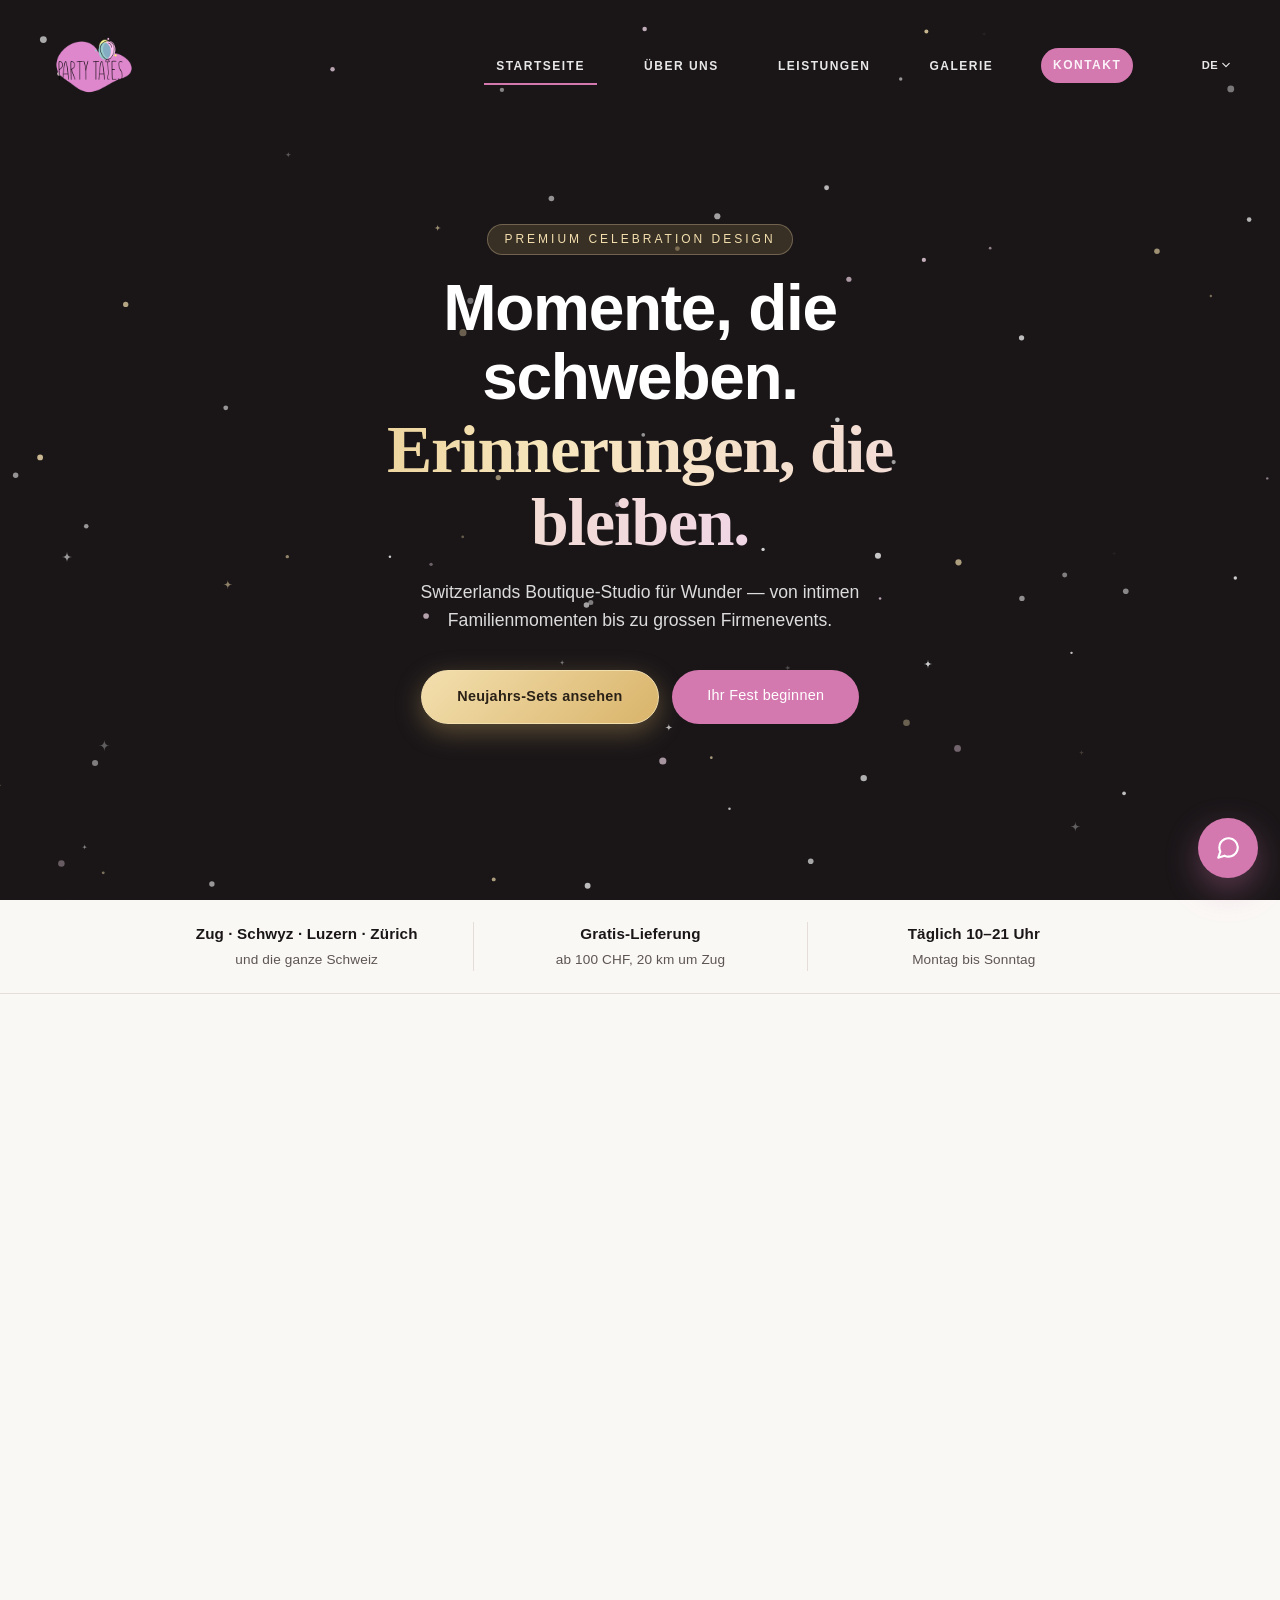
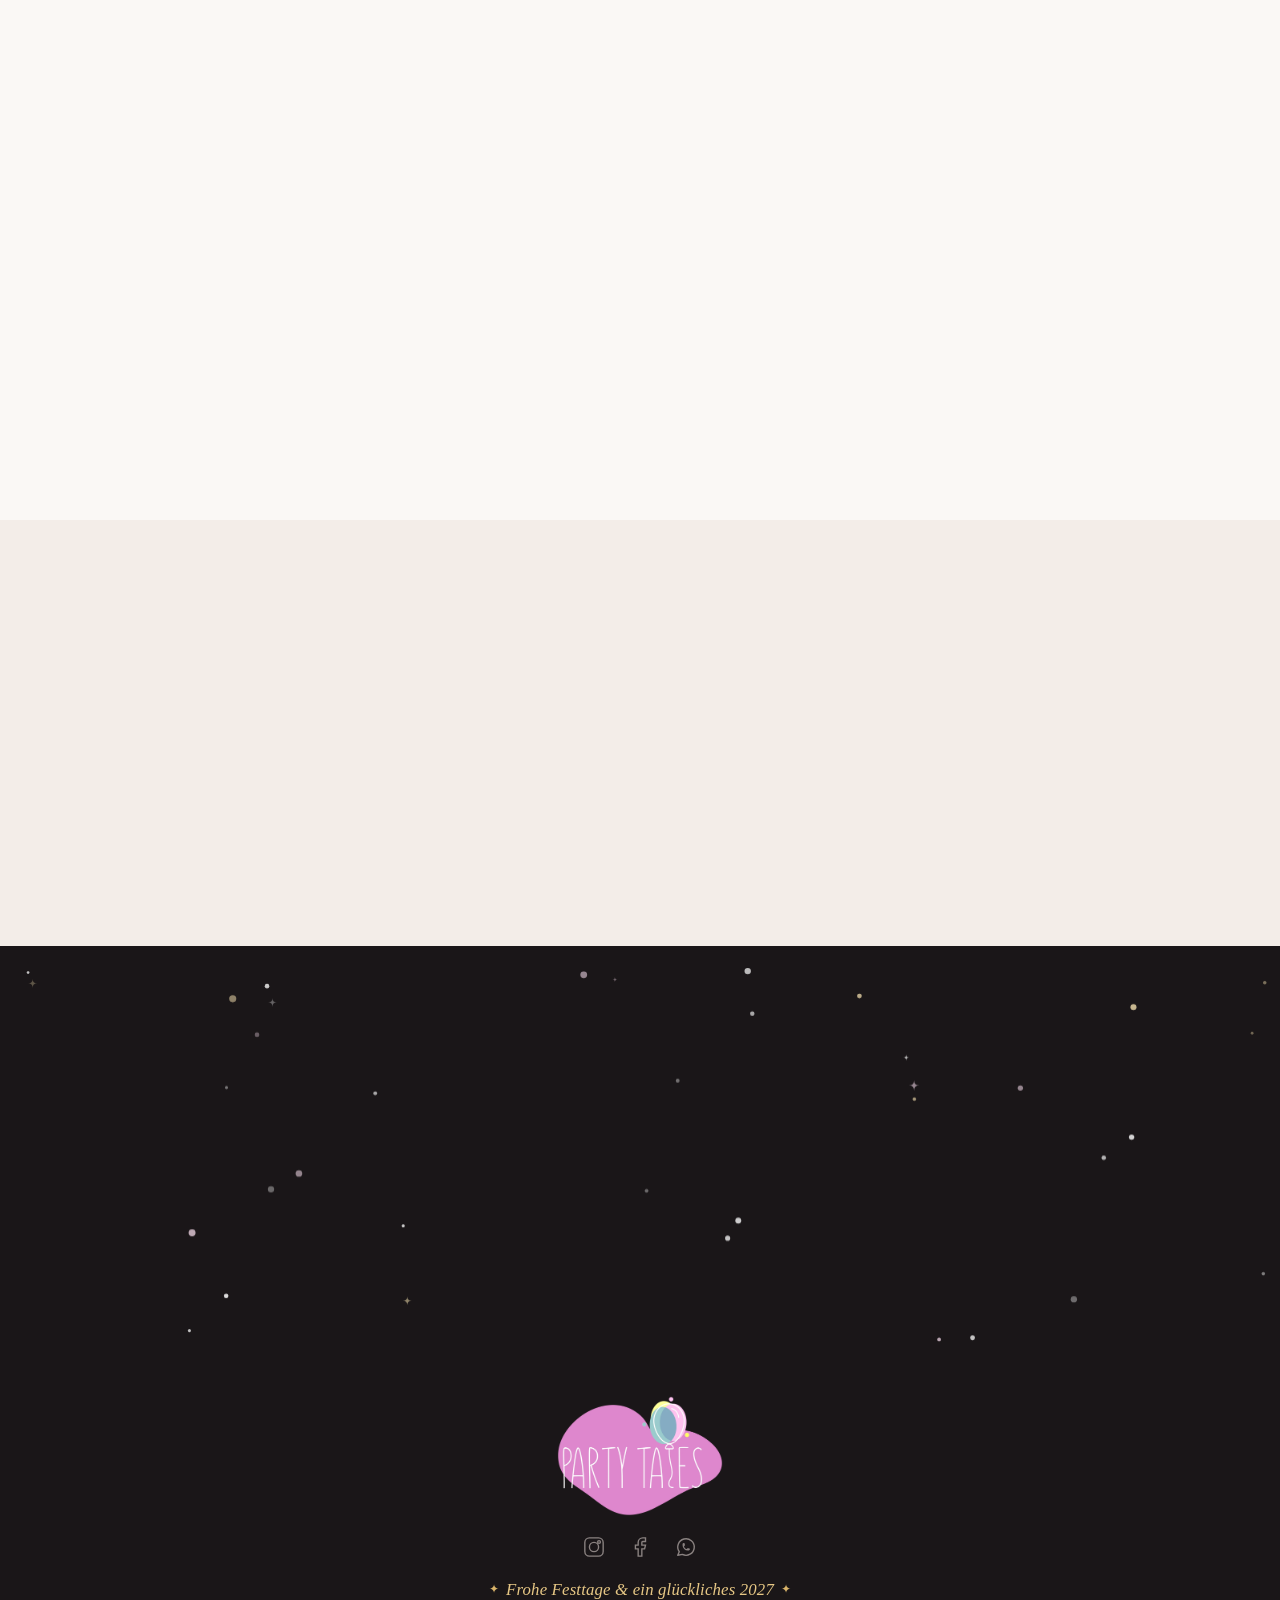
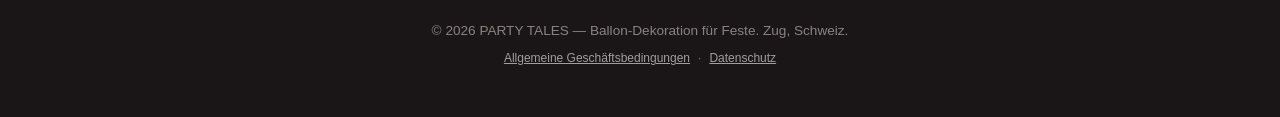
<file: index.html>
<!DOCTYPE html>
<html lang="de">
<head>
  <meta charset="UTF-8">
  <meta name="google" content="notranslate">
  <meta name="robots" content="notranslate">
  <meta name="viewport" content="width=device-width, initial-scale=1.0, viewport-fit=cover">
  <script>document.documentElement.classList.add("js");try{if(sessionStorage.getItem("pt-seen"))document.documentElement.classList.add("pt-seen");sessionStorage.setItem("pt-seen","1")}catch(e){}</script>
  <meta name="description" content="PARTY TALES — Schweizer Boutique-Studio für Ballon-Dekoration. Heliumballons, Fotowände, SurpriseBox. Lieferung in Zug, Luzern, Zürich, Schwyz. Jetzt buchen!" data-i18n-meta="index.meta.desc">
  <meta property="og:title" content="PARTY TALES | Ballon-Dekoration Schweiz — Zug, Luzern, Zürich" data-i18n-meta="index.page.title.full">
  <meta property="og:description" content="Schweizer Boutique-Studio für unvergessliche Ballon-Dekoration. Geburtstage, Hochzeiten, Firmenevents — wir erschaffen das Wunder." data-i18n-meta="index.meta.desc">
  <meta property="og:image" content="https://partytales.ch/images/og-image.jpg">
  <meta property="og:url" content="https://partytales.ch/">
  <meta name="twitter:card" content="summary_large_image">
  <meta property="og:type" content="website">
  <link rel="canonical" href="https://partytales.ch/">
  <link rel="alternate" hreflang="de" href="https://partytales.ch/?lang=de">
  <link rel="alternate" hreflang="ru" href="https://partytales.ch/?lang=ru">
  <link rel="alternate" hreflang="en" href="https://partytales.ch/?lang=en">
  <link rel="alternate" hreflang="x-default" href="https://partytales.ch/">
  <meta http-equiv="Content-Security-Policy" content="default-src 'self' 'unsafe-inline'; style-src 'self' 'unsafe-inline' https://fonts.googleapis.com; img-src 'self' data:; font-src 'self' https://fonts.gstatic.com; media-src 'self'; connect-src 'self' https:">
  <title data-i18n-title="index.page.title.full">PARTY TALES | Ballon-Dekoration Schweiz — Zug, Luzern, Zürich</title>
  <link rel="icon" type="image/png" href="images/logo.png">
  <link rel="preconnect" href="https://fonts.googleapis.com">
  <link rel="preconnect" href="https://fonts.gstatic.com" crossorigin>
  <link rel="preconnect" href="https://party-tales-production.up.railway.app">
  <link rel="dns-prefetch" href="https://party-tales-production.up.railway.app">
  <link rel="preload" as="style" href="https://fonts.googleapis.com/css2?family=Instrument+Sans:wght@300;400;500;600;700&family=Playfair+Display:wght@500;600;700&display=swap" onload="this.onload=null;this.rel='stylesheet'">
  <noscript><link rel="stylesheet" href="https://fonts.googleapis.com/css2?family=Instrument+Sans:wght@300;400;500;600;700&family=Playfair+Display:wght@500;600;700&display=swap"></noscript>
  <link rel="preload" as="image" href="images/logo.webp" fetchpriority="high">
  <link rel="stylesheet" href="css/style.css">
  <script defer src="js/config.js"></script>
  <script defer src="js/i18n.js"></script>
  <script defer src="js/script.js"></script>
  <script defer src="js/chat.js"></script>
  <script defer src="js/newyear.js"></script>
  <script type="application/ld+json">
  {
    "@context": "https://schema.org",
    "@type": "LocalBusiness",
    "name": "PARTY TALES",
    "alternateName": "NS.Balloons",
    "description": "Swiss boutique balloon decoration studio. Premium helium balloons, photo backdrops, personalised decor.",
    "url": "https://partytales.ch/",
    "telephone": "+41 78 314 3032",
    "email": "info@partytales.ch",
    "priceRange": "CHF 50 - 500",
    "address": {
      "@type": "PostalAddress",
      "addressLocality": "Zug",
      "addressRegion": "ZG",
      "addressCountry": "CH"
    },
    "areaServed": [
      { "@type": "City", "name": "Zug" },
      { "@type": "City", "name": "Lucerne" },
      { "@type": "City", "name": "Zurich" },
      { "@type": "City", "name": "Schwyz" }
    ],
    "openingHoursSpecification": [
      { "@type": "OpeningHoursSpecification", "dayOfWeek": ["Monday","Tuesday","Wednesday","Thursday","Friday","Saturday","Sunday"], "opens": "10:00", "closes": "21:00" }
    ],
    "sameAs": [
      "https://www.instagram.com/partytales.ch/",
      "https://www.facebook.com/profile.php?id=61554218107551"
    ],
    "image": "https://partytales.ch/images/og-image.jpg"
  }
  </script>
</head>
<body class="ny-season">

<a href="#main-content" class="skip-link" data-i18n="skip.content">Zum Inhalt springen</a>

<div id="preloader" aria-hidden="true">
  <div class="loader-logo"><img src="images/logo.webp" alt="PARTY TALES" data-i18n-aria="preloader.alt"></div>
</div>

<nav id="navbar" class="nav-hero">
  <a href="index.html" class="logo"><img src="images/logo.webp" alt="PARTY TALES"></a>
  <button class="nav-toggle" id="navToggle" aria-label="Menü" data-i18n-aria="navToggle.aria">
    <span></span><span></span><span></span>
  </button>
  <ul class="nav-links" id="navLinks">
    <li><a href="index.html" class="active" aria-current="page" data-i18n="nav.home">Startseite</a></li>
    <li><a href="about.html" data-i18n="nav.about">Über uns</a></li>
    <li><a href="services.html" data-i18n="nav.services">Leistungen</a></li>
    <li><a href="gallery.html" data-i18n="nav.gallery">Galerie</a></li>
    <li><a href="contacts.html" class="btn btn-primary nav-contact-btn" data-i18n="nav.contact">Kontakt</a></li>
    <li class="lang-item">
      <select class="lang-select" id="langSelect">
        <option value="de">DE</option>
        <option value="ru">RU</option>
        <option value="en">EN</option>
      </select>
    </li>
  </ul>
</nav>

<main id="main-content">
<section class="hero">
  <div class="hero-video-bg" id="heroVideoBg">
    <div class="hero-video-wrapper">
      <video class="hero-video-single" id="heroVideoSingle" muted playsinline preload="metadata"></video>
      <div class="hero-video-grid" id="heroVideoGrid">
        <video class="hero-video" id="heroVideo0" data-slot="0" muted playsinline preload="metadata"></video>
        <video class="hero-video" id="heroVideo1" data-slot="1" muted playsinline preload="metadata"></video>
        <video class="hero-video" id="heroVideo2" data-slot="2" muted playsinline preload="metadata"></video>
      </div>
    </div>
    <div class="hero-video-overlay"></div>
  </div>
  <!-- Новогодняя заставка (сезон 2026/27). Чтобы вернуть видео — удалить этот блок. -->
  <div class="hero-ny-bg" id="heroNewYear" aria-hidden="true">
    <div class="hero-ny-col"><img src="images/hero-newyear/ny-1.webp" alt="" width="750" height="1000" fetchpriority="high"><img src="images/hero-newyear/ny-2.webp" alt="" width="750" height="1000" loading="lazy"><img src="images/hero-newyear/ny-3.webp" alt="" width="750" height="1000" loading="lazy"></div>
    <div class="hero-ny-col"><img src="images/hero-newyear/ny-4.webp" alt="" width="750" height="1000" fetchpriority="high"><img src="images/hero-newyear/ny-5.webp" alt="" width="750" height="1000" loading="lazy"><img src="images/hero-newyear/ny-6.webp" alt="" width="750" height="1000" loading="lazy"></div>
    <div class="hero-ny-col"><img src="images/hero-newyear/ny-7.webp" alt="" width="750" height="1000" fetchpriority="high"><img src="images/hero-newyear/ny-8.webp" alt="" width="750" height="1000" loading="lazy"><img src="images/hero-newyear/ny-9.webp" alt="" width="750" height="1000" loading="lazy"></div>
  </div>
  <div class="hero-content">
    <div class="hero-eyebrow" data-i18n="index.hero.eyebrow">Premium celebration design</div>
    <h1 data-i18n="index.hero.title">Moments that float.<br><span class="hero-emphasis">Memories that last.</span></h1>
    <p data-i18n="index.hero.desc">Switzerland's boutique studio for wonder-filled celebrations. From intimate family moments to grand corporate affairs.</p>
    <div class="hero-buttons">
      <a href="gallery.html?filter=newyear" class="btn btn-newyear magnetic" data-i18n="index.hero.btnNewYear">Neujahrs-Sets ansehen</a>
      <a href="contacts.html" class="btn btn-primary magnetic" data-i18n="index.hero.btn1">Begin your celebration</a>
    </div>
  </div>
</section>

<div class="facts-strip">
  <ul>
    <li><strong data-i18n="index.facts.area.title">Zug · Schwyz · Luzern · Zürich</strong><span data-i18n="index.facts.area.desc">und die ganze Schweiz</span></li>
    <li><strong data-i18n="index.facts.delivery.title">Gratis-Lieferung</strong><span data-i18n="index.facts.delivery.desc">ab 100 CHF, 20 km um Zug</span></li>
    <li><strong data-i18n="index.facts.hours.title">Täglich 10–21 Uhr</strong><span data-i18n="index.facts.hours.desc">Montag bis Sonntag</span></li>
  </ul>
</div>

<section id="experience">
  <div class="container text-center">
    <div class="section-label reveal" data-i18n="index.experience.label">The experience</div>
    <h2 class="section-title reveal" data-i18n="index.experience.title">We design <span class="hero-emphasis">the moment they'll never forget.</span></h2>
    <p class="section-desc mx-auto reveal" data-i18n="index.experience.desc" style="margin-bottom:3.5rem">Every celebration is a story waiting to be told. Here's how we write yours.</p>
    <div class="experience-grid reveal-stagger">
      <div class="experience-item">
        <div class="experience-icon">
          <svg viewBox="0 0 48 48" fill="none">
            <circle cx="24" cy="24" r="18" stroke="currentColor" stroke-width="1.5" fill="none"/>
            <path d="M16 24l6 6 10-10" stroke="currentColor" stroke-width="2" stroke-linecap="round" stroke-linejoin="round"/>
          </svg>
        </div>
        <h3 data-i18n="index.experience.card1.title">The moment they see it.</h3>
        <p data-i18n="index.experience.card1.desc">That gasp. That wide-eyed wonder. That's what we design for. Every balloon, every arch, every detail — crafted to create the exact reaction you've been imagining.</p>
      </div>
      <div class="experience-item">
        <div class="experience-icon">
          <svg viewBox="0 0 48 48" fill="none">
            <path d="M8 28c0 0 8-12 16-12s16 12 16 12" stroke="currentColor" stroke-width="1.5" stroke-linecap="round" fill="none"/>
            <path d="M8 28c0 0 8 12 16 12s16-12 16-12" stroke="currentColor" stroke-width="1.5" stroke-linecap="round" fill="none"/>
            <circle cx="24" cy="24" r="3" fill="currentColor"/>
          </svg>
        </div>
        <h3 data-i18n="index.experience.card2.title">You relax. We deliver.</h3>
        <p data-i18n="index.experience.card2.desc">Swiss punctuality meets creative precision. We arrive before your guests, set up while you get ready, and disappear without a trace — leaving only the magic behind.</p>
      </div>
      <div class="experience-item">
        <div class="experience-icon">
          <svg viewBox="0 0 48 48" fill="none">
            <rect x="8" y="12" width="32" height="28" rx="3" stroke="currentColor" stroke-width="1.5" fill="none"/>
            <path d="M20 28l4 4 8-8" stroke="currentColor" stroke-width="2" stroke-linecap="round" stroke-linejoin="round"/>
            <circle cx="16" cy="20" r="2" fill="currentColor"/>
            <circle cx="22" cy="20" r="2" fill="currentColor"/>
            <circle cx="28" cy="20" r="2" fill="currentColor"/>
          </svg>
        </div>
        <h3 data-i18n="index.experience.card3.title">Crafted, not assembled.</h3>
        <p data-i18n="index.experience.card3.desc">No templates. No shortcuts. Every design is sketched, sourced and built for your space, your style, your story. Premium materials. White-glove service. Every time.</p>
      </div>
    </div>
  </div>
</section>

<section id="services" class="bg-soft">
  <div class="container text-center">
    <div class="section-label reveal" data-i18n="index.services.label">Our craft</div>
    <h2 class="section-title reveal" data-i18n="index.services.title">Three ways to make <span class="hero-emphasis">their eyes light up.</span></h2>
    <p class="section-desc mx-auto reveal" data-i18n="index.services.desc" style="margin-bottom:3rem">From the grand entrance to the tiny detail — each service is designed to create one thing: wonder. Scroll to explore.</p>
    <div class="services-preview-grid">
      <a href="services.html" class="service-preview-card reveal">
        <div class="service-preview-icon">
          <svg viewBox="0 0 48 48" fill="none">
            <rect x="8" y="12" width="32" height="26" rx="3" stroke="currentColor" stroke-width="1.5" fill="none"/>
            <rect x="14" y="18" width="20" height="14" rx="2" fill="currentColor" opacity="0.15"/>
            <circle cx="24" cy="25" r="5" fill="currentColor" opacity="0.3"/>
            <path d="M16 12L24 7L32 12" stroke="currentColor" stroke-width="1.5" stroke-linecap="round" stroke-linejoin="round" fill="none"/>
            <path d="M24 7V12" stroke="currentColor" stroke-width="1.5" stroke-linecap="round"/>
          </svg>
        </div>
        <div class="service-preview-body">
          <span class="service-preview-tag" data-i18n="index.services.preview.tag1">SurpriseBox</span>
          <h3 data-i18n="index.services.card1.title">SurpriseBox</h3>
          <p class="service-preview-summary" data-i18n="index.services.preview.desc1">Eine Box voller Überraschungen – mit Ballons, Schleife und persönlicher Nachricht.</p>
          <span class="service-preview-cta" data-i18n="index.services.preview.more">Mehr erfahren &rarr;</span>
        </div>
      </a>
      <a href="services.html" class="service-preview-card reveal">
        <div class="service-preview-icon">
          <svg viewBox="0 0 48 48" fill="none">
            <circle cx="24" cy="22" r="10" stroke="currentColor" stroke-width="1.5" fill="none"/>
            <circle cx="24" cy="22" r="4" fill="currentColor"/>
            <circle cx="16" cy="14" r="3" fill="currentColor" opacity="0.5"/>
            <circle cx="32" cy="14" r="3" fill="currentColor" opacity="0.5"/>
            <circle cx="24" cy="36" r="4" fill="currentColor" opacity="0.4"/>
            <path d="M20 40L24 44L28 40" stroke="currentColor" stroke-width="1.5" stroke-linecap="round" stroke-linejoin="round" fill="none"/>
          </svg>
        </div>
        <div class="service-preview-body">
          <span class="service-preview-tag" data-i18n="index.services.preview.tag2">Ballons für Jungen</span>
          <h3 data-i18n="index.services.card2.title">Ballons für Jungen</h3>
          <p class="service-preview-summary" data-i18n="index.services.preview.desc2">Bunte Ballonkompositionen für kleine Abenteurer – fröhlich und voller Leben.</p>
          <span class="service-preview-cta" data-i18n="index.services.preview.more">Mehr erfahren &rarr;</span>
        </div>
      </a>
      <a href="services.html" class="service-preview-card reveal">
        <div class="service-preview-icon">
          <svg viewBox="0 0 48 48" fill="none">
            <rect x="6" y="10" width="36" height="30" rx="3" stroke="currentColor" stroke-width="1.5" fill="none"/>
            <line x1="6" y1="18" x2="42" y2="18" stroke="currentColor" stroke-width="1.5" opacity="0.3"/>
            <circle cx="14" cy="14" r="2" fill="currentColor" opacity="0.4"/>
            <circle cx="24" cy="14" r="2" fill="currentColor" opacity="0.4"/>
            <circle cx="34" cy="14" r="2" fill="currentColor" opacity="0.4"/>
            <path d="M14 26L24 32L34 26" stroke="currentColor" stroke-width="1.5" stroke-linecap="round" stroke-linejoin="round" fill="none"/>
          </svg>
        </div>
        <div class="service-preview-body">
          <span class="service-preview-tag" data-i18n="index.services.preview.tag3">Balloons ceiling</span>
          <h3 data-i18n="index.services.card3.title">Balloons ceiling</h3>
          <p class="service-preview-summary" data-i18n="index.services.preview.desc3">Latex- und Folienballons für atemberaubende Deckeninstallationen.</p>
          <span class="service-preview-cta" data-i18n="index.services.preview.more">Mehr erfahren &rarr;</span>
        </div>
      </a>
      <a href="services.html" class="service-preview-card reveal">
        <div class="service-preview-icon">
          <svg viewBox="0 0 48 48" fill="none">
            <path d="M24 40C24 40 8 30 8 18.5C8 13 12 9 17 9C20.5 9 23 11 24 13C25 11 27.5 9 31 9C36 9 40 13 40 18.5C40 30 24 40 24 40Z" stroke="currentColor" stroke-width="1.5" stroke-linejoin="round" fill="currentColor" fill-opacity="0.12"/>
            <path d="M24 14L24 9" stroke="currentColor" stroke-width="1.5" stroke-linecap="round"/>
          </svg>
        </div>
        <div class="service-preview-body">
          <span class="service-preview-tag" data-i18n="index.services.preview.tag4">Alles aus Liebe</span>
          <h3 data-i18n="index.services.card4.title">Alles aus Liebe</h3>
          <p class="service-preview-summary" data-i18n="index.services.preview.desc4">Eine herzliche Ballonkomposition, die Liebe und Zuneigung ausdrückt.</p>
          <span class="service-preview-cta" data-i18n="index.services.preview.more">Mehr erfahren &rarr;</span>
        </div>
      </a>
    </div>
    <a href="services.html" class="btn btn-primary reveal" style="margin-top:2.8rem" data-i18n="index.services.btn">Alle Leistungen</a>
  </div>
</section>

<section id="how-it-works">
  <div class="container text-center">
    <div class="section-label reveal" data-i18n="index.how.label">So funktioniert's</div>
    <h2 class="section-title reveal" data-i18n="index.how.title">Von der Idee <span class="hero-emphasis">zum Staunen &mdash; in drei Schritten.</span></h2>
    <div class="how-grid">
      <div class="how-step reveal">
        <span class="how-step-num" aria-hidden="true">01</span>
        <h3 data-i18n="index.how.step1.title">Sie erzählen uns Ihre Idee</h3>
        <p data-i18n="index.how.step1.desc">Anfrage über das Formular, WhatsApp oder Telefon &mdash; Datum, Ort und Anlass genügen für den Anfang.</p>
      </div>
      <div class="how-step reveal">
        <span class="how-step-num" aria-hidden="true">02</span>
        <h3 data-i18n="index.how.step2.title">Wir entwerfen und planen</h3>
        <p data-i18n="index.how.step2.desc">Sie erhalten einen persönlichen Entwurf mit Materialien und Preis &mdash; abgestimmt auf Ihren Raum und Ihren Stil.</p>
      </div>
      <div class="how-step reveal">
        <span class="how-step-num" aria-hidden="true">03</span>
        <h3 data-i18n="index.how.step3.title">Wir liefern und zaubern</h3>
        <p data-i18n="index.how.step3.desc">Am grossen Tag kommen wir vor den Gästen, bauen alles auf und verschwinden spurlos &mdash; nur das Staunen bleibt.</p>
      </div>
    </div>
  </div>
</section>

<section id="gallery">
  <div class="container text-center">
    <div class="section-label reveal" data-i18n="index.gallery.label">Portfolio</div>
    <h2 class="section-title reveal" data-i18n="index.gallery.title">As seen in <span class="hero-emphasis">our portfolio.</span></h2>
    <p class="section-desc mx-auto reveal" data-i18n="index.gallery.desc" style="margin-bottom:2.5rem">Every project tells a different story. Here are a few of our favourites — from intimate family celebrations to large-scale corporate events.</p>
    <div class="gallery-grid">
      <div class="gallery-item reveal gallery-item-featured" style="--i:0">
        <img src="images/gallery/IMG_0312.webp" alt="Fotowand" loading="lazy" width="900" height="1200" data-i18n-aria="index.gallery.label1">
        <div class="gallery-item-overlay">
          <span class="gallery-item-label" data-i18n="index.gallery.label1">Photo backdrop</span>
          <span class="gallery-item-arrow">
            <svg viewBox="0 0 24 24" fill="none" stroke="currentColor" stroke-width="2">
              <path d="M5 12h14M12 5l7 7-7 7" stroke-linecap="round" stroke-linejoin="round"/>
            </svg>
          </span>
        </div>
      </div>
      <div class="gallery-item reveal" style="--i:1">
        <img src="images/gallery/IMG_1255.webp" alt="Ballondekoration" loading="lazy" width="800" height="600" data-i18n-aria="index.gallery.label2">
        <div class="gallery-item-overlay">
          <span class="gallery-item-label" data-i18n="index.gallery.label2">Balloon decor</span>
          <span class="gallery-item-arrow">
            <svg viewBox="0 0 24 24" fill="none" stroke="currentColor" stroke-width="2">
              <path d="M5 12h14M12 5l7 7-7 7" stroke-linecap="round" stroke-linejoin="round"/>
            </svg>
          </span>
        </div>
      </div>
      <div class="gallery-item reveal" style="--i:2">
        <img src="images/gallery/IMG_4208.webp" alt="Komposition" loading="lazy" width="800" height="600" data-i18n-aria="index.gallery.label3">
        <div class="gallery-item-overlay">
          <span class="gallery-item-label" data-i18n="index.gallery.label3">Composition</span>
          <span class="gallery-item-arrow">
            <svg viewBox="0 0 24 24" fill="none" stroke="currentColor" stroke-width="2">
              <path d="M5 12h14M12 5l7 7-7 7" stroke-linecap="round" stroke-linejoin="round"/>
            </svg>
          </span>
        </div>
      </div>
      <div class="gallery-item reveal" style="--i:3">
        <img src="images/gallery/IMG_7201.webp" alt="Gestaltung" loading="lazy" width="800" height="600" data-i18n-aria="index.gallery.label4">
        <div class="gallery-item-overlay">
          <span class="gallery-item-label" data-i18n="index.gallery.label4">Design</span>
          <span class="gallery-item-arrow">
            <svg viewBox="0 0 24 24" fill="none" stroke="currentColor" stroke-width="2">
              <path d="M5 12h14M12 5l7 7-7 7" stroke-linecap="round" stroke-linejoin="round"/>
            </svg>
          </span>
        </div>
      </div>
    </div>
    <a href="gallery.html" class="btn btn-outline reveal" style="margin-top:2.5rem" data-i18n="index.gallery.btn">View full portfolio</a>
  </div>
</section>

<section id="testimonials" class="bg-alt">
  <div class="container">
    <div class="section-label text-center reveal" data-i18n="index.testimonials.label">Customer stories</div>
    <h2 class="section-title text-center reveal" data-i18n="index.testimonials.title">People <span class="hero-emphasis">remember how you made them feel.</span></h2>
    <!-- Reviews are loaded dynamically from the backend (/api/reviews) and
         managed from the Telegram bot. -->
    <div class="testimonials-slider" id="testimonialSlider" tabindex="0"></div>
    <div class="text-center reveal" style="margin-top:2.5rem">
      <button class="btn btn-outline" id="reviewBtn" data-i18n="index.testimonials.write">Write a review</button>
      <br>
      <a class="testimonials-google" href="https://www.google.com/maps/search/?api=1&amp;query=PARTY%20TALES%20Zug" target="_blank" rel="noopener">
        <svg viewBox="0 0 24 24" fill="none" stroke="currentColor" stroke-width="2" stroke-linecap="round">
          <path d="M21 10c0 7-9 13-9 13s-9-6-9-13a9 9 0 0 1 18 0z"/>
          <circle cx="12" cy="10" r="3"/>
        </svg>
        <span data-i18n="index.testimonials.google">Finden Sie uns auf Google Maps</span>
      </a>
    </div>
  </div>
</section>

<!-- Review Modal -->
<div class="modal-overlay" id="reviewModal">
  <div class="modal" role="dialog" aria-modal="true" aria-labelledby="reviewModalTitle">
    <button class="modal-close" id="reviewModalClose" aria-label="Close" data-i18n-aria="lightbox.close">&times;</button>
    <h3 class="modal-title" id="reviewModalTitle" data-i18n="index.review.title">Leave a review</h3>
    <form id="reviewForm" novalidate>
      <div class="form-group">
        <label for="reviewName" data-i18n="index.review.name">Your name</label>
        <input type="text" id="reviewName" required autocomplete="name" oninput="this.value = this.value.replace(/(^|\s)\S/g, l => l.toUpperCase())">
      </div>
      <div class="form-group">
        <label data-i18n="index.review.rating">Rating</label>
        <div class="star-rating" id="starRating">
          <span class="star" data-value="1">&#9733;</span>
          <span class="star" data-value="2">&#9733;</span>
          <span class="star" data-value="3">&#9733;</span>
          <span class="star" data-value="4">&#9733;</span>
          <span class="star" data-value="5">&#9733;</span>
        </div>
        <input type="hidden" id="reviewRating" value="5">
      </div>
      <div class="form-group">
        <label for="reviewText" data-i18n="index.review.text">Your review</label>
        <textarea id="reviewText" rows="4" required></textarea>
      </div>
      <div class="form-group form-consent">
        <label class="consent-check" for="reviewConsent">
          <input type="checkbox" id="reviewConsent" required aria-describedby="reviewConsentError">
          <span class="consent-box" aria-hidden="true"></span>
          <span class="consent-text" data-i18n="index.review.consent">I have read the <a href="privacy.html" target="_blank" rel="noopener">Privacy Policy</a> and agree that my name and review are published on the website.</span>
        </label>
        <div class="form-error" id="reviewConsentError" data-i18n="contacts.form.consent.error">Please confirm your consent</div>
      </div>
      <button type="submit" class="btn btn-primary" data-i18n="index.review.submit">Send review</button>
    </form>
  </div>
</div>

<section id="cta-final">
  <div class="cta-final-inner">
    <div class="section-label reveal" data-i18n="index.cta.label">Let's create</div>
    <h2 class="cta-final-title reveal" data-i18n="index.cta.title">Ready to create <span class="hero-emphasis">something unforgettable?</span></h2>
    <p class="cta-final-desc reveal" data-i18n="index.cta.desc">Describe your vision. We'll bring it to life with Swiss precision and creative passion.</p>
    <div class="cta-final-buttons reveal">
      <a href="contacts.html" class="btn btn-primary btn-lg magnetic" data-i18n="index.cta.btn1">Start your journey</a>
      <a href="https://wa.me/message/LN7LBQU5QT4QI1" target="_blank" rel="noopener" class="btn btn-outline-light btn-lg magnetic" data-i18n="index.cta.btn2">Message us on WhatsApp</a>
    </div>
  </div>
</section>

<!-- Lightbox -->
<div class="lightbox" id="lightbox" role="dialog" aria-modal="true" aria-label="Image viewer" data-i18n-aria="lightbox.aria">
  <button type="button" class="lightbox-close" aria-label="Close" data-i18n-aria="lightbox.close">&times;</button>
  <button type="button" class="lightbox-prev" aria-label="Previous" data-i18n-aria="lightbox.prev">&#10094;</button>
  <button type="button" class="lightbox-next" aria-label="Next" data-i18n-aria="lightbox.next">&#10095;</button>
  <img class="lightbox-content" id="lightboxImg" alt="Фото" data-i18n-aria="gallery.img.alt">
  <div class="lightbox-caption" id="lightboxCaption"></div>
</div>
</main>
<footer>
  <a href="index.html" class="logo"><img src="images/logo-footer.webp" alt="PARTY TALES" width="828" height="598"></a>
  <div class="social-links">
    <a href="https://www.instagram.com/partytales.ch/" target="_blank" rel="noopener" aria-label="Instagram">
      <svg viewBox="0 0 24 24" fill="none" stroke="currentColor" stroke-width="1.5">
        <rect x="2" y="2" width="20" height="20" rx="5"/>
        <circle cx="12" cy="12" r="5"/>
        <circle cx="17.5" cy="6.5" r="1.5"/>
      </svg>
    </a>
    <a href="https://www.facebook.com/profile.php?id=61554218107551" target="_blank" rel="noopener" aria-label="Facebook">
      <svg viewBox="0 0 24 24" fill="none" stroke="currentColor" stroke-width="1.5">
        <path d="M18 2h-3a5 5 0 0 0-5 5v3H7v4h3v8h4v-8h3l1-4h-4V7a1 1 0 0 1 1-1h3V2z"/>
      </svg>
    </a>
    <a href="https://wa.me/message/LN7LBQU5QT4QI1" target="_blank" rel="noopener" aria-label="WhatsApp">
      <svg viewBox="0 0 24 24" fill="none" stroke="currentColor" stroke-width="1.5" stroke-linecap="round" stroke-linejoin="round">
        <path d="M3 21l1.65-3.8a9 9 0 1 1 3.4 2.9L3 21"/>
        <path d="M9 10a.5.5 0 0 0 1 0V9a.5.5 0 0 0-1 0v1a5 5 0 0 0 5 5h1a.5.5 0 0 0 0-1h-1a.5.5 0 0 0 0 1"/>
      </svg>
    </a>
  </div>
  <p class="ny-greeting" data-i18n="ny.greeting">Frohe Festtage &amp; ein glückliches 2027</p>
  <p data-i18n="footer.copyright">&copy; 2026 PARTY TALES &mdash; Ballon-Dekoration für Feste. Zug, Schweiz.</p>
  <p class="footer-terms"><a href="terms.html" class="footer-terms-link" data-i18n="footer.terms">Allgemeine Geschäftsbedingungen</a><span class="footer-terms-sep" aria-hidden="true">&middot;</span><a href="privacy.html" class="footer-terms-link" data-i18n="footer.privacy">Datenschutz</a></p>
</footer>

<button class="back-to-top" id="backToTop" aria-label="Nach oben" data-i18n-aria="backToTop.aria">
  <svg viewBox="0 0 24 24" fill="none" stroke="currentColor" stroke-width="2.5">
    <path d="M18 15L12 9L6 15" stroke-linecap="round" stroke-linejoin="round"/>
  </svg>
</button>

<div class="toast" id="toast" aria-live="polite">
  <span class="toast-icon" aria-hidden="true">
    <svg viewBox="0 0 24 24" fill="none" stroke="currentColor" stroke-width="2.5">
      <circle cx="12" cy="12" r="10"/>
      <path d="M16 10l-4.5 4.5L8 11" stroke-linecap="round" stroke-linejoin="round"/>
    </svg>
  </span>
  <span class="toast-text" data-i18n="toast.default">Danke! Wir melden uns in Kürze bei Ihnen.</span>
</div>

</body>
</html>
</file>
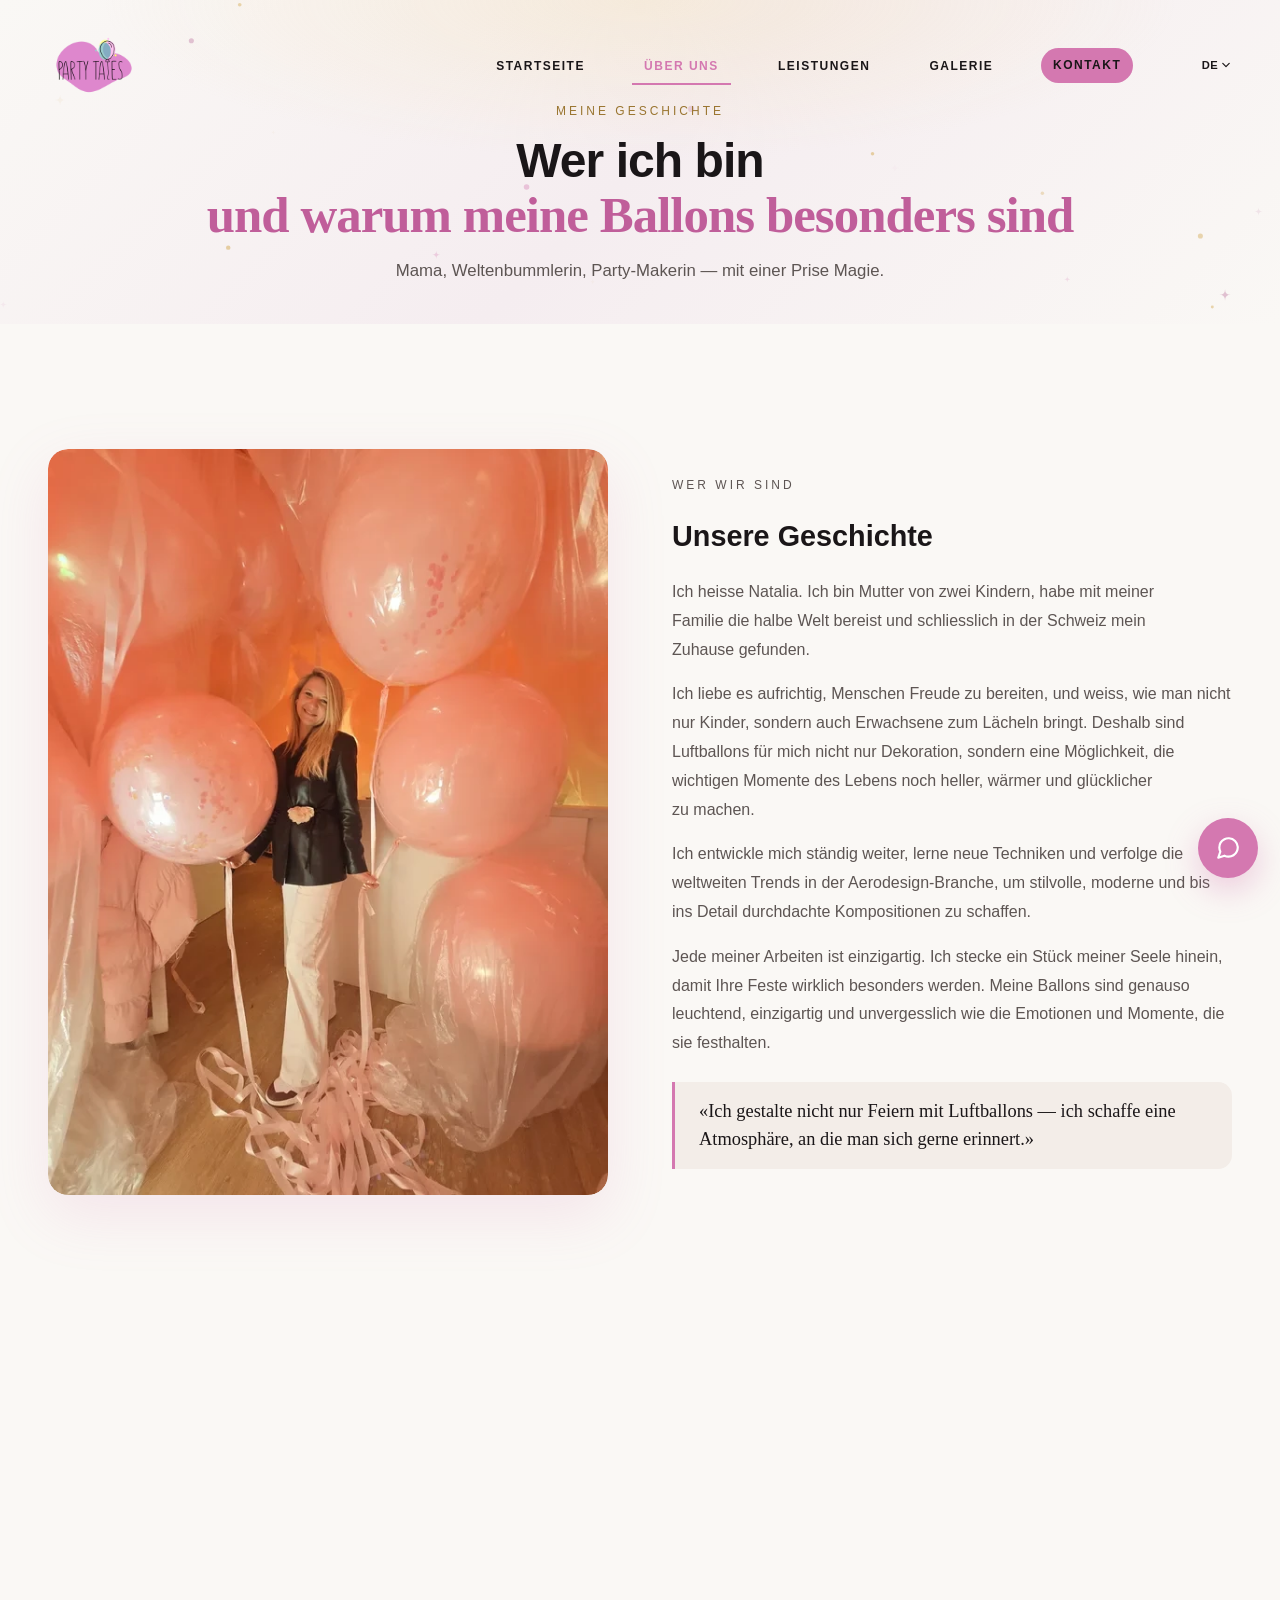
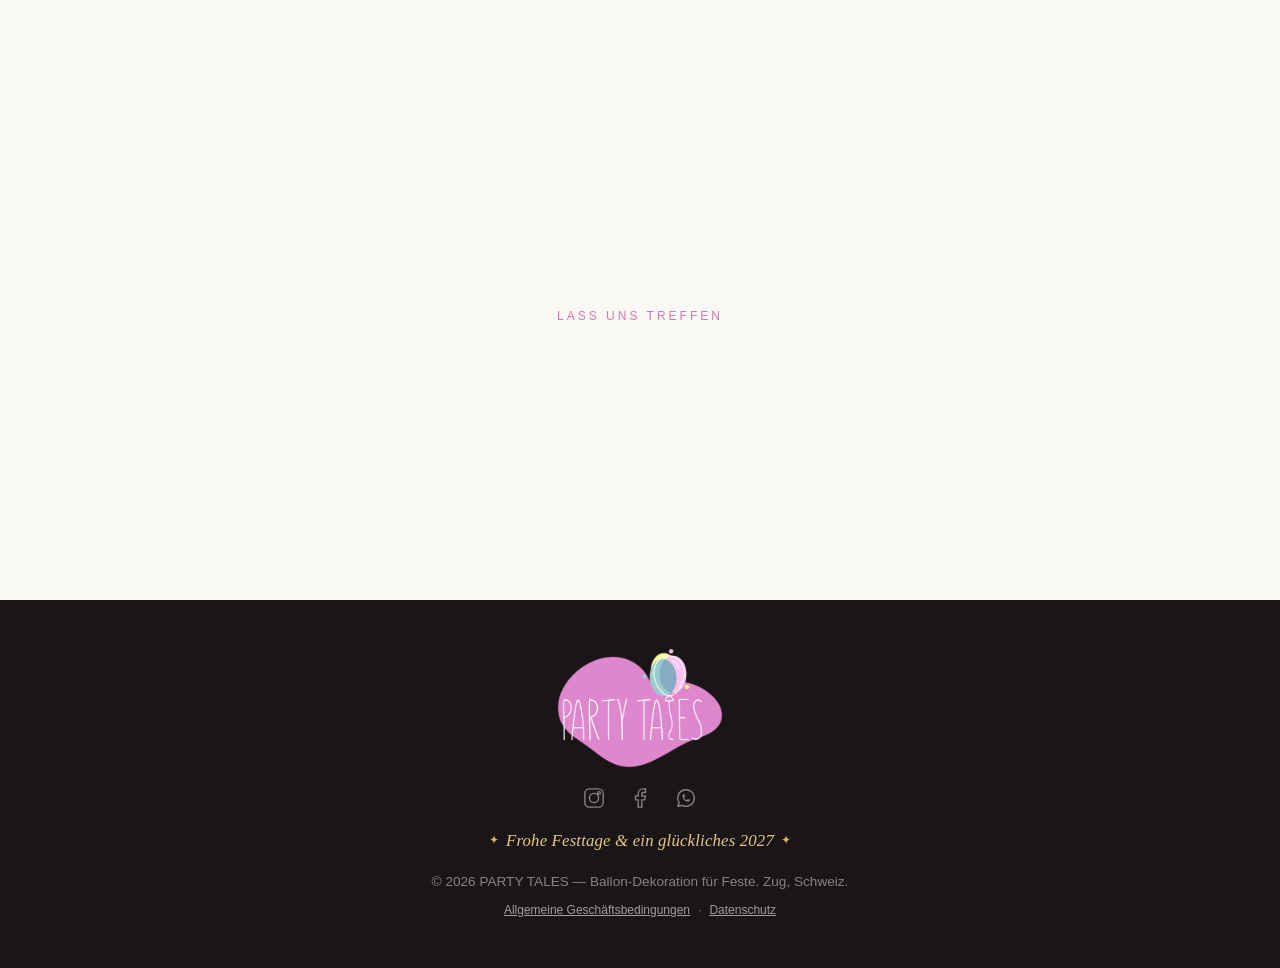
<file: about.html>
<!DOCTYPE html>
<html lang="de">
<head>
  <meta charset="UTF-8">
  <meta name="google" content="notranslate">
  <meta name="robots" content="notranslate">
  <meta name="viewport" content="width=device-width, initial-scale=1.0, viewport-fit=cover">
  <script>document.documentElement.classList.add("js");try{if(sessionStorage.getItem("pt-seen"))document.documentElement.classList.add("pt-seen");sessionStorage.setItem("pt-seen","1")}catch(e){}</script>
  <meta name="description" content="Lernen Sie Natalia kennen — die Gründerin von PARTY TALES. Ballon-Dekoration mit Leidenschaft in Zug, Luzern, Zürich. Jetzt buchen!" data-i18n-meta="about.meta.desc">
  <meta property="og:title" content="Über uns | PARTY TALES — Ballon-Dekoration in Zug, Schweiz" data-i18n-meta="about.page.title.full">
  <meta property="og:description" content="PARTY TALES — zwei Mamas mit Leidenschaft für Ballon-Dekoration in der Schweiz. Hochzeit, Geburtstag, Firmenevent." data-i18n-meta="about.meta.desc">
  <meta property="og:image" content="https://partytales.ch/images/og-image.jpg">
  <meta property="og:url" content="https://partytales.ch/about.html">
  <meta name="twitter:card" content="summary_large_image">
  <meta property="og:type" content="website">
  <link rel="canonical" href="https://partytales.ch/about.html">
  <link rel="alternate" hreflang="de" href="https://partytales.ch/about.html?lang=de">
  <link rel="alternate" hreflang="ru" href="https://partytales.ch/about.html?lang=ru">
  <link rel="alternate" hreflang="en" href="https://partytales.ch/about.html?lang=en">
  <link rel="alternate" hreflang="x-default" href="https://partytales.ch/about.html">
  <meta http-equiv="Content-Security-Policy" content="default-src 'self' 'unsafe-inline'; style-src 'self' 'unsafe-inline' https://fonts.googleapis.com; img-src 'self' data:; font-src 'self' https://fonts.gstatic.com; media-src 'self'; connect-src 'self' https:">
  <title data-i18n-title="about.page.title.full">Über uns | PARTY TALES</title>
  <link rel="icon" type="image/png" href="images/logo.png">
  <link rel="preconnect" href="https://fonts.googleapis.com">
  <link rel="preconnect" href="https://fonts.gstatic.com" crossorigin>
  <link rel="preconnect" href="https://party-tales-production.up.railway.app">
  <link rel="dns-prefetch" href="https://party-tales-production.up.railway.app">
  <link rel="preload" as="style" href="https://fonts.googleapis.com/css2?family=Instrument+Sans:wght@300;400;500;600;700&family=Playfair+Display:wght@500;600;700&display=swap" onload="this.onload=null;this.rel='stylesheet'">
  <noscript><link rel="stylesheet" href="https://fonts.googleapis.com/css2?family=Instrument+Sans:wght@300;400;500;600;700&family=Playfair+Display:wght@500;600;700&display=swap"></noscript>
  <link rel="preload" as="image" href="images/logo.webp" fetchpriority="high">
  <link rel="stylesheet" href="css/style.css">
  <script defer src="js/config.js"></script>
  <script defer src="js/i18n.js"></script>
  <script defer src="js/script.js"></script>
  <script defer src="js/chat.js"></script>
  <script defer src="js/newyear.js"></script>
</head>
<body class="ny-season">

<a href="#main-content" class="skip-link" data-i18n="skip.content">Zum Inhalt springen</a>

<div id="preloader" aria-hidden="true">
  <div class="loader-logo"><img src="images/logo.webp" alt="PARTY TALES" data-i18n-aria="preloader.alt"></div>
</div>

<nav id="navbar">
  <a href="index.html" class="logo"><img src="images/logo.webp" alt="PARTY TALES"></a>
  <button class="nav-toggle" id="navToggle" aria-label="Menü" data-i18n-aria="navToggle.aria">
    <span></span><span></span><span></span>
  </button>
  <ul class="nav-links" id="navLinks">
    <li><a href="index.html" data-i18n="nav.home">Startseite</a></li>
    <li><a href="about.html" class="active" aria-current="page" data-i18n="nav.about">Über uns</a></li>
    <li><a href="services.html" data-i18n="nav.services">Leistungen</a></li>
    <li><a href="gallery.html" data-i18n="nav.gallery">Galerie</a></li>
    <li><a href="contacts.html" class="btn btn-primary nav-contact-btn" data-i18n="nav.contact">Kontakt</a></li>
    <li class="lang-item">
      <select class="lang-select" id="langSelect">
        <option value="de">DE</option>
        <option value="ru">RU</option>
        <option value="en">EN</option>
      </select>
    </li>
  </ul>
</nav>

<main id="main-content">
<section class="page-hero page-hero-sm">
  <div class="page-hero-eyebrow" data-i18n="about.page.eyebrow">Meine Geschichte</div>
   <h1 data-i18n="about.page.title">Wer ich bin<br><span class="hero-emphasis">und warum meine Ballons besonders sind</span></h1>
  <p class="page-hero-desc" data-i18n="about.page.desc">Mama, Weltenbummlerin, Party-Makerin — mit einer Prise Magie.</p>
</section>

<section>
  <div class="container">
    <div class="about-grid">
      <div class="about-image reveal">
        <img src="images/about-natalia.webp" alt="Natalia" class="about-photo" loading="lazy" width="600" height="450">
      </div>
      <div class="about-text reveal">
        <p class="section-label" data-i18n="about.story.label">Wer wir sind</p>
        <h3 data-i18n="about.story.heading">Unsere Geschichte</h3>
        <p data-i18n="about.story.text1">Ich heisse Natalia. Ich bin Mutter von zwei Kindern, habe mit meiner Familie die halbe Welt bereist und schliesslich in der Schweiz mein Zuhause gefunden.</p>
        <p data-i18n="about.story.text2">Ich liebe es aufrichtig, Menschen Freude zu bereiten, und weiss, wie man nicht nur Kinder, sondern auch Erwachsene zum L&auml;cheln bringt. Deshalb sind Luftballons f&uuml;r mich nicht nur Dekoration, sondern eine M&ouml;glichkeit, die wichtigen Momente des Lebens noch heller, w&auml;rmer und gl&uuml;cklicher zu machen.</p>
        <p data-i18n="about.story.text3">Ich entwickle mich st&auml;ndig weiter, lerne neue Techniken und verfolge die weltweiten Trends in der Aerodesign-Branche, um stilvolle, moderne und bis ins Detail durchdachte Kompositionen zu schaffen.</p>
        <p data-i18n="about.story.text4">Jede meiner Arbeiten ist einzigartig. Ich stecke ein St&uuml;ck meiner Seele hinein, damit Ihre Feste wirklich besonders werden. Meine Ballons sind genauso leuchtend, einzigartig und unvergesslich wie die Emotionen und Momente, die sie festhalten.</p>
        <blockquote data-i18n="about.story.quote">&laquo;Ich gestalte nicht nur Feiern mit Luftballons &mdash; ich schaffe eine Atmosph&auml;re, an die man sich gerne erinnert.&raquo;</blockquote>
      </div>
    </div>

    <div class="stats-grid" style="margin-top:4rem">
      <div class="stat-card reveal">
        <span class="stat-number">200+</span>
        <p data-i18n="about.stat1">Feste</p>
      </div>
      <div class="stat-card reveal">
        <span class="stat-number">10+</span>
        <p data-i18n="about.stat2">Fotow&auml;nde &amp; B&ouml;gen</p>
      </div>
      <div class="stat-card reveal">
        <span class="stat-number">1</span>
        <p data-i18n="about.stat3">Gr&uuml;nderin</p>
      </div>
      <div class="stat-card reveal">
        <span class="stat-number">98%</span>
        <p data-i18n="about.stat4">Glückliche Kunden</p>
      </div>
    </div>

    <div style="margin-top:5rem">
      <h2 class="section-title text-center reveal" data-i18n="about.values.title">Unsere Prinzipien</h2>
      <div class="values-grid" style="margin-top:3rem">
        <div class="value-card reveal">
          <div class="value-icon">
            <svg viewBox="0 0 32 32" fill="none" stroke="currentColor" stroke-width="1.5" stroke-linecap="round" stroke-linejoin="round"><path d="M16 4l3.5 7.1 7.8 1.1-5.6 5.5 1.3 7.8L16 21.8l-7 3.7 1.3-7.8-5.6-5.5 7.8-1.1z"/></svg>
          </div>
          <h3 data-i18n="about.values.card1.title">Qualität</h3>
          <p data-i18n="about.values.card1.desc">Wir arbeiten nur mit geprüften Lieferanten und verwenden Materialien, die bis zu 2 Wochen lang halten.</p>
        </div>
        <div class="value-card reveal">
          <div class="value-icon">
            <svg viewBox="0 0 32 32" fill="none" stroke="currentColor" stroke-width="1.5" stroke-linecap="round" stroke-linejoin="round"><path d="M6 26l4-1 14-14-3-3L7 22z"/><path d="M19 10l3 3"/><path d="M21 5l1 2 2 1-2 1-1 2-1-2-2-1 2-1z"/></svg>
          </div>
          <h3 data-i18n="about.values.card2.title">Individueller Ansatz</h3>
          <p data-i18n="about.values.card2.desc">Jedes Projekt ist einzigartig. Wir verwenden keine Schablonen &mdash; nur massgeschneiderte Lösungen für Ihren Stil.</p>
        </div>
        <div class="value-card reveal">
          <div class="value-icon">
            <svg viewBox="0 0 32 32" fill="none" stroke="currentColor" stroke-width="1.5" stroke-linecap="round" stroke-linejoin="round"><path d="M16 27S5 20.5 5 12.5A5.5 5.5 0 0 1 16 10a5.5 5.5 0 0 1 11 2.5C27 20.5 16 27 16 27z"/></svg>
          </div>
          <h3 data-i18n="about.values.card3.title">Fürsorge</h3>
          <p data-i18n="about.values.card3.desc">Wir hören jedem Kunden zu, berücksichtigen die kleinsten Wünsche und tun alles, damit Ihr Fest perfekt wird.</p>
        </div>
        <div class="value-card reveal">
          <div class="value-icon">
            <svg viewBox="0 0 32 32" fill="none" stroke="currentColor" stroke-width="1.5" stroke-linecap="round" stroke-linejoin="round"><circle cx="16" cy="16" r="11"/><path d="M16 10v6l4 3"/></svg>
          </div>
          <h3 data-i18n="about.values.card4.title">Zuverlässigkeit</h3>
          <p data-i18n="about.values.card4.desc">Wir kommen frühzeitig, halten Termine ein und sind in allen Phasen für den Kunden erreichbar.</p>
        </div>
      </div>
    </div>
  </div>
</section>

<section class="text-center" style="padding:3rem 1.5rem">
  <div class="container">
    <p class="section-label" data-i18n="about.cta.label">Lass uns treffen</p>
    <h2 class="section-title reveal" data-i18n="about.cta.title">Wir würden uns freuen, Ihre Geschichte zu hören.</h2>
    <p class="section-desc mx-auto reveal" data-i18n="about.cta.desc">Erzählen Sie uns von Ihrem Fest &mdash; wir zaubern das Wunder. Der Kaffee geht auf uns.</p>
    <div class="cta-buttons" style="margin-top:2rem">
      <a href="contacts.html" class="btn btn-primary btn-lg reveal" data-i18n="about.cta.btn1">Hallo sagen</a>
      <a href="https://www.instagram.com/partytales.ch/" target="_blank" rel="noopener" class="btn btn-outline btn-lg reveal" data-i18n="about.cta.btn2">Folgen Sie uns</a>
    </div>
  </div>
</section>
</main>
<footer>
  <a href="index.html" class="logo"><img src="images/logo-footer.webp" alt="PARTY TALES" width="828" height="598"></a>
  <div class="social-links">
    <a href="https://www.instagram.com/partytales.ch/" target="_blank" rel="noopener" aria-label="Instagram">
      <svg viewBox="0 0 24 24" fill="none" stroke="currentColor" stroke-width="1.5">
        <rect x="2" y="2" width="20" height="20" rx="5"/>
        <circle cx="12" cy="12" r="5"/>
        <circle cx="17.5" cy="6.5" r="1.5"/>
      </svg>
    </a>
    <a href="https://www.facebook.com/profile.php?id=61554218107551" target="_blank" rel="noopener" aria-label="Facebook">
      <svg viewBox="0 0 24 24" fill="none" stroke="currentColor" stroke-width="1.5">
        <path d="M18 2h-3a5 5 0 0 0-5 5v3H7v4h3v8h4v-8h3l1-4h-4V7a1 1 0 0 1 1-1h3V2z"/>
      </svg>
    </a>
    <a href="https://wa.me/message/LN7LBQU5QT4QI1" target="_blank" rel="noopener" aria-label="WhatsApp">
      <svg viewBox="0 0 24 24" fill="none" stroke="currentColor" stroke-width="1.5" stroke-linecap="round" stroke-linejoin="round">
        <path d="M3 21l1.65-3.8a9 9 0 1 1 3.4 2.9L3 21"/>
        <path d="M9 10a.5.5 0 0 0 1 0V9a.5.5 0 0 0-1 0v1a5 5 0 0 0 5 5h1a.5.5 0 0 0 0-1h-1a.5.5 0 0 0 0 1"/>
      </svg>
    </a>
  </div>
  <p class="ny-greeting" data-i18n="ny.greeting">Frohe Festtage &amp; ein glückliches 2027</p>
  <p data-i18n="footer.copyright">&copy; 2026 PARTY TALES &mdash; Ballon-Dekoration für Feste. Zug, Schweiz.</p>
  <p class="footer-terms"><a href="terms.html" class="footer-terms-link" data-i18n="footer.terms">Allgemeine Geschäftsbedingungen</a><span class="footer-terms-sep" aria-hidden="true">&middot;</span><a href="privacy.html" class="footer-terms-link" data-i18n="footer.privacy">Datenschutz</a></p>
</footer>

<button class="back-to-top" id="backToTop" aria-label="Nach oben" data-i18n-aria="backToTop.aria">
  <svg viewBox="0 0 24 24" fill="none" stroke="currentColor" stroke-width="2.5">
    <path d="M18 15L12 9L6 15" stroke-linecap="round" stroke-linejoin="round"/>
  </svg>
</button>

</body>
</html>
</file>
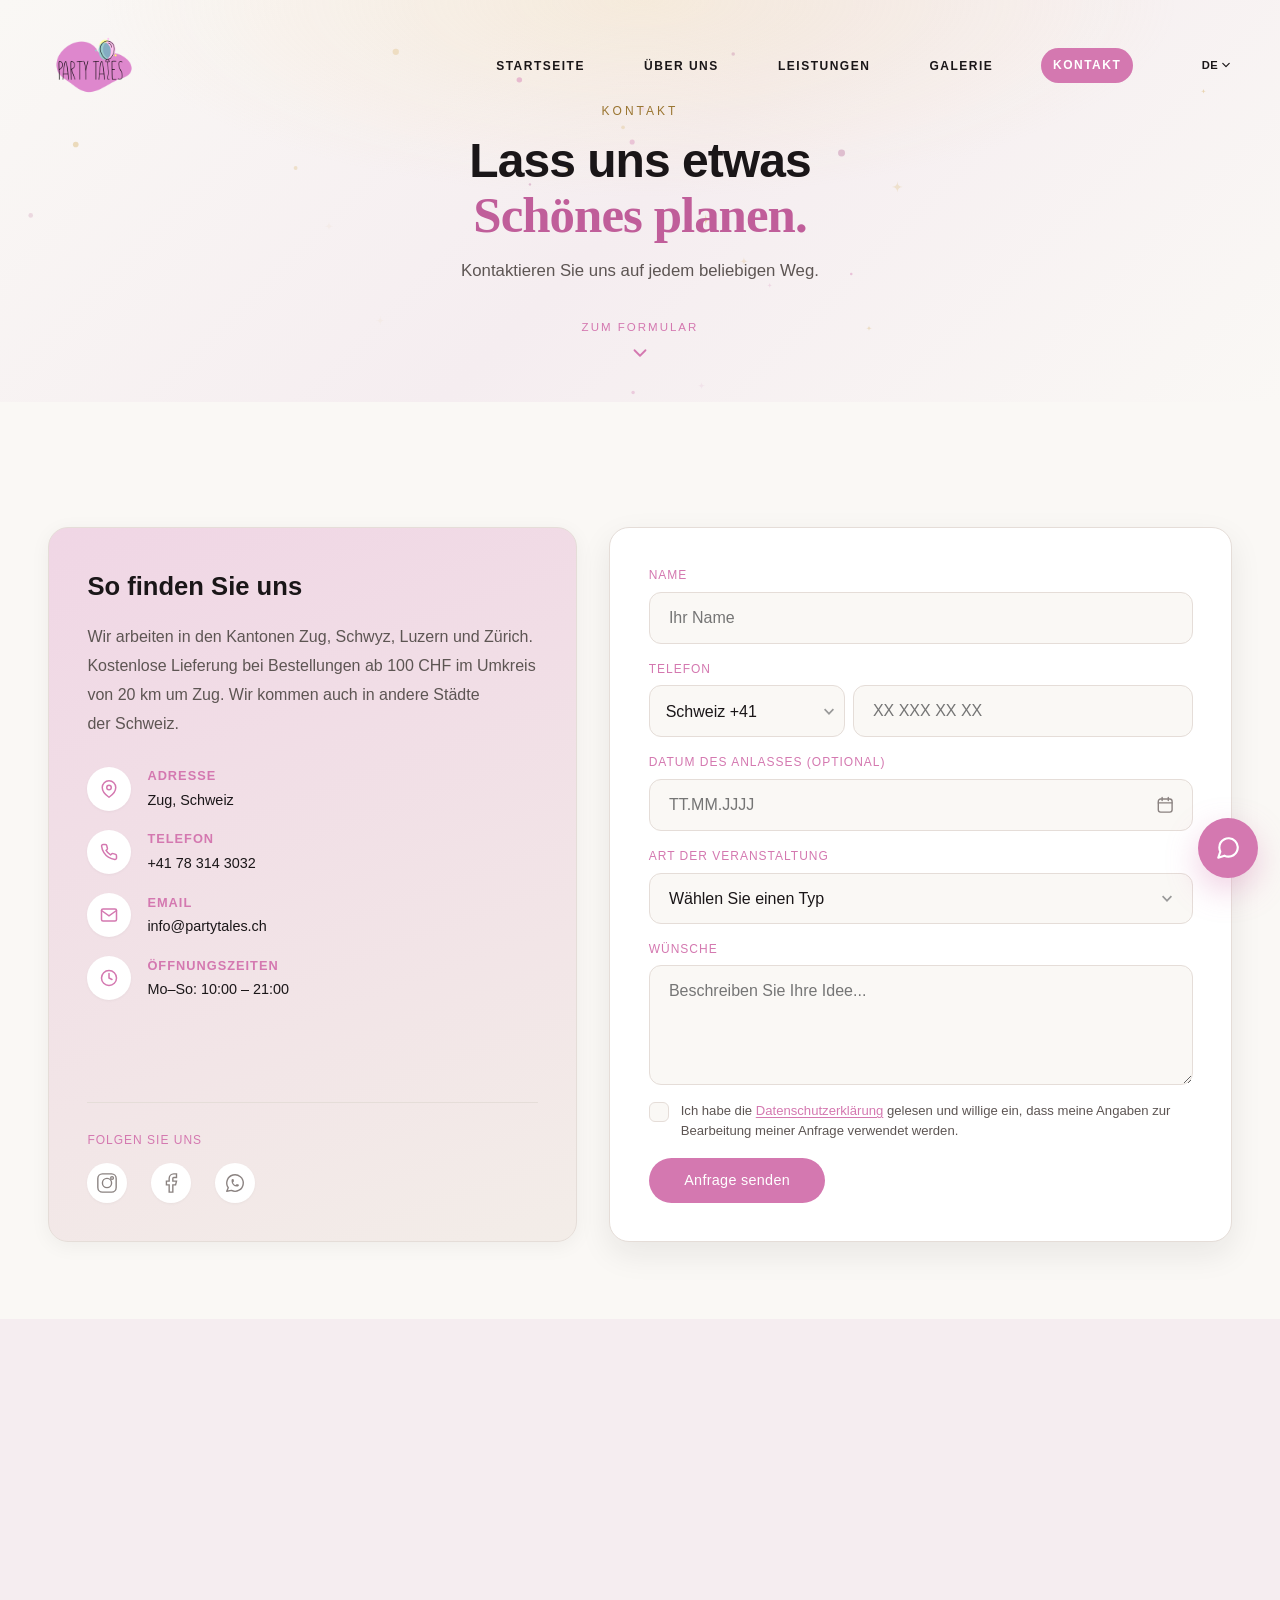
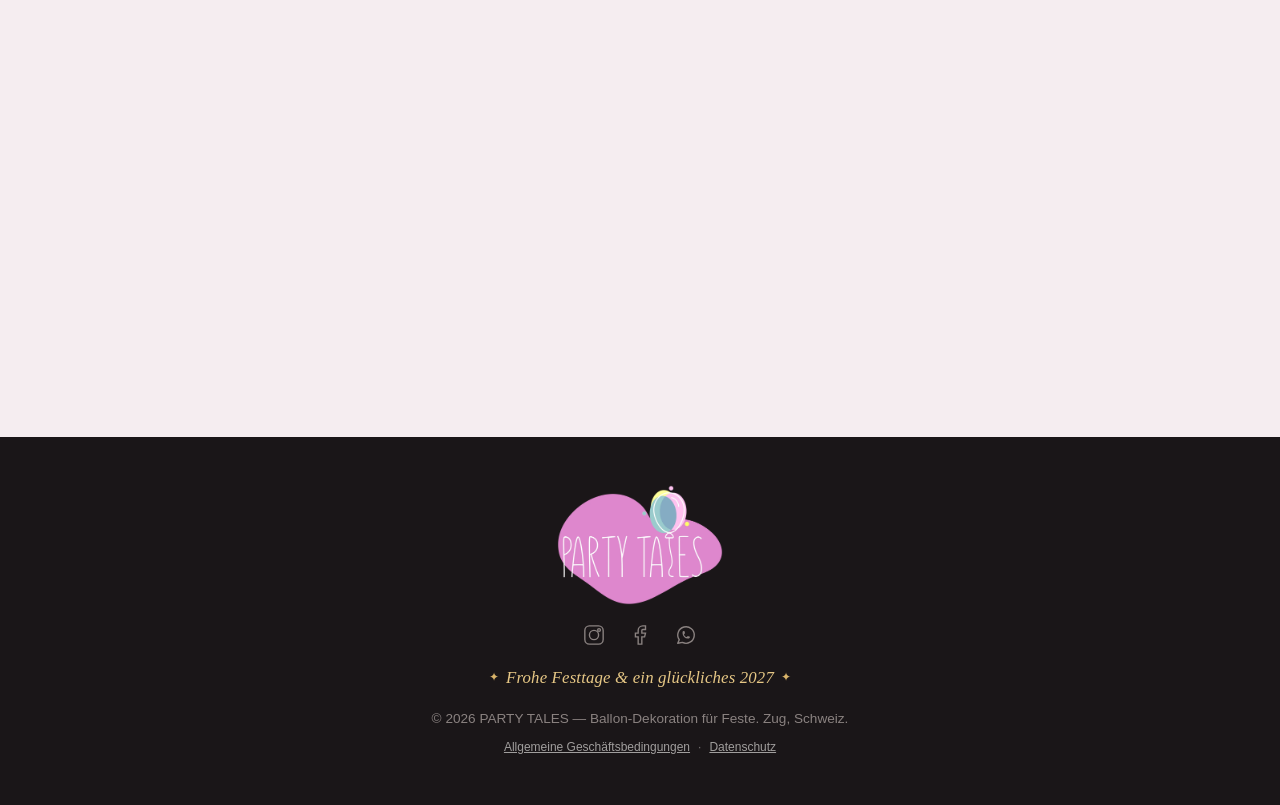
<file: contacts.html>
<!DOCTYPE html>
<html lang="de">
<head>
  <meta charset="UTF-8">
  <meta name="google" content="notranslate">
  <meta name="robots" content="notranslate">
  <meta name="viewport" content="width=device-width, initial-scale=1.0, viewport-fit=cover">
  <script>document.documentElement.classList.add("js");try{if(sessionStorage.getItem("pt-seen"))document.documentElement.classList.add("pt-seen");sessionStorage.setItem("pt-seen","1")}catch(e){}</script>
  <meta name="description" content="Kontaktieren Sie PARTY TALES für Ballon-Dekoration in Zug, Luzern, Zürich. Kostenlose Lieferung ab 100 CHF. Jetzt anfragen!" data-i18n-meta="contacts.meta.desc">
  <meta property="og:title" content="Kontakt | PARTY TALES — Ballon-Dekoration in Zug, Schweiz" data-i18n-meta="contacts.page.title.full">
  <meta property="og:description" content="PARTY TALES Ballon-Dekoration in Zug, Luzern, Zürich. Kontaktieren Sie uns für Ihr unvergessliches Fest!" data-i18n-meta="contacts.meta.desc">
  <meta property="og:image" content="https://partytales.ch/images/og-image.jpg">
  <meta property="og:url" content="https://partytales.ch/contacts.html">
  <meta name="twitter:card" content="summary_large_image">
  <meta property="og:type" content="website">
  <link rel="canonical" href="https://partytales.ch/contacts.html">
  <link rel="alternate" hreflang="de" href="https://partytales.ch/contacts.html?lang=de">
  <link rel="alternate" hreflang="ru" href="https://partytales.ch/contacts.html?lang=ru">
  <link rel="alternate" hreflang="en" href="https://partytales.ch/contacts.html?lang=en">
  <link rel="alternate" hreflang="x-default" href="https://partytales.ch/contacts.html">
  <meta http-equiv="Content-Security-Policy" content="default-src 'self' 'unsafe-inline'; style-src 'self' 'unsafe-inline' https://fonts.googleapis.com; img-src 'self' data:; font-src 'self' https://fonts.gstatic.com; media-src 'self'; connect-src 'self' https:">
  <title data-i18n-title="contacts.page.title.full">Kontakt | PARTY TALES</title>
  <script type="application/ld+json">
  {
    "@context": "https://schema.org",
    "@type": "FAQPage",
    "mainEntity": [
      {
        "@type": "Question",
        "name": "Wie lange halten die Ballons?",
        "acceptedAnswer": { "@type": "Answer", "text": "Wir verwenden nur Premium-Materialien von geprüften Lieferanten — die Kompositionen behalten ihre Schönheit bis zu 2 Wochen. Ballons sind empfindlich gegenüber Temperatur und Feuchtigkeit, drinnen halten sie am längsten." }
      },
      {
        "@type": "Question",
        "name": "Wie früh sollte ich bestellen?",
        "acceptedAnswer": { "@type": "Answer", "text": "Am besten einige Tage im Voraus — so bleibt Zeit für Entwurf und Materialauswahl. Kurzfristige Wünsche? Fragen Sie einfach an — wir tun unser Möglichstes." }
      },
      {
        "@type": "Question",
        "name": "Was kostet die Lieferung?",
        "acceptedAnswer": { "@type": "Answer", "text": "Ab 100 CHF Bestellwert liefern wir im Umkreis von 20 km um Zug kostenlos. Ausserhalb dieses Radius fällt ein Aufpreis an — wir nennen Ihnen gerne den genauen Preis für Ihren Ort." }
      },
      {
        "@type": "Question",
        "name": "Wo sind Sie tätig?",
        "acceptedAnswer": { "@type": "Answer", "text": "In den Kantonen Zug, Schwyz, Luzern und Zürich. Wir kommen auch in andere Schweizer Städte — sprechen Sie uns an." }
      },
      {
        "@type": "Question",
        "name": "Kann ich eine Bestellung stornieren?",
        "acceptedAnswer": { "@type": "Answer", "text": "Ja — bis 48 Stunden vor der geplanten Lieferung oder Installation kostenlos mit voller Rückerstattung. Individuelle Anfertigungen sind nach Produktionsbeginn ausgeschlossen." }
      },
      {
        "@type": "Question",
        "name": "Wie läuft die Bezahlung?",
        "acceptedAnswer": { "@type": "Answer", "text": "Die Zahlung erfolgt vollständig vor der Lieferung oder Installation, sofern nichts anderes vereinbart wurde. Bei individuellen Projekten kann eine Anzahlung erforderlich sein." }
      }
    ]
  }
  </script>
  <link rel="icon" type="image/png" href="images/logo.png">
  <link rel="preconnect" href="https://fonts.googleapis.com">
  <link rel="preconnect" href="https://fonts.gstatic.com" crossorigin>
  <link rel="preconnect" href="https://party-tales-production.up.railway.app">
  <link rel="dns-prefetch" href="https://party-tales-production.up.railway.app">
  <link rel="preload" as="style" href="https://fonts.googleapis.com/css2?family=Instrument+Sans:wght@300;400;500;600;700&family=Playfair+Display:wght@500;600;700&display=swap" onload="this.onload=null;this.rel='stylesheet'">
  <noscript><link rel="stylesheet" href="https://fonts.googleapis.com/css2?family=Instrument+Sans:wght@300;400;500;600;700&family=Playfair+Display:wght@500;600;700&display=swap"></noscript>
  <link rel="preload" as="image" href="images/logo.webp" fetchpriority="high">
  <link rel="stylesheet" href="css/style.css">
  <script defer src="js/config.js"></script>
  <script defer src="js/i18n.js"></script>
  <script defer src="js/script.js"></script>
  <script defer src="js/chat.js"></script>
  <script defer src="js/newyear.js"></script>
</head>
<body class="ny-season">

<a href="#main-content" class="skip-link" data-i18n="skip.content">Zum Inhalt springen</a>

<div id="preloader" aria-hidden="true">
  <div class="loader-logo"><img src="images/logo.webp" alt="PARTY TALES" data-i18n-aria="preloader.alt"></div>
</div>

<nav id="navbar">
  <a href="index.html" class="logo"><img src="images/logo.webp" alt="PARTY TALES"></a>
  <button class="nav-toggle" id="navToggle" aria-label="Menü" data-i18n-aria="navToggle.aria">
    <span></span><span></span><span></span>
  </button>
  <ul class="nav-links" id="navLinks">
    <li><a href="index.html" data-i18n="nav.home">Startseite</a></li>
    <li><a href="about.html" data-i18n="nav.about">Über uns</a></li>
    <li><a href="services.html" data-i18n="nav.services">Leistungen</a></li>
    <li><a href="gallery.html" data-i18n="nav.gallery">Galerie</a></li>
    <li><a href="contacts.html" class="btn btn-primary nav-contact-btn active" aria-current="page" data-i18n="nav.contact">Kontakt</a></li>
    <li class="lang-item">
      <select class="lang-select" id="langSelect">
        <option value="de">DE</option>
        <option value="ru">RU</option>
        <option value="en">EN</option>
      </select>
    </li>
  </ul>
</nav>

<main id="main-content">
<section class="page-hero page-hero-sm">
  <div class="page-hero-eyebrow" data-i18n="contacts.page.eyebrow">Kontakt</div>
  <h1 data-i18n="contacts.page.title">Lass uns etwas<br><span class="hero-emphasis">Schönes planen.</span></h1>
  <p class="page-hero-desc" data-i18n="contacts.page.desc">Sagen Sie uns, wann, wo und wovon Sie träumen — und wir zaubern die Magie.</p>
  <a href="#contactForm" class="scroll-cue" aria-label="Zum Formular scrollen" data-i18n-aria="contacts.scroll.aria">
    <span class="scroll-cue-text" data-i18n="contacts.scroll.text">Zum Formular</span>
    <svg viewBox="0 0 24 24" fill="none" stroke="currentColor" stroke-width="2" stroke-linecap="round" stroke-linejoin="round" aria-hidden="true">
      <path d="M6 9l6 6 6-6"/>
    </svg>
  </a>
</section>

<section>
  <div class="container">
    <div class="contact-grid">
      <div class="contact-info reveal">
        <h3 data-i18n="contacts.info.title">So finden Sie uns</h3>
        <p data-i18n="contacts.info.desc">Wir arbeiten in den Kantonen Zug, Schwyz, Luzern und Zürich. Kostenlose Lieferung bei Bestellungen ab 100 CHF im Umkreis von 20 km um Zug. Wir kommen auch in andere Städte der Schweiz.</p>
        <div class="contact-detail">
          <div class="icon-wrap">
            <svg viewBox="0 0 24 24" fill="none" stroke="currentColor" stroke-width="2" stroke-linecap="round">
              <path d="M21 10c0 7-9 13-9 13s-9-6-9-13a9 9 0 0 1 18 0z"/>
              <circle cx="12" cy="10" r="3"/>
            </svg>
          </div>
          <div>
            <strong data-i18n="contacts.address.label">Adresse</strong>
            <span data-i18n="contacts.address.value">Zug, Schweiz</span>
          </div>
        </div>
        <div class="contact-detail">
          <div class="icon-wrap">
            <svg viewBox="0 0 24 24" fill="none" stroke="currentColor" stroke-width="2" stroke-linecap="round">
              <path d="M22 16.92v3a2 2 0 0 1-2.18 2 19.79 19.79 0 0 1-8.63-3.07 19.5 19.5 0 0 1-6-6 19.79 19.79 0 0 1-3.07-8.67A2 2 0 0 1 4.11 2h3a2 2 0 0 1 2 1.72 12.84 12.84 0 0 0 .7 2.81 2 2 0 0 1-.45 2.11L8.09 9.91a16 16 0 0 0 6 6l1.27-1.27a2 2 0 0 1 2.11-.45 12.84 12.84 0 0 0 2.81.7A2 2 0 0 1 22 16.92z"/>
            </svg>
          </div>
          <div>
            <strong data-i18n="contacts.phone.label">Telefon</strong>
            <a href="tel:+41783143032" style="color:inherit;text-decoration:none">+41 78 314 3032</a>
          </div>
        </div>
        <div class="contact-detail">
          <div class="icon-wrap">
            <svg viewBox="0 0 24 24" fill="none" stroke="currentColor" stroke-width="2" stroke-linecap="round">
              <path d="M4 4h16c1.1 0 2 .9 2 2v12c0 1.1-.9 2-2 2H4c-1.1 0-2-.9-2-2V6c0-1.1.9-2 2-2z"/>
              <polyline points="22,6 12,13 2,6"/>
            </svg>
          </div>
          <div>
            <strong data-i18n="contacts.email.label">E-Mail</strong>
            <a href="mailto:info@partytales.ch" style="color:inherit;text-decoration:none">info@partytales.ch</a>
          </div>
        </div>
        <div class="contact-detail">
          <div class="icon-wrap">
            <svg viewBox="0 0 24 24" fill="none" stroke="currentColor" stroke-width="2" stroke-linecap="round">
              <circle cx="12" cy="12" r="10"/>
              <polyline points="12 6 12 12 16 14"/>
            </svg>
          </div>
          <div>
            <strong data-i18n="contacts.hours.label">Öffnungszeiten</strong>
            <span data-i18n="contacts.hours.value">Mo&ndash;So: 10:00 &ndash; 21:00</span>
          </div>
        </div>
        <div class="contact-info-foot">
          <span class="contact-info-foot-label" data-i18n="contacts.info.social">Folgen Sie uns</span>
          <div class="social-links social-links--start">
            <a href="https://www.instagram.com/partytales.ch/" target="_blank" rel="noopener" aria-label="Instagram">
              <svg viewBox="0 0 24 24" fill="none" stroke="currentColor" stroke-width="1.5">
                <rect x="2" y="2" width="20" height="20" rx="5"/>
                <circle cx="12" cy="12" r="5"/>
                <circle cx="17.5" cy="6.5" r="1.5"/>
              </svg>
            </a>
            <a href="https://www.facebook.com/profile.php?id=61554218107551" target="_blank" rel="noopener" aria-label="Facebook">
              <svg viewBox="0 0 24 24" fill="none" stroke="currentColor" stroke-width="1.5">
                <path d="M18 2h-3a5 5 0 0 0-5 5v3H7v4h3v8h4v-8h3l1-4h-4V7a1 1 0 0 1 1-1h3V2z"/>
              </svg>
            </a>
            <a href="https://wa.me/message/LN7LBQU5QT4QI1" target="_blank" rel="noopener" aria-label="WhatsApp">
              <svg viewBox="0 0 24 24" fill="none" stroke="currentColor" stroke-width="1.5" stroke-linecap="round" stroke-linejoin="round">
                <path d="M3 21l1.65-3.8a9 9 0 1 1 3.4 2.9L3 21"/>
                <path d="M9 10a.5.5 0 0 0 1 0V9a.5.5 0 0 0-1 0v1a5 5 0 0 0 5 5h1a.5.5 0 0 0 0-1h-1a.5.5 0 0 0 0 1"/>
              </svg>
            </a>
          </div>
        </div>
      </div>
      <form class="contact-form reveal" id="contactForm" novalidate>
        <div class="form-group">
          <label for="formName" data-i18n="contacts.form.name.label">Ihr Name</label>
          <input type="text" id="formName" placeholder="Ihr Name" autocomplete="name" required data-i18n="contacts.form.name.placeholder" oninput="this.value = this.value.replace(/(^|\s)\S/g, l => l.toUpperCase())">
          <div class="form-error" id="nameError" data-i18n="contacts.form.name.error">Bitte geben Sie Ihren Namen ein</div>
        </div>
        <div class="form-group">
          <label for="formPhone" data-i18n="contacts.form.phone.label">Telefon</label>
          <div class="phone-row">
            <select id="formCountry">
              <option value="ch">Schweiz +41</option>
              <option value="de">Deutschland +49</option>
              <option value="at">Österreich +43</option>
              <option value="fr">France +33</option>
              <option value="it">Italia +39</option>
              <option value="gb">United Kingdom +44</option>
              <option value="es">España +34</option>
              <option value="ru">Россия +7</option>
              <option value="pl">Polska +48</option>
              <option value="nl">Nederland +31</option>
              <option value="be">België +32</option>
              <option value="pt">Portugal +351</option>
              <option value="se">Sverige +46</option>
              <option value="no">Norge +47</option>
              <option value="dk">Danmark +45</option>
              <option value="fi">Suomi +358</option>
              <option value="us">United States +1</option>
              <option value="other">Anderes Land +</option>
            </select>
            <input type="tel" id="formPhone" placeholder="XX XXX XX XX" autocomplete="tel" required>
          </div>
          <div class="form-error" id="phoneError" data-i18n="contacts.form.phone.error">Bitte geben Sie eine gültige Telefonnummer ein</div>
        </div>
        <div class="form-group">
          <label for="formDate" data-i18n="contacts.form.date.label">Datum des Anlasses (optional)</label>
          <div class="date-field">
            <input type="text" id="formDate" inputmode="numeric" maxlength="10" placeholder="TT.MM.JJJJ" autocomplete="off" data-i18n="contacts.form.date.placeholder">
            <button type="button" class="date-toggle" id="dateToggle" aria-label="Kalender &ouml;ffnen" aria-expanded="false" data-i18n-aria="contacts.form.date.open">
              <svg viewBox="0 0 24 24" fill="none" stroke="currentColor" stroke-width="1.8" stroke-linecap="round">
                <rect x="3" y="4.5" width="18" height="17" rx="3"/>
                <path d="M3 9.5h18M8 2.5v4M16 2.5v4"/>
              </svg>
            </button>
            <div class="date-picker" id="datePicker" hidden></div>
          </div>
            <div class="form-error" id="dateError" data-i18n="contacts.form.date.error">Bitte geben Sie ein gültiges Datum ab heute an</div>
        </div>
        <div class="form-group">
          <label for="formType" data-i18n="contacts.form.type.label">Art der Veranstaltung</label>
          <select id="formType">
            <option value="" data-i18n="contacts.form.type.placeholder">Wählen Sie einen Typ</option>
            <option value="birthday" data-i18n="contacts.form.type.opt1">Geburtstag</option>
            <option value="wedding" data-i18n="contacts.form.type.opt2">Hochzeit</option>
            <option value="corporate" data-i18n="contacts.form.type.opt3">Firmenevent</option>
            <option value="kids" data-i18n="contacts.form.type.opt4">Kinderfest</option>
            <option value="photoshoot" data-i18n="contacts.form.type.opt5">Fotoshooting</option>
            <option value="other" data-i18n="contacts.form.type.opt6">Anderes</option>
          </select>
        </div>
        <div class="form-group">
          <label for="formComment" data-i18n="contacts.form.comment.label">Wünsche</label>
          <textarea id="formComment" placeholder="Beschreiben Sie Ihre Idee..." rows="4" data-i18n="contacts.form.comment.placeholder"></textarea>
        </div>
        <div class="form-group form-consent">
          <label class="consent-check" for="formConsent">
            <input type="checkbox" id="formConsent" required aria-describedby="consentError">
            <span class="consent-box" aria-hidden="true"></span>
            <span class="consent-text" data-i18n="contacts.form.consent">Ich habe die <a href="privacy.html" target="_blank" rel="noopener">Datenschutzerklärung</a> gelesen und willige ein, dass meine Angaben zur Bearbeitung meiner Anfrage verwendet werden.</span>
          </label>
          <div class="form-error" id="consentError" data-i18n="contacts.form.consent.error">Bitte bestätigen Sie Ihre Einwilligung</div>
        </div>
        <button type="submit" class="btn btn-primary" data-i18n="contacts.form.submit">Anfrage senden</button>
      </form>
    </div>
  </div>
</section>

<section class="bg-soft" id="faq">
  <div class="container">
    <div class="section-label text-center reveal" data-i18n="contacts.faq.label">Häufige Fragen</div>
    <h2 class="section-title text-center reveal" data-i18n="contacts.faq.title">Gut zu <span class="hero-emphasis">wissen.</span></h2>
    <div class="faq-list">
      <details class="faq-item reveal">
        <summary><span data-i18n="contacts.faq.q1">Wie lange halten die Ballons?</span><span class="faq-icon" aria-hidden="true"></span></summary>
        <p data-i18n="contacts.faq.a1">Wir verwenden nur Premium-Materialien von geprüften Lieferanten &mdash; die Kompositionen behalten ihre Schönheit bis zu 2 Wochen. Ballons sind empfindlich gegenüber Temperatur und Feuchtigkeit, drinnen halten sie am längsten.</p>
      </details>
      <details class="faq-item reveal">
        <summary><span data-i18n="contacts.faq.q2">Wie früh sollte ich bestellen?</span><span class="faq-icon" aria-hidden="true"></span></summary>
        <p data-i18n="contacts.faq.a2">Am besten einige Tage im Voraus &mdash; so bleibt Zeit für Entwurf und Materialauswahl. Kurzfristige Wünsche? Fragen Sie einfach an &mdash; wir tun unser Möglichstes.</p>
      </details>
      <details class="faq-item reveal">
        <summary><span data-i18n="contacts.faq.q3">Was kostet die Lieferung?</span><span class="faq-icon" aria-hidden="true"></span></summary>
        <p data-i18n="contacts.faq.a3">Ab 100 CHF Bestellwert liefern wir im Umkreis von 20 km um Zug kostenlos. Ausserhalb dieses Radius fällt ein Aufpreis an &mdash; wir nennen Ihnen gerne den genauen Preis für Ihren Ort.</p>
      </details>
      <details class="faq-item reveal">
        <summary><span data-i18n="contacts.faq.q4">Wo sind Sie tätig?</span><span class="faq-icon" aria-hidden="true"></span></summary>
        <p data-i18n="contacts.faq.a4">In den Kantonen Zug, Schwyz, Luzern und Zürich. Wir kommen auch in andere Schweizer Städte &mdash; sprechen Sie uns an.</p>
      </details>
      <details class="faq-item reveal">
        <summary><span data-i18n="contacts.faq.q5">Kann ich eine Bestellung stornieren?</span><span class="faq-icon" aria-hidden="true"></span></summary>
        <p data-i18n="contacts.faq.a5">Ja &mdash; bis 48 Stunden vor der geplanten Lieferung oder Installation kostenlos mit voller Rückerstattung. Individuelle Anfertigungen sind nach Produktionsbeginn ausgeschlossen.</p>
      </details>
      <details class="faq-item reveal">
        <summary><span data-i18n="contacts.faq.q6">Wie läuft die Bezahlung?</span><span class="faq-icon" aria-hidden="true"></span></summary>
        <p data-i18n="contacts.faq.a6">Die Zahlung erfolgt vollständig vor der Lieferung oder Installation, sofern nichts anderes vereinbart wurde. Bei individuellen Projekten kann eine Anzahlung erforderlich sein.</p>
      </details>
    </div>
  </div>
</section>
</main>
<footer>
  <a href="index.html" class="logo"><img src="images/logo-footer.webp" alt="PARTY TALES" width="828" height="598"></a>
  <div class="social-links">
    <a href="https://www.instagram.com/partytales.ch/" target="_blank" rel="noopener" aria-label="Instagram">
      <svg viewBox="0 0 24 24" fill="none" stroke="currentColor" stroke-width="1.5">
        <rect x="2" y="2" width="20" height="20" rx="5"/>
        <circle cx="12" cy="12" r="5"/>
        <circle cx="17.5" cy="6.5" r="1.5"/>
      </svg>
    </a>
    <a href="https://www.facebook.com/profile.php?id=61554218107551" target="_blank" rel="noopener" aria-label="Facebook">
      <svg viewBox="0 0 24 24" fill="none" stroke="currentColor" stroke-width="1.5">
        <path d="M18 2h-3a5 5 0 0 0-5 5v3H7v4h3v8h4v-8h3l1-4h-4V7a1 1 0 0 1 1-1h3V2z"/>
      </svg>
    </a>
    <a href="https://wa.me/message/LN7LBQU5QT4QI1" target="_blank" rel="noopener" aria-label="WhatsApp">
      <svg viewBox="0 0 24 24" fill="none" stroke="currentColor" stroke-width="1.5" stroke-linecap="round" stroke-linejoin="round">
        <path d="M3 21l1.65-3.8a9 9 0 1 1 3.4 2.9L3 21"/>
        <path d="M9 10a.5.5 0 0 0 1 0V9a.5.5 0 0 0-1 0v1a5 5 0 0 0 5 5h1a.5.5 0 0 0 0-1h-1a.5.5 0 0 0 0 1"/>
      </svg>
    </a>
  </div>
  <p class="ny-greeting" data-i18n="ny.greeting">Frohe Festtage &amp; ein glückliches 2027</p>
  <p data-i18n="footer.copyright">&copy; 2026 PARTY TALES &mdash; Ballon-Dekoration für Feste. Zug, Schweiz.</p>
  <p class="footer-terms"><a href="terms.html" class="footer-terms-link" data-i18n="footer.terms">Allgemeine Geschäftsbedingungen</a><span class="footer-terms-sep" aria-hidden="true">&middot;</span><a href="privacy.html" class="footer-terms-link" data-i18n="footer.privacy">Datenschutz</a></p>
</footer>

<button class="back-to-top" id="backToTop" aria-label="Nach oben" data-i18n-aria="backToTop.aria">
  <svg viewBox="0 0 24 24" fill="none" stroke="currentColor" stroke-width="2.5">
    <path d="M18 15L12 9L6 15" stroke-linecap="round" stroke-linejoin="round"/>
  </svg>
</button>

<div class="toast" id="toast" aria-live="polite">
  <span class="toast-icon" aria-hidden="true">
    <svg viewBox="0 0 24 24" fill="none" stroke="currentColor" stroke-width="2.5">
      <circle cx="12" cy="12" r="10"/>
      <path d="M16 10l-4.5 4.5L8 11" stroke-linecap="round" stroke-linejoin="round"/>
    </svg>
  </span>
  <span class="toast-text" data-i18n="toast.default">Danke! Wir melden uns in Kürze bei Ihnen.</span>
</div>

</body>
</html>
</file>
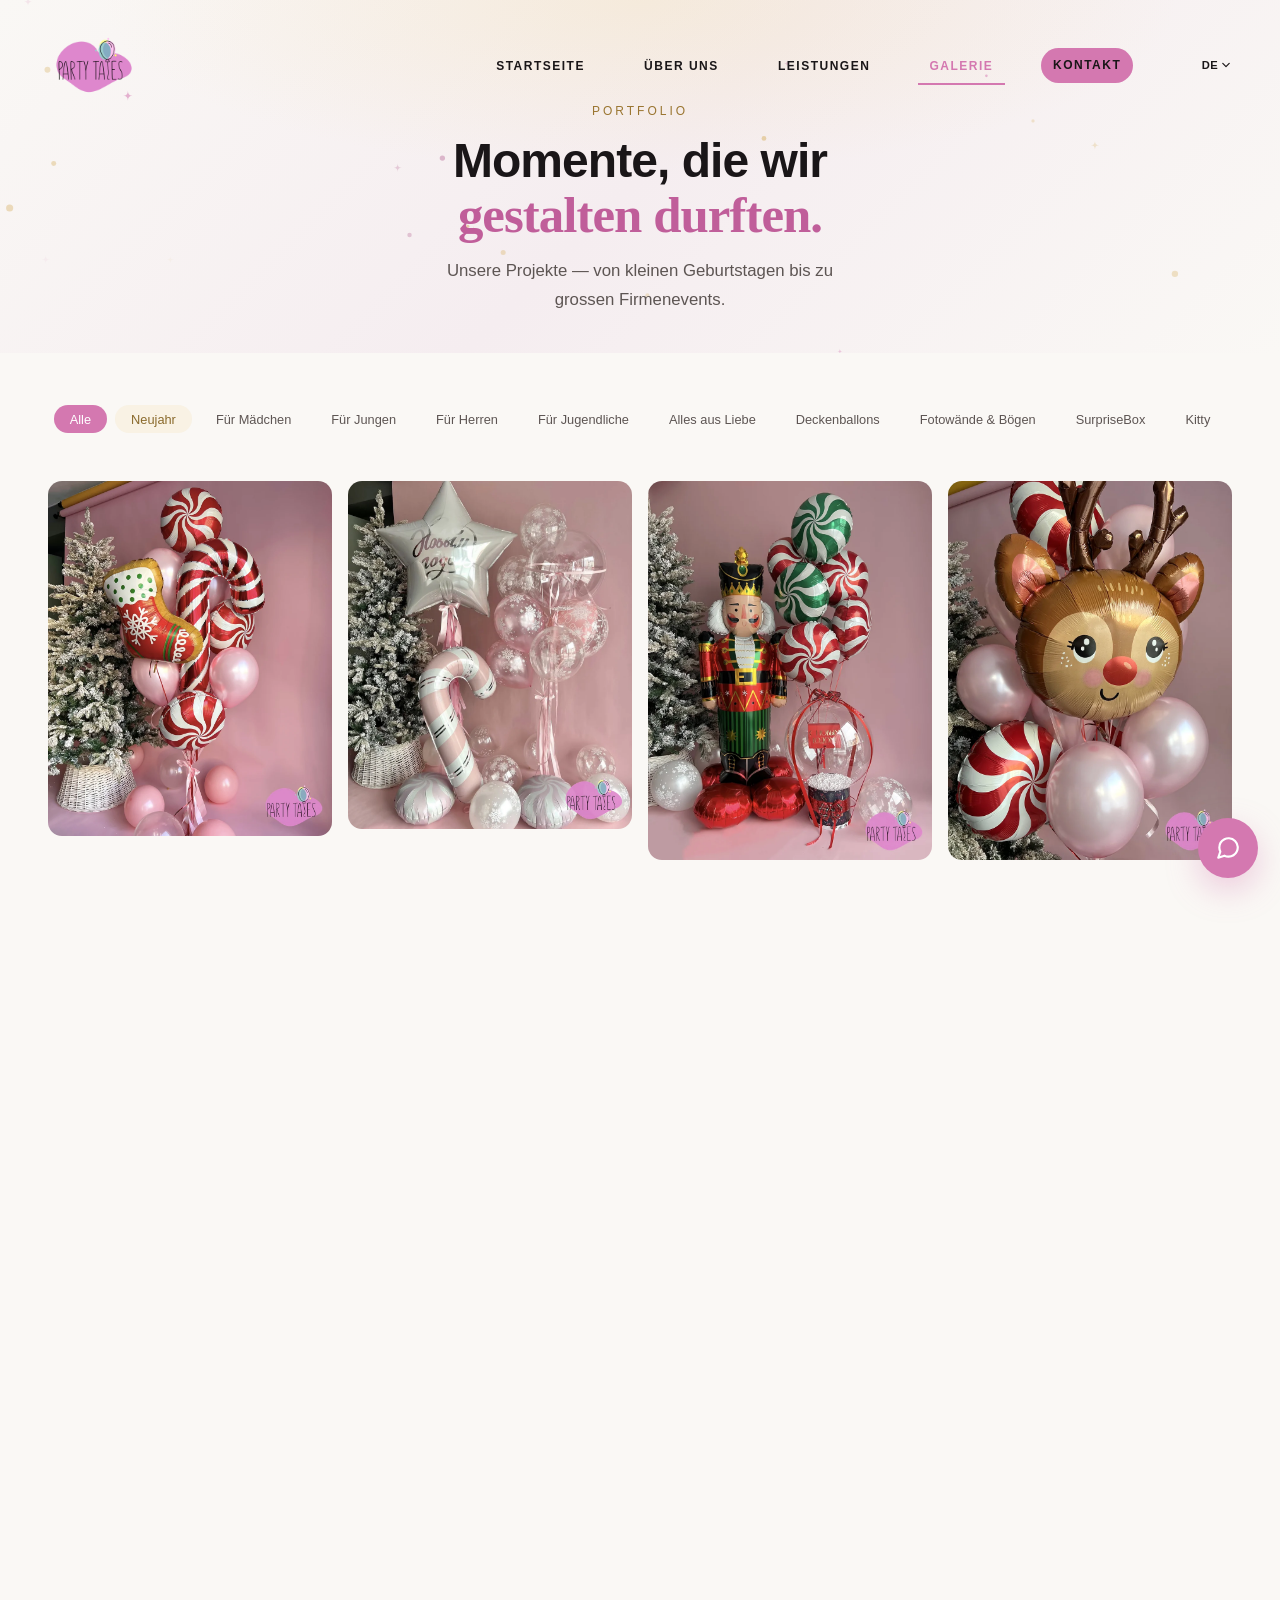
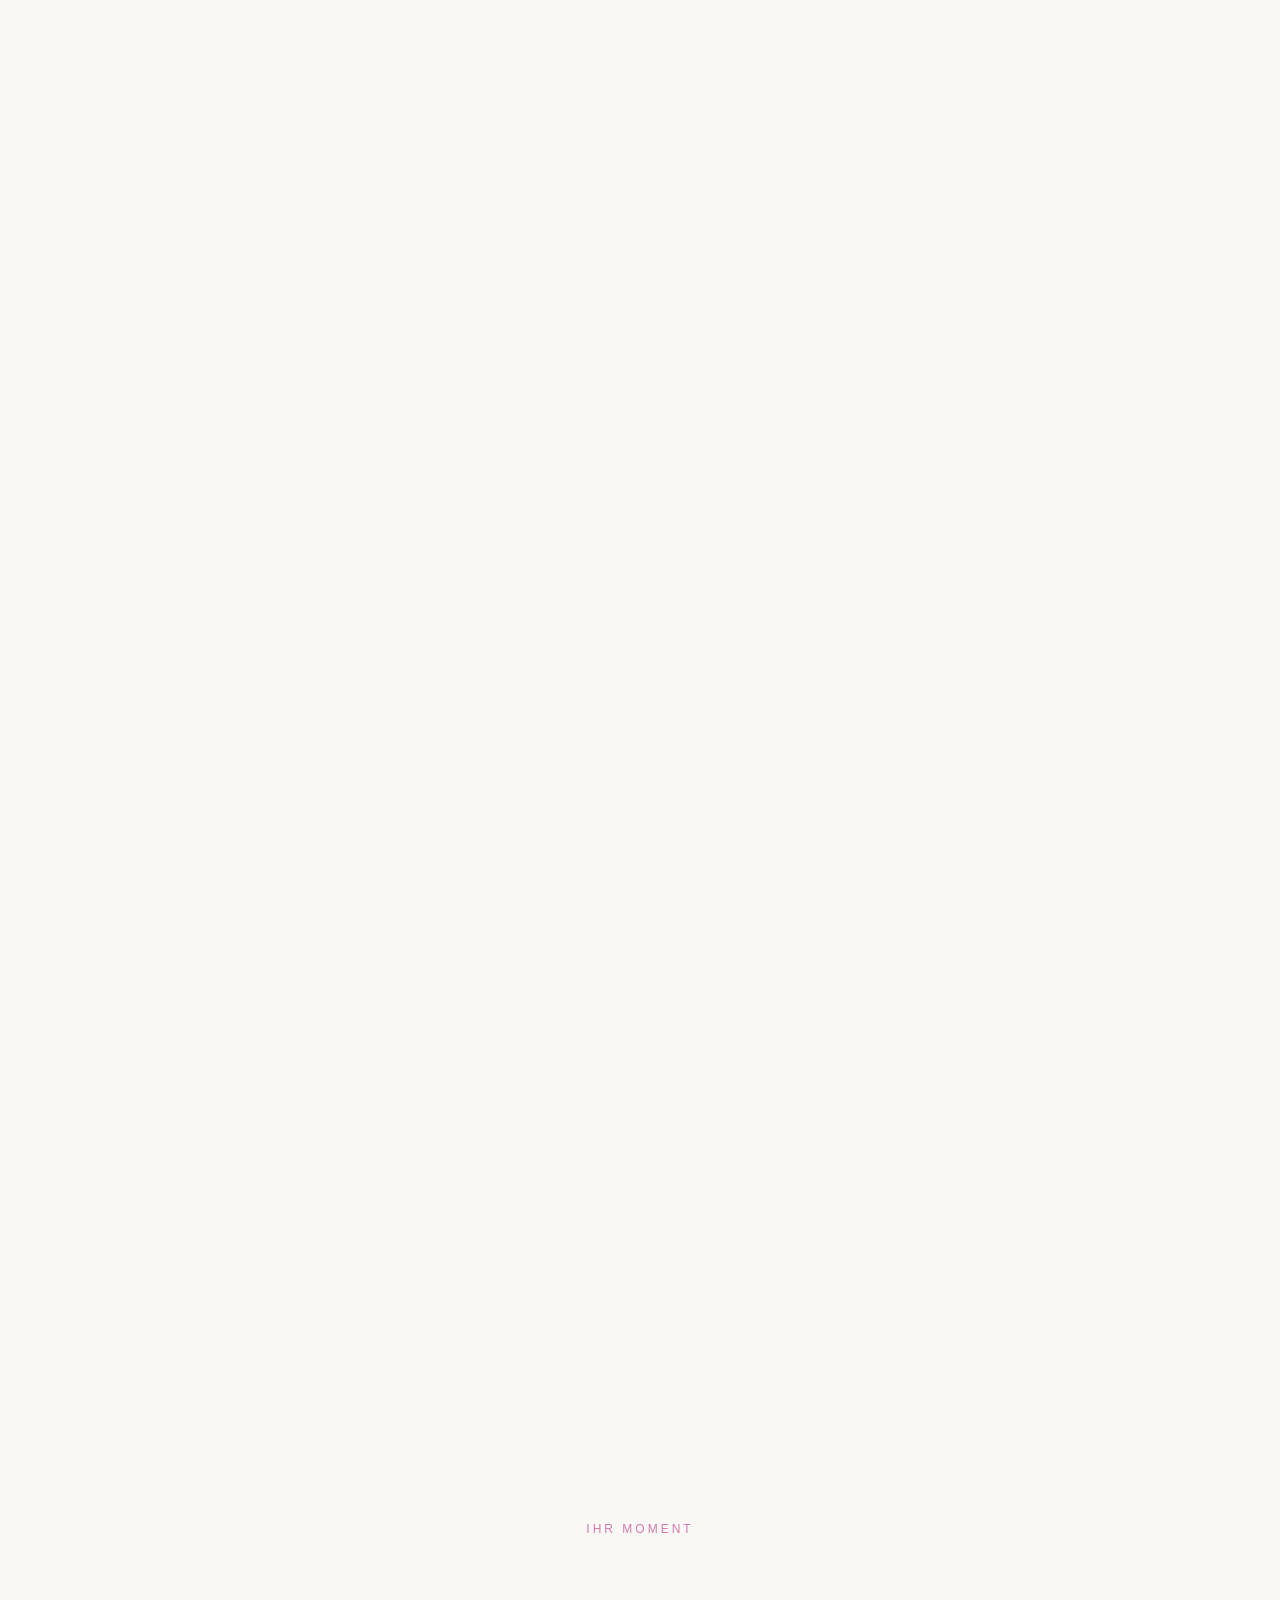
<file: gallery.html>
<!DOCTYPE html>
<html lang="de">
<head>
  <meta charset="UTF-8">
  <meta name="google" content="notranslate">
  <meta name="robots" content="notranslate">
  <meta name="viewport" content="width=device-width, initial-scale=1.0, viewport-fit=cover">
  <script>document.documentElement.classList.add("js");try{if(sessionStorage.getItem("pt-seen"))document.documentElement.classList.add("pt-seen");sessionStorage.setItem("pt-seen","1")}catch(e){}</script>
  <meta name="description" content="PARTY TALES Portfolio — Ballon-Dekoration für Geburtstage, Hochzeiten, Firmenevents und Baby Shower in der Schweiz. Zug, Luzern, Zürich." data-i18n-meta="gallery.meta.desc">
  <meta property="og:title" content="Galerie | PARTY TALES — Ballon-Dekoration Portfolio Schweiz" data-i18n-meta="gallery.page.title.full">
  <meta property="og:description" content="PARTY TALES Portfolio — Ballonkunst für jeden Anlass. Sehen Sie unsere schönsten Projekte aus Zug, Luzern und Zürich." data-i18n-meta="gallery.meta.desc">
  <meta property="og:image" content="https://partytales.ch/images/og-image.jpg">
  <meta property="og:url" content="https://partytales.ch/gallery.html">
  <meta name="twitter:card" content="summary_large_image">
  <meta property="og:type" content="website">
  <link rel="canonical" href="https://partytales.ch/gallery.html">
  <link rel="alternate" hreflang="de" href="https://partytales.ch/gallery.html?lang=de">
  <link rel="alternate" hreflang="ru" href="https://partytales.ch/gallery.html?lang=ru">
  <link rel="alternate" hreflang="en" href="https://partytales.ch/gallery.html?lang=en">
  <link rel="alternate" hreflang="x-default" href="https://partytales.ch/gallery.html">
  <meta http-equiv="Content-Security-Policy" content="default-src 'self' 'unsafe-inline'; style-src 'self' 'unsafe-inline' https://fonts.googleapis.com; img-src 'self' data:; font-src 'self' https://fonts.gstatic.com; media-src 'self'; connect-src 'self' https:">
  <title data-i18n-title="gallery.page.title.full">Galerie | PARTY TALES</title>
  <link rel="icon" type="image/png" href="images/logo.png">
  <link rel="preconnect" href="https://fonts.googleapis.com">
  <link rel="preconnect" href="https://fonts.gstatic.com" crossorigin>
  <link rel="preconnect" href="https://party-tales-production.up.railway.app">
  <link rel="dns-prefetch" href="https://party-tales-production.up.railway.app">
  <link rel="preload" as="style" href="https://fonts.googleapis.com/css2?family=Instrument+Sans:wght@300;400;500;600;700&family=Playfair+Display:wght@500;600;700&display=swap" onload="this.onload=null;this.rel='stylesheet'">
  <noscript><link rel="stylesheet" href="https://fonts.googleapis.com/css2?family=Instrument+Sans:wght@300;400;500;600;700&family=Playfair+Display:wght@500;600;700&display=swap"></noscript>
  <link rel="preload" as="image" href="images/logo.webp" fetchpriority="high">
  <link rel="stylesheet" href="css/style.css">
  <script defer src="js/config.js"></script>
  <script defer src="js/i18n.js"></script>
  <script defer src="js/script.js"></script>
  <script defer src="js/chat.js"></script>
  <script defer src="js/newyear.js"></script>
</head>
<body class="ny-season">

<a href="#main-content" class="skip-link" data-i18n="skip.content">Zum Inhalt springen</a>

<div id="preloader" aria-hidden="true">
  <div class="loader-logo"><img src="images/logo.webp" alt="PARTY TALES" data-i18n-aria="preloader.alt"></div>
</div>

<nav id="navbar">
  <a href="index.html" class="logo"><img src="images/logo.webp" alt="PARTY TALES"></a>
  <button class="nav-toggle" id="navToggle" aria-label="Menü" data-i18n-aria="navToggle.aria">
    <span></span><span></span><span></span>
  </button>
  <ul class="nav-links" id="navLinks">
    <li><a href="index.html" data-i18n="nav.home">Startseite</a></li>
    <li><a href="about.html" data-i18n="nav.about">Über uns</a></li>
    <li><a href="services.html" data-i18n="nav.services">Leistungen</a></li>
    <li><a href="gallery.html" class="active" aria-current="page" data-i18n="nav.gallery">Galerie</a></li>
    <li><a href="contacts.html" class="btn btn-primary nav-contact-btn" data-i18n="nav.contact">Kontakt</a></li>
    <li class="lang-item">
      <select class="lang-select" id="langSelect">
        <option value="de">DE</option>
        <option value="ru">RU</option>
        <option value="en">EN</option>
      </select>
    </li>
  </ul>
</nav>

<main id="main-content">
<section class="page-hero page-hero-sm">
  <div class="page-hero-eyebrow" data-i18n="gallery.page.eyebrow">Portfolio</div>
  <h1 data-i18n="gallery.page.title">Momente, die wir<br><span class="hero-emphasis">gestalten durften.</span></h1>
  <p class="page-hero-desc" data-i18n="gallery.page.desc">Unsere Projekte &mdash; von kleinen Geburtstagen bis zu grossen Firmenevents.</p>
</section>

<section>
  <div class="container">
    <div class="gallery-filters" id="galleryFilters">
      <button class="filter-btn active" data-filter="all" data-i18n="gallery.filter.all">Alle</button>
      <button class="filter-btn filter-btn-newyear" data-filter="newyear" data-i18n="gallery.filter.newyear">Neujahr</button>
      <button class="filter-btn" data-filter="girls" data-i18n="gallery.filter.girls">F&uuml;r M&auml;dchen</button>
      <button class="filter-btn" data-filter="boys" data-i18n="gallery.filter.boys">F&uuml;r Jungen</button>
      <button class="filter-btn" data-filter="him" data-i18n="gallery.filter.him">F&uuml;r Herren</button>
      <button class="filter-btn" data-filter="teens" data-i18n="gallery.filter.teens">F&uuml;r Jugendliche</button>
      <button class="filter-btn" data-filter="love" data-i18n="gallery.filter.love">Alles aus Liebe</button>
      <button class="filter-btn" data-filter="ceiling" data-i18n="gallery.filter.ceiling">Deckenballons</button>
      <button class="filter-btn" data-filter="photozone" data-i18n="gallery.filter.photozone">Fotow&auml;nde &amp; B&ouml;gen</button>
      <button class="filter-btn" data-filter="surprisebox" data-i18n="gallery.filter.surprisebox">SurpriseBox</button>
      <button class="filter-btn" data-filter="kitty" data-i18n="gallery.filter.kitty">Kitty</button>
    </div>
    <div class="gallery-grid" id="galleryGrid"></div>
  </div>
</section>

<!-- Lightbox -->
<div class="lightbox" id="lightbox" role="dialog" aria-modal="true" aria-label="Image viewer" data-i18n-aria="lightbox.aria">
  <button type="button" class="lightbox-close" aria-label="Close" data-i18n-aria="lightbox.close">&times;</button>
  <button type="button" class="lightbox-prev" aria-label="Previous" data-i18n-aria="lightbox.prev">&#10094;</button>
  <button type="button" class="lightbox-next" aria-label="Next" data-i18n-aria="lightbox.next">&#10095;</button>
  <img class="lightbox-content" id="lightboxImg" alt="Foto" data-i18n-aria="gallery.img.alt">
  <video class="lightbox-video" id="lightboxVideo" controls playsinline preload="metadata"></video>
  <div class="lightbox-caption" id="lightboxCaption"></div>
</div>

<section class="text-center" style="padding:3rem 1.5rem">
  <div class="container">
    <p class="section-label" data-i18n="gallery.cta.label">Ihr Moment</p>
    <h2 class="section-title reveal" data-i18n="gallery.cta.title">Bereit, Ihre eigene Galerie zu erstellen?</h2>
    <p class="section-desc mx-auto reveal" data-i18n="gallery.cta.desc">Jedes Meisterwerk beginnt mit einem Gespr&auml;ch. Teilen Sie uns Ihr Datum, Ihre Stimmung und Ihre wildesten Ideen mit &mdash; wir k&uuml;mmern uns um den Rest.</p>
    <div class="hero-buttons" style="margin-top:2rem">
      <a href="contacts.html" class="btn btn-primary btn-lg reveal" data-i18n="gallery.cta.btn1">Planung starten</a>
      <a href="services.html" class="btn btn-outline btn-lg" style="color:var(--color-text);border-color:var(--color-text)" data-i18n="gallery.cta.btn2">Leistungen anzeigen</a>
    </div>
  </div>
</section>
</main>
<footer>
  <a href="index.html" class="logo"><img src="images/logo-footer.webp" alt="PARTY TALES" width="828" height="598"></a>
  <div class="social-links">
    <a href="https://www.instagram.com/partytales.ch/" target="_blank" rel="noopener" aria-label="Instagram">
      <svg viewBox="0 0 24 24" fill="none" stroke="currentColor" stroke-width="1.5">
        <rect x="2" y="2" width="20" height="20" rx="5"/>
        <circle cx="12" cy="12" r="5"/>
        <circle cx="17.5" cy="6.5" r="1.5"/>
      </svg>
    </a>
    <a href="https://www.facebook.com/profile.php?id=61554218107551" target="_blank" rel="noopener" aria-label="Facebook">
      <svg viewBox="0 0 24 24" fill="none" stroke="currentColor" stroke-width="1.5">
        <path d="M18 2h-3a5 5 0 0 0-5 5v3H7v4h3v8h4v-8h3l1-4h-4V7a1 1 0 0 1 1-1h3V2z"/>
      </svg>
    </a>
    <a href="https://wa.me/message/LN7LBQU5QT4QI1" target="_blank" rel="noopener" aria-label="WhatsApp">
      <svg viewBox="0 0 24 24" fill="none" stroke="currentColor" stroke-width="1.5" stroke-linecap="round" stroke-linejoin="round">
        <path d="M3 21l1.65-3.8a9 9 0 1 1 3.4 2.9L3 21"/>
        <path d="M9 10a.5.5 0 0 0 1 0V9a.5.5 0 0 0-1 0v1a5 5 0 0 0 5 5h1a.5.5 0 0 0 0-1h-1a.5.5 0 0 0 0 1"/>
      </svg>
    </a>
  </div>
  <p class="ny-greeting" data-i18n="ny.greeting">Frohe Festtage &amp; ein glückliches 2027</p>
  <p data-i18n="footer.copyright">&copy; 2026 PARTY TALES &mdash; Ballon-Dekoration für Feste. Zug, Schweiz.</p>
  <p class="footer-terms"><a href="terms.html" class="footer-terms-link" data-i18n="footer.terms">Allgemeine Geschäftsbedingungen</a><span class="footer-terms-sep" aria-hidden="true">&middot;</span><a href="privacy.html" class="footer-terms-link" data-i18n="footer.privacy">Datenschutz</a></p>
</footer>

<button class="back-to-top" id="backToTop" aria-label="Nach oben" data-i18n-aria="backToTop.aria">
  <svg viewBox="0 0 24 24" fill="none" stroke="currentColor" stroke-width="2.5">
    <path d="M18 15L12 9L6 15" stroke-linecap="round" stroke-linejoin="round"/>
  </svg>
</button>

</body>
</html>
</file>
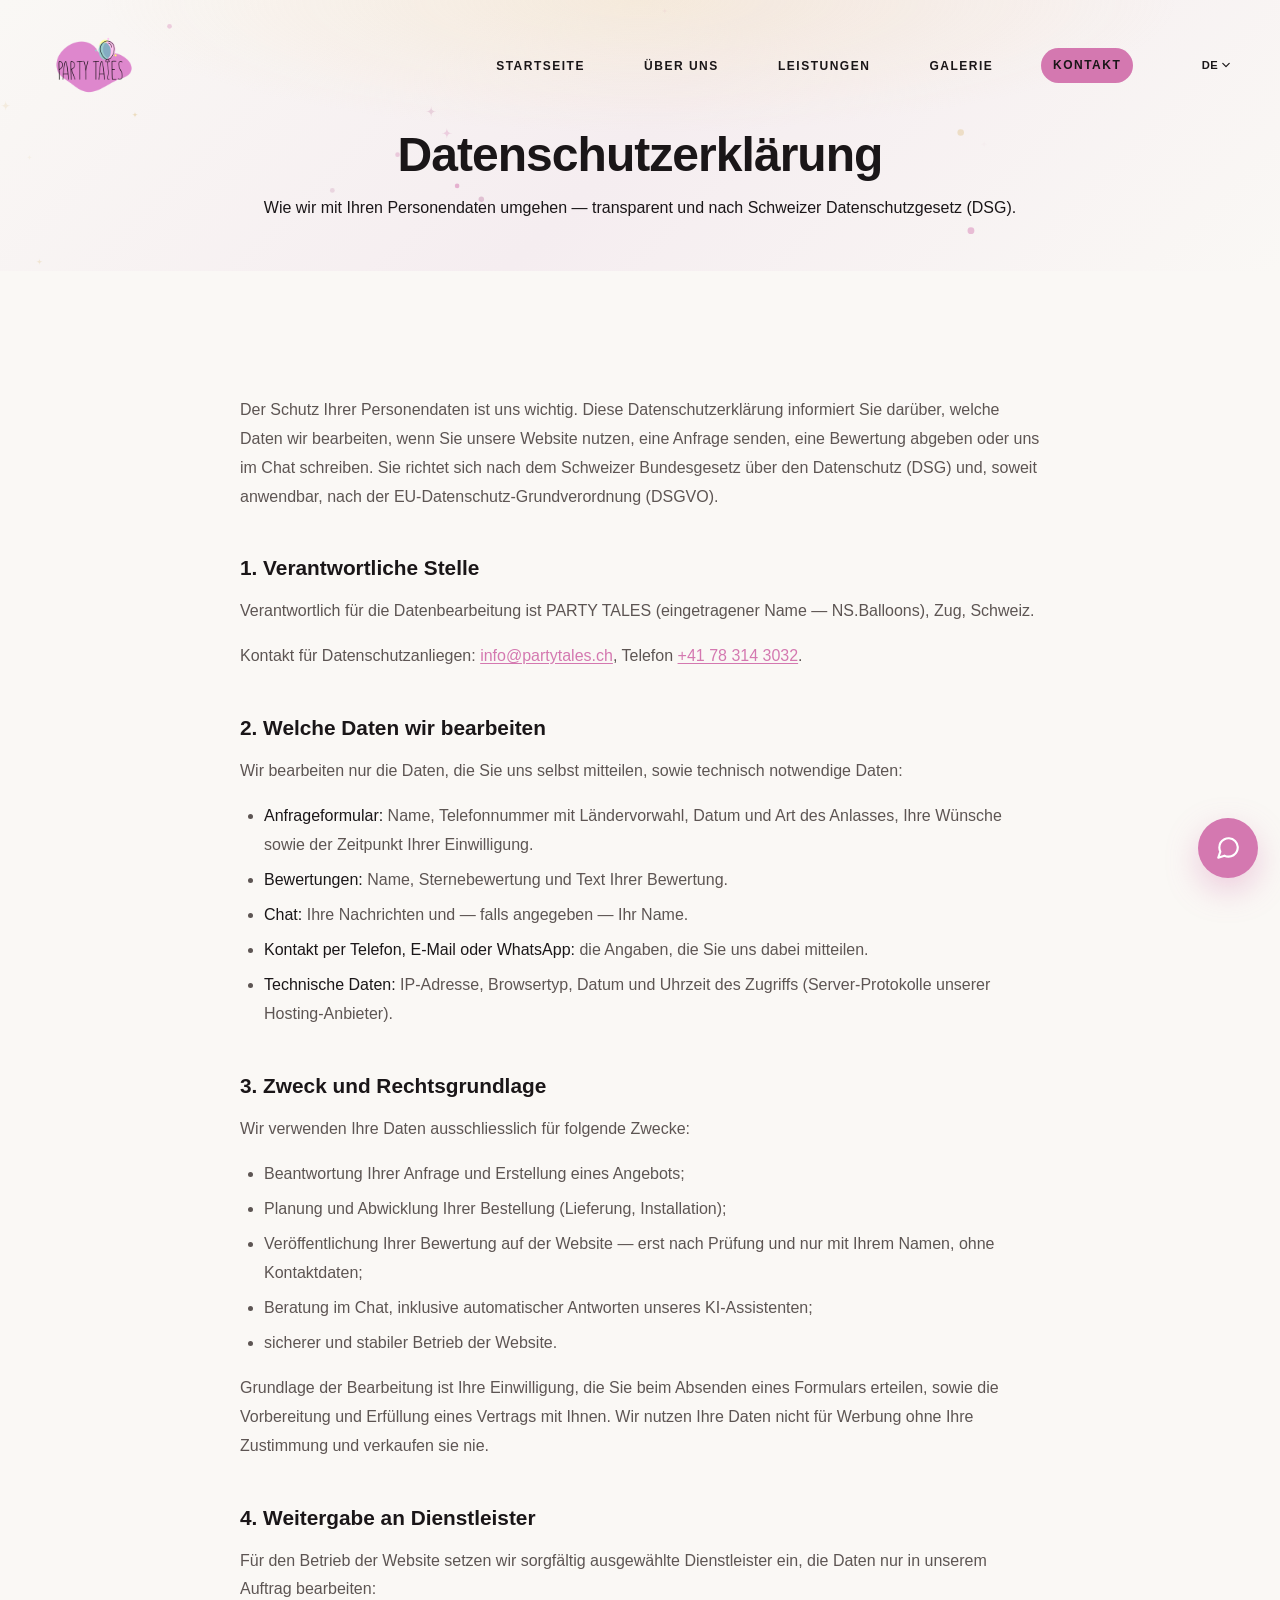
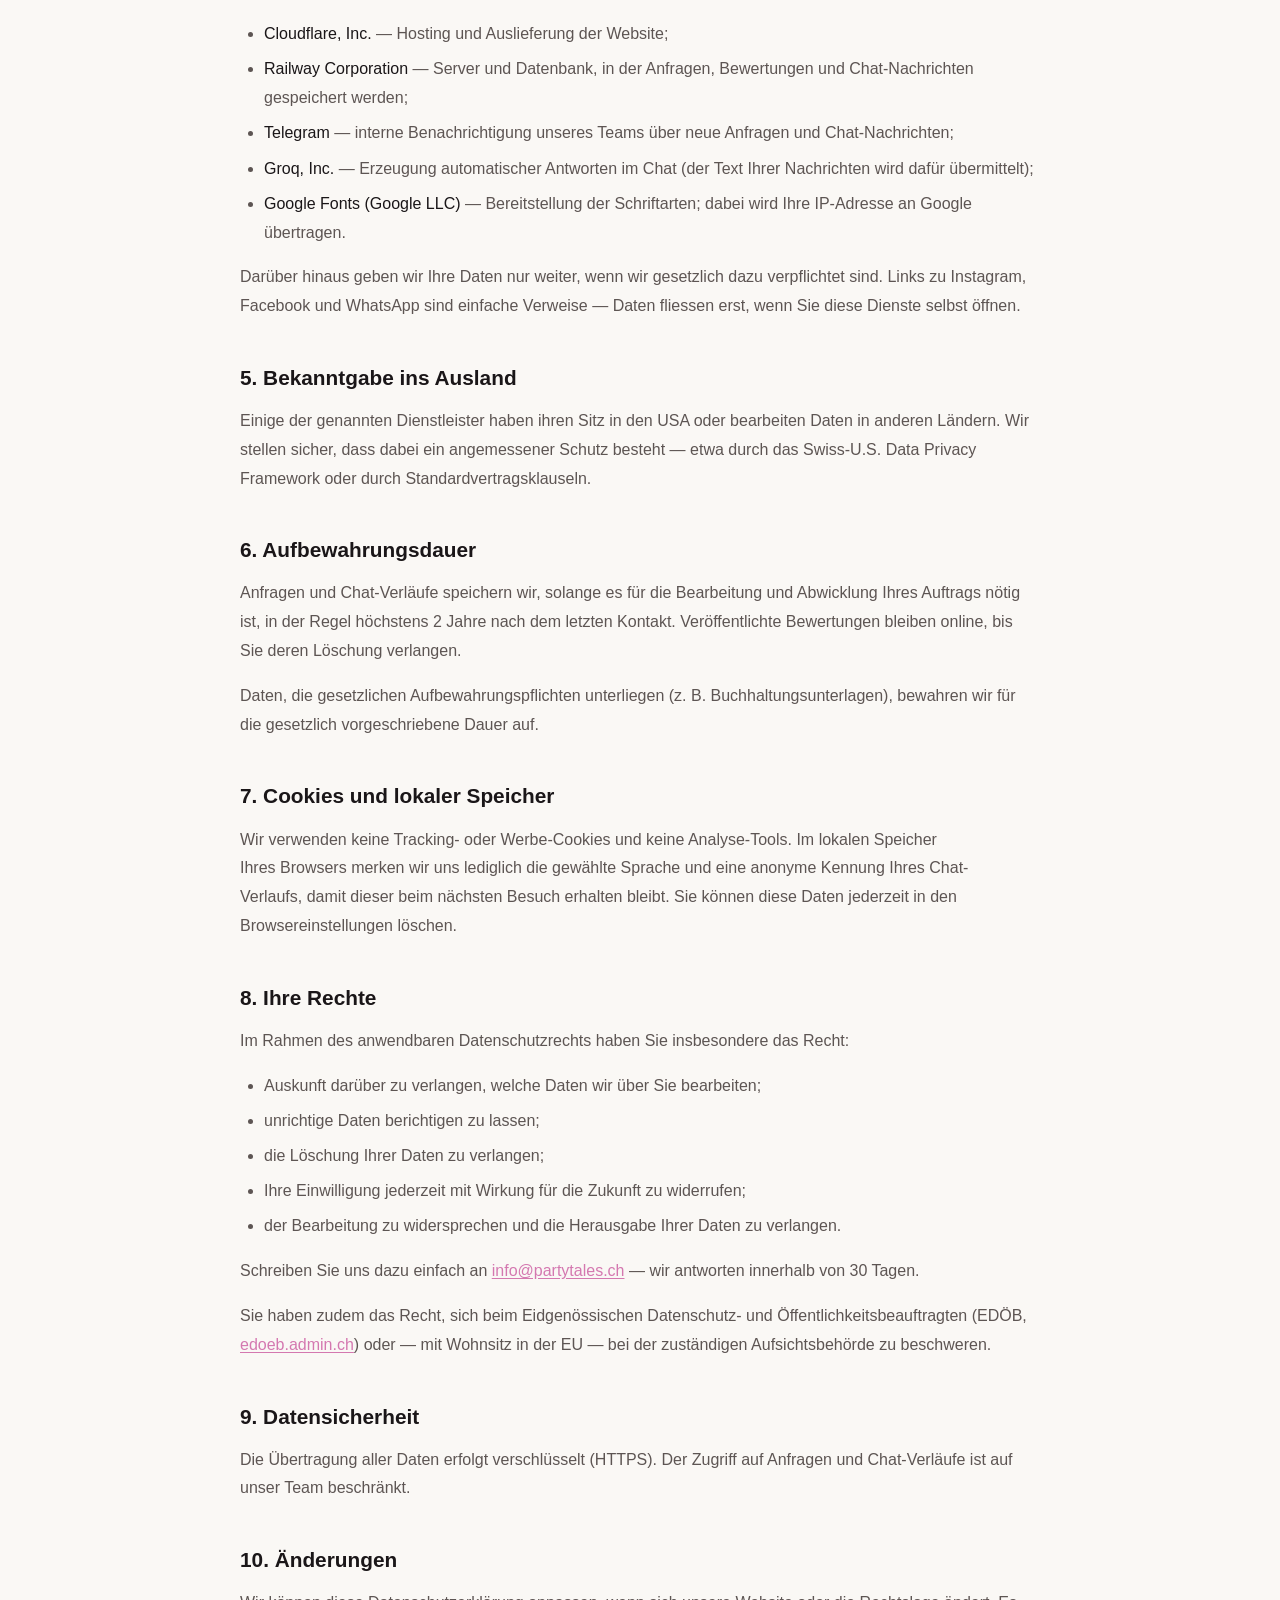
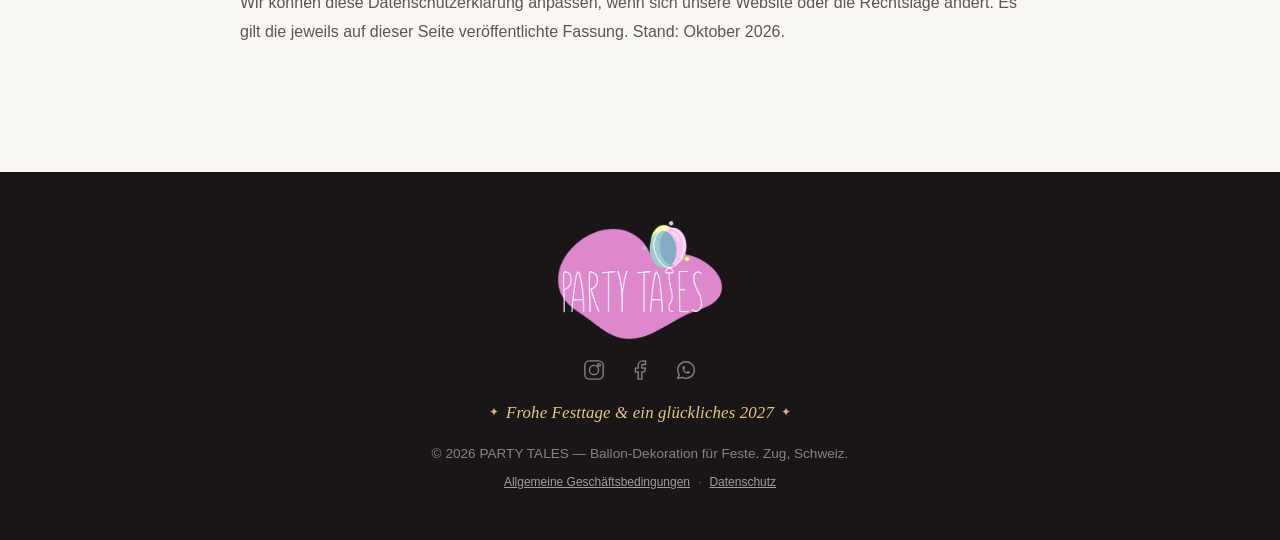
<file: privacy.html>
<!DOCTYPE html>
<html lang="de">
<head>
  <meta charset="UTF-8">
  <meta name="google" content="notranslate">
  <meta name="robots" content="notranslate">
  <meta name="viewport" content="width=device-width, initial-scale=1.0, viewport-fit=cover">
  <script>document.documentElement.classList.add("js");try{if(sessionStorage.getItem("pt-seen"))document.documentElement.classList.add("pt-seen");sessionStorage.setItem("pt-seen","1")}catch(e){}</script>
  <meta name="description" content="Datenschutzerklärung von PARTY TALES: welche Daten wir bei Anfragen, Bewertungen und im Chat bearbeiten und welche Rechte Sie haben." data-i18n-meta="privacy.meta.desc">
  <meta property="og:title" content="Datenschutz | PARTY TALES" data-i18n-meta="privacy.page.title.full">
  <meta property="og:description" content="Datenschutzerklärung von PARTY TALES: welche Daten wir bei Anfragen, Bewertungen und im Chat bearbeiten und welche Rechte Sie haben." data-i18n-meta="privacy.meta.desc">
  <meta property="og:image" content="https://partytales.ch/images/og-image.jpg">
  <meta property="og:url" content="https://partytales.ch/privacy.html">
  <meta name="twitter:card" content="summary_large_image">
  <meta property="og:type" content="website">
  <link rel="canonical" href="https://partytales.ch/privacy.html">
  <link rel="alternate" hreflang="de" href="https://partytales.ch/privacy.html?lang=de">
  <link rel="alternate" hreflang="ru" href="https://partytales.ch/privacy.html?lang=ru">
  <link rel="alternate" hreflang="en" href="https://partytales.ch/privacy.html?lang=en">
  <link rel="alternate" hreflang="x-default" href="https://partytales.ch/privacy.html">
  <meta http-equiv="Content-Security-Policy" content="default-src 'self' 'unsafe-inline'; style-src 'self' 'unsafe-inline' https://fonts.googleapis.com; img-src 'self' data:; font-src 'self' https://fonts.gstatic.com; media-src 'self'; connect-src 'self' https:">
  <title data-i18n-title="privacy.page.title.full">Datenschutz | PARTY TALES</title>
  <link rel="icon" type="image/png" href="images/logo.png">
  <link rel="preconnect" href="https://fonts.googleapis.com">
  <link rel="preconnect" href="https://fonts.gstatic.com" crossorigin>
  <link rel="preconnect" href="https://party-tales-production.up.railway.app">
  <link rel="dns-prefetch" href="https://party-tales-production.up.railway.app">
  <link rel="preload" as="style" href="https://fonts.googleapis.com/css2?family=Instrument+Sans:wght@300;400;500;600;700&family=Playfair+Display:wght@500;600;700&display=swap" onload="this.onload=null;this.rel='stylesheet'">
  <noscript><link rel="stylesheet" href="https://fonts.googleapis.com/css2?family=Instrument+Sans:wght@300;400;500;600;700&family=Playfair+Display:wght@500;600;700&display=swap"></noscript>
  <link rel="preload" as="image" href="images/logo.webp" fetchpriority="high">
  <link rel="stylesheet" href="css/style.css">
  <script defer src="js/config.js"></script>
  <script defer src="js/i18n.js"></script>
  <script defer src="js/script.js"></script>
  <script defer src="js/chat.js"></script>
  <script defer src="js/newyear.js"></script>
</head>
<body class="ny-season">

<a href="#main-content" class="skip-link" data-i18n="skip.content">Zum Inhalt springen</a>

<div id="preloader" aria-hidden="true">
  <div class="loader-logo"><img src="images/logo.webp" alt="PARTY TALES" data-i18n-aria="preloader.alt"></div>
</div>

<nav id="navbar">
  <a href="index.html" class="logo"><img src="images/logo.webp" alt="PARTY TALES"></a>
  <button class="nav-toggle" id="navToggle" aria-label="Menü" data-i18n-aria="navToggle.aria">
    <span></span><span></span><span></span>
  </button>
  <ul class="nav-links" id="navLinks">
    <li><a href="index.html" data-i18n="nav.home">Startseite</a></li>
    <li><a href="about.html" data-i18n="nav.about">Über uns</a></li>
    <li><a href="services.html" data-i18n="nav.services">Leistungen</a></li>
    <li><a href="gallery.html" data-i18n="nav.gallery">Galerie</a></li>
    <li><a href="contacts.html" class="btn btn-primary nav-contact-btn" data-i18n="nav.contact">Kontakt</a></li>
    <li class="lang-item">
      <select class="lang-select" id="langSelect">
        <option value="de">DE</option>
        <option value="ru">RU</option>
        <option value="en">EN</option>
      </select>
    </li>
  </ul>
</nav>

<main id="main-content">
<section class="page-hero">
  <h1 data-i18n="privacy.page.title">Datenschutzerklärung</h1>
  <p data-i18n="privacy.page.desc">Wie wir mit Ihren Personendaten umgehen &mdash; transparent und nach Schweizer Datenschutzgesetz (DSG).</p>
</section>

<section>
  <div class="container terms-content">
    <p data-i18n="privacy.intro.p1">Der Schutz Ihrer Personendaten ist uns wichtig. Diese Datenschutzerklärung informiert Sie darüber, welche Daten wir bearbeiten, wenn Sie unsere Website nutzen, eine Anfrage senden, eine Bewertung abgeben oder uns im Chat schreiben. Sie richtet sich nach dem Schweizer Bundesgesetz über den Datenschutz (DSG) und, soweit anwendbar, nach der EU-Datenschutz-Grundverordnung (DSGVO).</p>

    <h3 data-i18n="privacy.s1.title">1. Verantwortliche Stelle</h3>
    <p data-i18n="privacy.s1.p1">Verantwortlich für die Datenbearbeitung ist PARTY TALES (eingetragener Name &mdash; NS.Balloons), Zug, Schweiz.</p>
    <p data-i18n="privacy.s1.p2">Kontakt für Datenschutzanliegen: <a href="mailto:info@partytales.ch">info@partytales.ch</a>, Telefon <a href="tel:+41783143032">+41 78 314 3032</a>.</p>

    <h3 data-i18n="privacy.s2.title">2. Welche Daten wir bearbeiten</h3>
    <p data-i18n="privacy.s2.p1">Wir bearbeiten nur die Daten, die Sie uns selbst mitteilen, sowie technisch notwendige Daten:</p>
    <ul>
      <li data-i18n="privacy.s2.li1"><strong>Anfrageformular:</strong> Name, Telefonnummer mit Ländervorwahl, Datum und Art des Anlasses, Ihre Wünsche sowie der Zeitpunkt Ihrer Einwilligung.</li>
      <li data-i18n="privacy.s2.li2"><strong>Bewertungen:</strong> Name, Sternebewertung und Text Ihrer Bewertung.</li>
      <li data-i18n="privacy.s2.li3"><strong>Chat:</strong> Ihre Nachrichten und &mdash; falls angegeben &mdash; Ihr Name.</li>
      <li data-i18n="privacy.s2.li4"><strong>Kontakt per Telefon, E-Mail oder WhatsApp:</strong> die Angaben, die Sie uns dabei mitteilen.</li>
      <li data-i18n="privacy.s2.li5"><strong>Technische Daten:</strong> IP-Adresse, Browsertyp, Datum und Uhrzeit des Zugriffs (Server-Protokolle unserer Hosting-Anbieter).</li>
    </ul>

    <h3 data-i18n="privacy.s3.title">3. Zweck und Rechtsgrundlage</h3>
    <p data-i18n="privacy.s3.p1">Wir verwenden Ihre Daten ausschliesslich für folgende Zwecke:</p>
    <ul>
      <li data-i18n="privacy.s3.li1">Beantwortung Ihrer Anfrage und Erstellung eines Angebots;</li>
      <li data-i18n="privacy.s3.li2">Planung und Abwicklung Ihrer Bestellung (Lieferung, Installation);</li>
      <li data-i18n="privacy.s3.li3">Veröffentlichung Ihrer Bewertung auf der Website &mdash; erst nach Prüfung und nur mit Ihrem Namen, ohne Kontaktdaten;</li>
      <li data-i18n="privacy.s3.li4">Beratung im Chat, inklusive automatischer Antworten unseres KI-Assistenten;</li>
      <li data-i18n="privacy.s3.li5">sicherer und stabiler Betrieb der Website.</li>
    </ul>
    <p data-i18n="privacy.s3.p2">Grundlage der Bearbeitung ist Ihre Einwilligung, die Sie beim Absenden eines Formulars erteilen, sowie die Vorbereitung und Erfüllung eines Vertrags mit Ihnen. Wir nutzen Ihre Daten nicht für Werbung ohne Ihre Zustimmung und verkaufen sie nie.</p>

    <h3 data-i18n="privacy.s4.title">4. Weitergabe an Dienstleister</h3>
    <p data-i18n="privacy.s4.p1">Für den Betrieb der Website setzen wir sorgfältig ausgewählte Dienstleister ein, die Daten nur in unserem Auftrag bearbeiten:</p>
    <ul>
      <li data-i18n="privacy.s4.li1"><strong>Cloudflare, Inc.</strong> &mdash; Hosting und Auslieferung der Website;</li>
      <li data-i18n="privacy.s4.li2"><strong>Railway Corporation</strong> &mdash; Server und Datenbank, in der Anfragen, Bewertungen und Chat-Nachrichten gespeichert werden;</li>
      <li data-i18n="privacy.s4.li3"><strong>Telegram</strong> &mdash; interne Benachrichtigung unseres Teams über neue Anfragen und Chat-Nachrichten;</li>
      <li data-i18n="privacy.s4.li4"><strong>Groq, Inc.</strong> &mdash; Erzeugung automatischer Antworten im Chat (der Text Ihrer Nachrichten wird dafür übermittelt);</li>
      <li data-i18n="privacy.s4.li5"><strong>Google Fonts (Google LLC)</strong> &mdash; Bereitstellung der Schriftarten; dabei wird Ihre IP-Adresse an Google übertragen.</li>
    </ul>
    <p data-i18n="privacy.s4.p2">Darüber hinaus geben wir Ihre Daten nur weiter, wenn wir gesetzlich dazu verpflichtet sind. Links zu Instagram, Facebook und WhatsApp sind einfache Verweise &mdash; Daten fliessen erst, wenn Sie diese Dienste selbst öffnen.</p>

    <h3 data-i18n="privacy.s5.title">5. Bekanntgabe ins Ausland</h3>
    <p data-i18n="privacy.s5.p1">Einige der genannten Dienstleister haben ihren Sitz in den USA oder bearbeiten Daten in anderen Ländern. Wir stellen sicher, dass dabei ein angemessener Schutz besteht &mdash; etwa durch das Swiss-U.S. Data Privacy Framework oder durch Standardvertragsklauseln.</p>

    <h3 data-i18n="privacy.s6.title">6. Aufbewahrungsdauer</h3>
    <p data-i18n="privacy.s6.p1">Anfragen und Chat-Verläufe speichern wir, solange es für die Bearbeitung und Abwicklung Ihres Auftrags nötig ist, in der Regel höchstens 2 Jahre nach dem letzten Kontakt. Veröffentlichte Bewertungen bleiben online, bis Sie deren Löschung verlangen.</p>
    <p data-i18n="privacy.s6.p2">Daten, die gesetzlichen Aufbewahrungspflichten unterliegen (z. B. Buchhaltungsunterlagen), bewahren wir für die gesetzlich vorgeschriebene Dauer auf.</p>

    <h3 data-i18n="privacy.s7.title">7. Cookies und lokaler Speicher</h3>
    <p data-i18n="privacy.s7.p1">Wir verwenden keine Tracking- oder Werbe-Cookies und keine Analyse-Tools. Im lokalen Speicher Ihres Browsers merken wir uns lediglich die gewählte Sprache und eine anonyme Kennung Ihres Chat-Verlaufs, damit dieser beim nächsten Besuch erhalten bleibt. Sie können diese Daten jederzeit in den Browsereinstellungen löschen.</p>

    <h3 data-i18n="privacy.s8.title">8. Ihre Rechte</h3>
    <p data-i18n="privacy.s8.p1">Im Rahmen des anwendbaren Datenschutzrechts haben Sie insbesondere das Recht:</p>
    <ul>
      <li data-i18n="privacy.s8.li1">Auskunft darüber zu verlangen, welche Daten wir über Sie bearbeiten;</li>
      <li data-i18n="privacy.s8.li2">unrichtige Daten berichtigen zu lassen;</li>
      <li data-i18n="privacy.s8.li3">die Löschung Ihrer Daten zu verlangen;</li>
      <li data-i18n="privacy.s8.li4">Ihre Einwilligung jederzeit mit Wirkung für die Zukunft zu widerrufen;</li>
      <li data-i18n="privacy.s8.li5">der Bearbeitung zu widersprechen und die Herausgabe Ihrer Daten zu verlangen.</li>
    </ul>
    <p data-i18n="privacy.s8.p2">Schreiben Sie uns dazu einfach an <a href="mailto:info@partytales.ch">info@partytales.ch</a> &mdash; wir antworten innerhalb von 30 Tagen.</p>
    <p data-i18n="privacy.s8.p3">Sie haben zudem das Recht, sich beim Eidgenössischen Datenschutz- und Öffentlichkeitsbeauftragten (EDÖB, <a href="https://www.edoeb.admin.ch" target="_blank" rel="noopener">edoeb.admin.ch</a>) oder &mdash; mit Wohnsitz in der EU &mdash; bei der zuständigen Aufsichtsbehörde zu beschweren.</p>

    <h3 data-i18n="privacy.s9.title">9. Datensicherheit</h3>
    <p data-i18n="privacy.s9.p1">Die Übertragung aller Daten erfolgt verschlüsselt (HTTPS). Der Zugriff auf Anfragen und Chat-Verläufe ist auf unser Team beschränkt.</p>

    <h3 data-i18n="privacy.s10.title">10. Änderungen</h3>
    <p data-i18n="privacy.s10.p1">Wir können diese Datenschutzerklärung anpassen, wenn sich unsere Website oder die Rechtslage ändert. Es gilt die jeweils auf dieser Seite veröffentlichte Fassung. Stand: Oktober 2026.</p>
  </div>
</section>
</main>
<footer>
  <a href="index.html" class="logo"><img src="images/logo-footer.webp" alt="PARTY TALES" width="828" height="598"></a>
  <div class="social-links">
    <a href="https://www.instagram.com/partytales.ch/" target="_blank" rel="noopener" aria-label="Instagram">
      <svg viewBox="0 0 24 24" fill="none" stroke="currentColor" stroke-width="1.5">
        <rect x="2" y="2" width="20" height="20" rx="5"/>
        <circle cx="12" cy="12" r="5"/>
        <circle cx="17.5" cy="6.5" r="1.5"/>
      </svg>
    </a>
    <a href="https://www.facebook.com/profile.php?id=61554218107551" target="_blank" rel="noopener" aria-label="Facebook">
      <svg viewBox="0 0 24 24" fill="none" stroke="currentColor" stroke-width="1.5">
        <path d="M18 2h-3a5 5 0 0 0-5 5v3H7v4h3v8h4v-8h3l1-4h-4V7a1 1 0 0 1 1-1h3V2z"/>
      </svg>
    </a>
    <a href="https://wa.me/message/LN7LBQU5QT4QI1" target="_blank" rel="noopener" aria-label="WhatsApp">
      <svg viewBox="0 0 24 24" fill="none" stroke="currentColor" stroke-width="1.5" stroke-linecap="round" stroke-linejoin="round">
        <path d="M3 21l1.65-3.8a9 9 0 1 1 3.4 2.9L3 21"/>
        <path d="M9 10a.5.5 0 0 0 1 0V9a.5.5 0 0 0-1 0v1a5 5 0 0 0 5 5h1a.5.5 0 0 0 0-1h-1a.5.5 0 0 0 0 1"/>
      </svg>
    </a>
  </div>
  <p class="ny-greeting" data-i18n="ny.greeting">Frohe Festtage &amp; ein glückliches 2027</p>
  <p data-i18n="footer.copyright">&copy; 2026 PARTY TALES &mdash; Ballon-Dekoration für Feste. Zug, Schweiz.</p>
  <p class="footer-terms"><a href="terms.html" class="footer-terms-link" data-i18n="footer.terms">Allgemeine Geschäftsbedingungen</a><span class="footer-terms-sep" aria-hidden="true">&middot;</span><a href="privacy.html" class="footer-terms-link" data-i18n="footer.privacy">Datenschutz</a></p>
</footer>

<button class="back-to-top" id="backToTop" aria-label="Nach oben" data-i18n-aria="backToTop.aria">
  <svg viewBox="0 0 24 24" fill="none" stroke="currentColor" stroke-width="2.5">
    <path d="M18 15L12 9L6 15" stroke-linecap="round" stroke-linejoin="round"/>
  </svg>
</button>

</body>
</html>
</file>
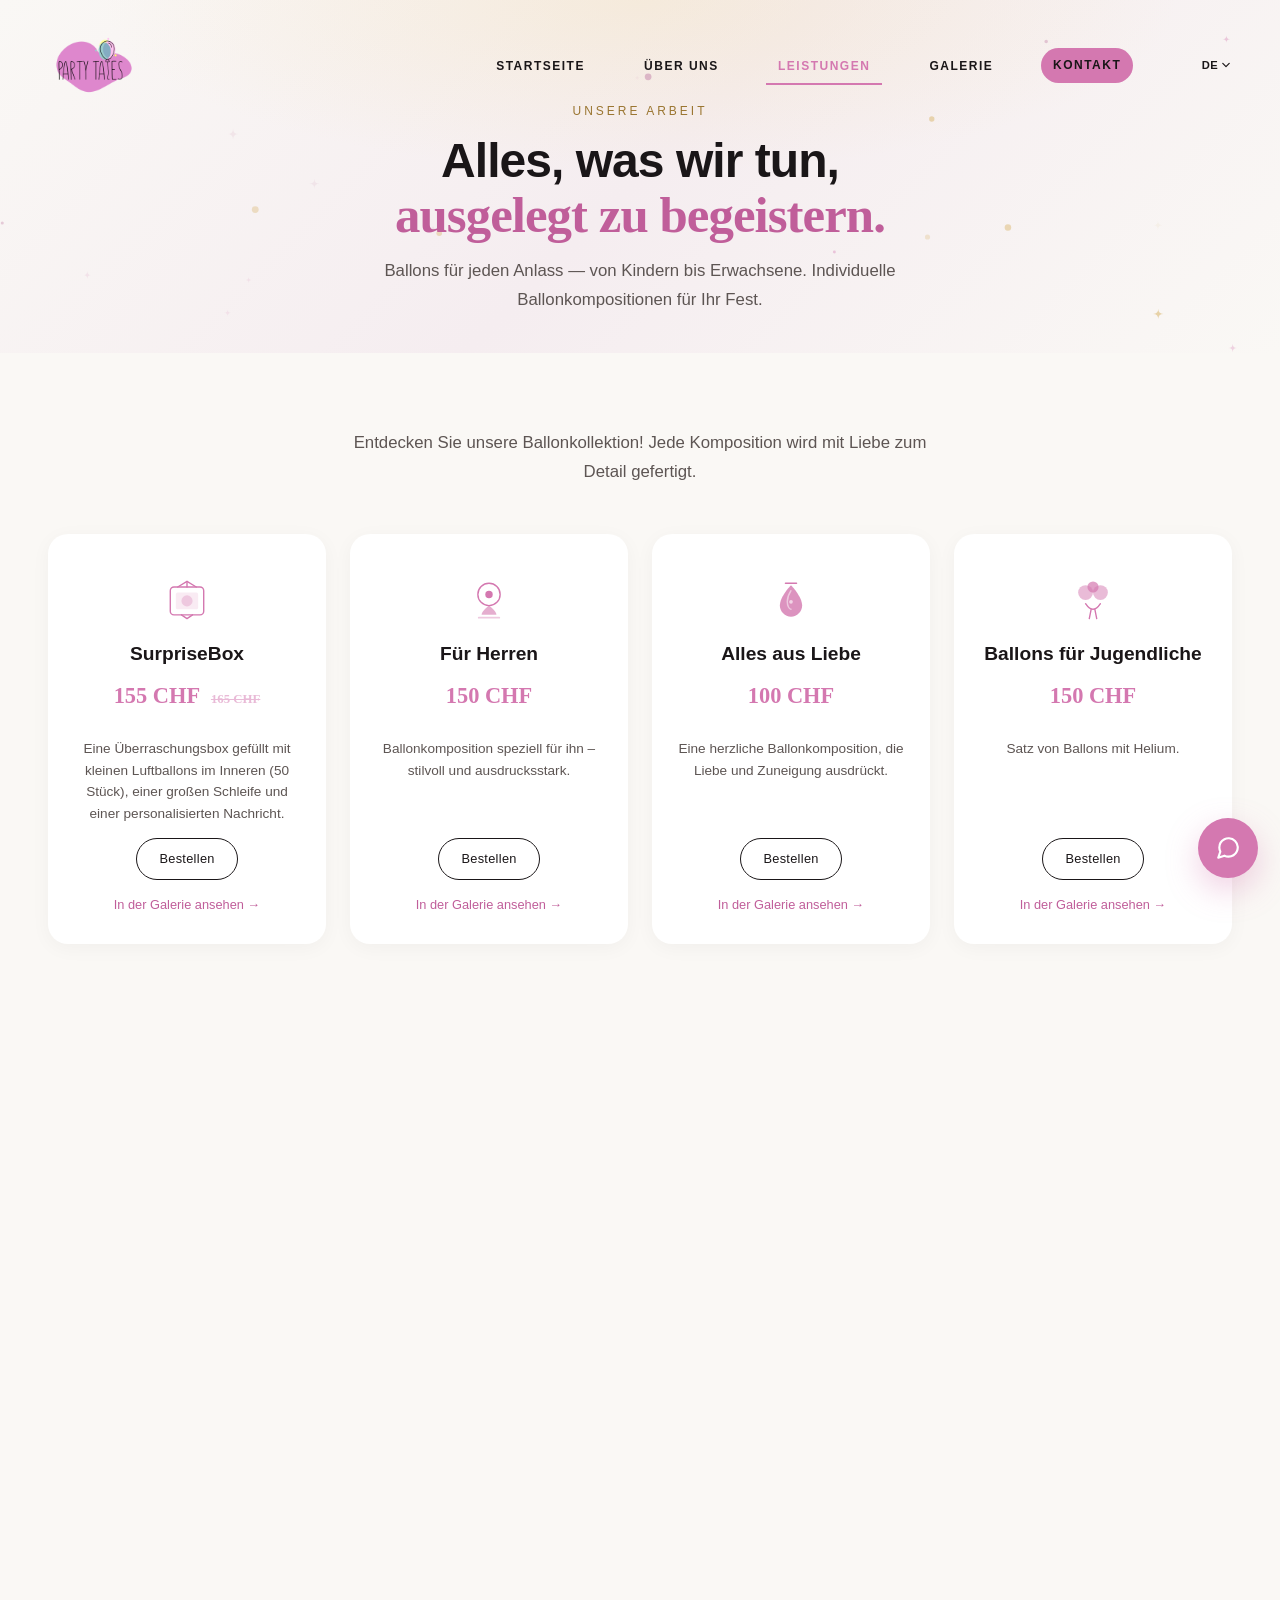
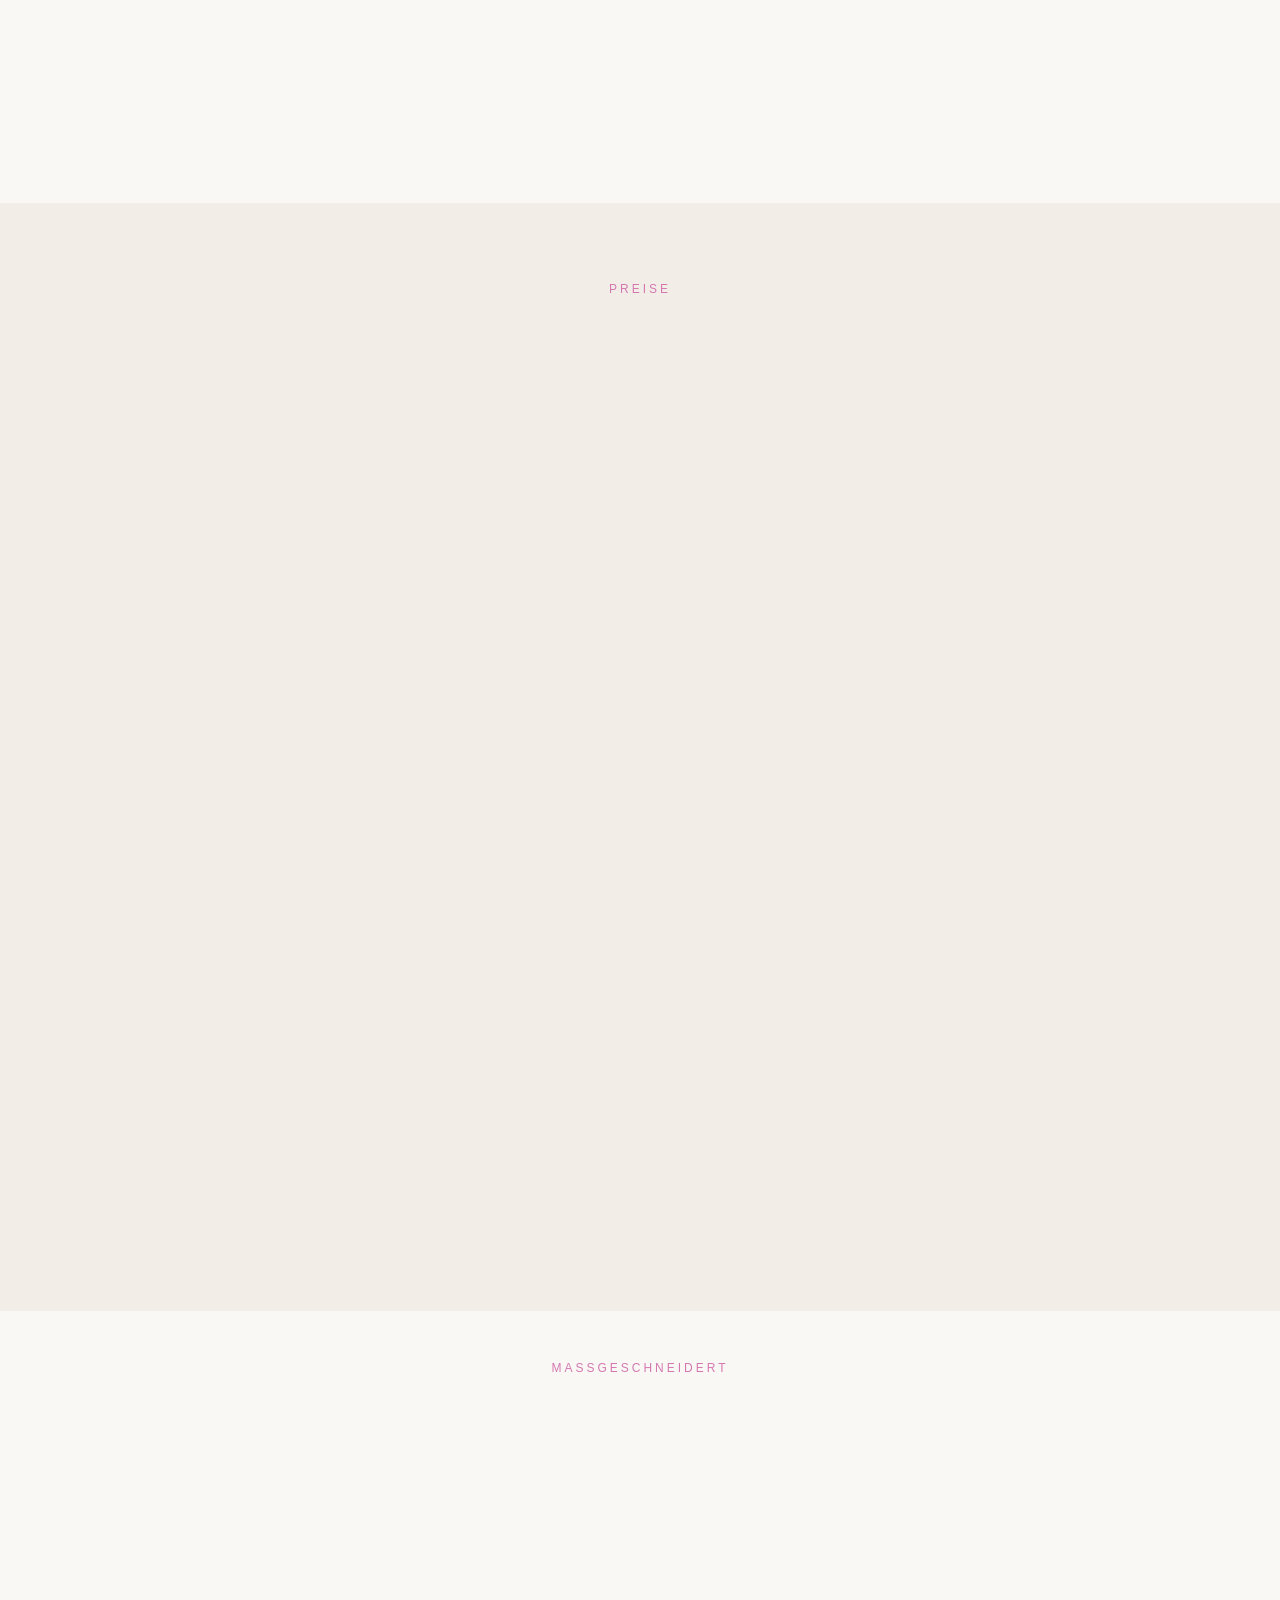
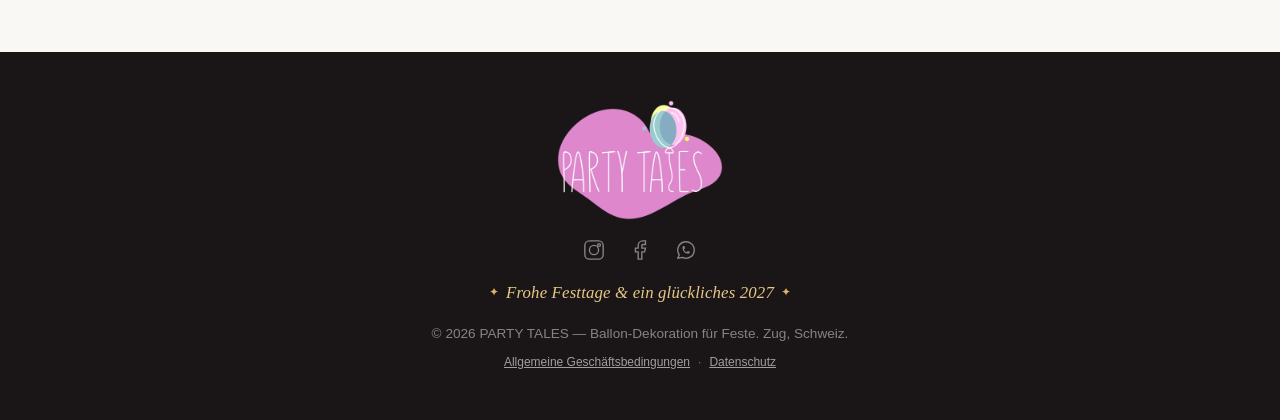
<file: services.html>
<!DOCTYPE html>
<html lang="de">
<head>
  <meta charset="UTF-8">
  <meta name="google" content="notranslate">
  <meta name="robots" content="notranslate">
  <meta name="viewport" content="width=device-width, initial-scale=1.0, viewport-fit=cover">
  <script>document.documentElement.classList.add("js");try{if(sessionStorage.getItem("pt-seen"))document.documentElement.classList.add("pt-seen");sessionStorage.setItem("pt-seen","1")}catch(e){}</script>
  <meta name="description" content="PARTY TALES services — helium balloons, photo backdrops, personalised decoration, gender reveal, same-day delivery in Zug, Lucerne, Zurich." data-i18n-meta="services.meta.desc">
  <meta property="og:title" content="Leistungen | PARTY TALES — Ballon-Dekoration Zug, Schweiz" data-i18n-meta="services.page.title.full">
  <meta property="og:description" content="PARTY TALES Leistungen — SurpriseBox, Heliumballons, Fotowände. Lieferung in Zug, Luzern, Zürich. Jetzt anfragen!" data-i18n-meta="services.meta.desc">
  <meta property="og:image" content="https://partytales.ch/images/og-image.jpg">
  <meta property="og:url" content="https://partytales.ch/services.html">
  <meta name="twitter:card" content="summary_large_image">
  <meta property="og:type" content="website">
  <link rel="canonical" href="https://partytales.ch/services.html">
  <link rel="alternate" hreflang="de" href="https://partytales.ch/services.html?lang=de">
  <link rel="alternate" hreflang="ru" href="https://partytales.ch/services.html?lang=ru">
  <link rel="alternate" hreflang="en" href="https://partytales.ch/services.html?lang=en">
  <link rel="alternate" hreflang="x-default" href="https://partytales.ch/services.html">
  <meta http-equiv="Content-Security-Policy" content="default-src 'self' 'unsafe-inline'; style-src 'self' 'unsafe-inline' https://fonts.googleapis.com; img-src 'self' data:; font-src 'self' https://fonts.gstatic.com; media-src 'self'; connect-src 'self' https:">
  <title data-i18n-title="services.page.title.full">Leistungen | PARTY TALES</title>
  <script type="application/ld+json">
  {
    "@context": "https://schema.org",
    "@type": "ItemList",
    "name": "PARTY TALES Leistungen",
    "itemListElement": [
      { "@type": "Product", "position": 1, "name": "SurpriseBox",
        "description": "Überraschungsbox mit 50 kleinen Luftballons, grosser Schleife und personalisierter Nachricht.",
        "offers": { "@type": "Offer", "price": "155", "priceCurrency": "CHF", "availability": "https://schema.org/InStock" } },
      { "@type": "Product", "position": 2, "name": "Für Herren",
        "description": "Ballonkomposition speziell für ihn – stilvoll und ausdrucksstark.",
        "offers": { "@type": "Offer", "price": "150", "priceCurrency": "CHF", "availability": "https://schema.org/InStock" } },
      { "@type": "Product", "position": 3, "name": "Alles aus Liebe",
        "description": "Eine herzliche Ballonkomposition, die Liebe und Zuneigung ausdrückt.",
        "offers": { "@type": "Offer", "price": "100", "priceCurrency": "CHF", "availability": "https://schema.org/InStock" } },
      { "@type": "Product", "position": 4, "name": "Ballons für Jugendliche",
        "description": "Satz von Ballons mit Helium.",
        "offers": { "@type": "Offer", "price": "150", "priceCurrency": "CHF", "availability": "https://schema.org/InStock" } },
      { "@type": "Product", "position": 5, "name": "Ballons für Mädchen",
        "description": "Satz von Ballons mit Helium.",
        "offers": { "@type": "Offer", "price": "150", "priceCurrency": "CHF", "availability": "https://schema.org/InStock" } },
      { "@type": "Product", "position": 6, "name": "Ballons für Jungen",
        "description": "Ballonkomposition für kleine Abenteurer – bunt und fröhlich.",
        "offers": { "@type": "Offer", "price": "150", "priceCurrency": "CHF", "availability": "https://schema.org/InStock" } },
      { "@type": "Product", "position": 7, "name": "Balloons ceiling",
        "description": "Latex- und Folienballons für Deckeninstallationen. Latex 15 St. – 105 CHF; Folie 15 St. – 100 CHF.",
        "offers": { "@type": "Offer", "price": "7", "priceCurrency": "CHF", "availability": "https://schema.org/InStock" } },
      { "@type": "Product", "position": 8, "name": "Kitty",
        "description": "Süsse Katzen-Ballonkomposition für kleine Tierliebhaber.",
        "offers": { "@type": "Offer", "price": "50", "priceCurrency": "CHF", "availability": "https://schema.org/InStock" } },
      { "@type": "Product", "position": 9, "name": "Gender Reveal",
        "description": "Ballon-Überraschung in Rosa oder Blau, individuell gestaltet. Preis auf Anfrage." }
    ]
  }
  </script>
  <link rel="icon" type="image/png" href="images/logo.png">
  <link rel="preconnect" href="https://fonts.googleapis.com">
  <link rel="preconnect" href="https://fonts.gstatic.com" crossorigin>
  <link rel="preconnect" href="https://party-tales-production.up.railway.app">
  <link rel="dns-prefetch" href="https://party-tales-production.up.railway.app">
  <link rel="preload" as="style" href="https://fonts.googleapis.com/css2?family=Instrument+Sans:wght@300;400;500;600;700&family=Playfair+Display:wght@500;600;700&display=swap" onload="this.onload=null;this.rel='stylesheet'">
  <noscript><link rel="stylesheet" href="https://fonts.googleapis.com/css2?family=Instrument+Sans:wght@300;400;500;600;700&family=Playfair+Display:wght@500;600;700&display=swap"></noscript>
  <link rel="preload" as="image" href="images/logo.webp" fetchpriority="high">
  <link rel="stylesheet" href="css/style.css">
  <script defer src="js/config.js"></script>
  <script defer src="js/i18n.js"></script>
  <script defer src="js/script.js"></script>
  <script defer src="js/chat.js"></script>
  <script defer src="js/newyear.js"></script>
</head>
<body class="ny-season">

<a href="#main-content" class="skip-link" data-i18n="skip.content">Zum Inhalt springen</a>

<div id="preloader" aria-hidden="true">
  <div class="loader-logo"><img src="images/logo.webp" alt="PARTY TALES" data-i18n-aria="preloader.alt"></div>
</div>

<nav id="navbar">
  <a href="index.html" class="logo"><img src="images/logo.webp" alt="PARTY TALES"></a>
  <button class="nav-toggle" id="navToggle" aria-label="Menü" data-i18n-aria="navToggle.aria">
    <span></span><span></span><span></span>
  </button>
  <ul class="nav-links" id="navLinks">
    <li><a href="index.html" data-i18n="nav.home">Startseite</a></li>
    <li><a href="about.html" data-i18n="nav.about">Über uns</a></li>
    <li><a href="services.html" class="active" aria-current="page" data-i18n="nav.services">Leistungen</a></li>
    <li><a href="gallery.html" data-i18n="nav.gallery">Galerie</a></li>
    <li><a href="contacts.html" class="btn btn-primary nav-contact-btn" data-i18n="nav.contact">Kontakt</a></li>
    <li class="lang-item">
      <select class="lang-select" id="langSelect">
        <option value="de">DE</option>
        <option value="ru">RU</option>
        <option value="en">EN</option>
      </select>
    </li>
  </ul>
</nav>

<main id="main-content">
<section class="page-hero page-hero-sm">
  <div class="page-hero-eyebrow" data-i18n="services.page.eyebrow">Unsere Arbeit</div>
  <h1 data-i18n="services.page.title">Alles, was wir tun,<br><span class="hero-emphasis">ausgelegt zu begeistern.</span></h1>
  <p class="page-hero-desc" data-i18n="services.page.desc">Ballons f&uuml;r jeden Anlass &mdash; von Kindern bis Erwachsene. Individuelle Ballonkompositionen f&uuml;r Ihr Fest.</p>
</section>

<section>
  <div class="container text-center">
    <p class="section-desc mx-auto reveal" style="margin-bottom:3rem" data-i18n="services.page.sub">Entdecken Sie unsere Ballonkollektion! Jede Komposition wird mit Liebe zum Detail gefertigt.</p>
    <div class="services-grid-squares">
      <div class="service-card-sq reveal">
        <div class="service-card-front">
          <div class="service-icon">
            <svg viewBox="0 0 56 56" fill="none">
              <rect x="10" y="14" width="36" height="30" rx="4" stroke="currentColor" stroke-width="1.5" fill="none"/>
              <rect x="16" y="20" width="24" height="18" rx="2" fill="currentColor" opacity="0.15"/>
              <circle cx="28" cy="29" r="6" fill="currentColor" opacity="0.3"/>
              <path d="M18 14L28 8L38 14" stroke="currentColor" stroke-width="1.5" stroke-linecap="round" stroke-linejoin="round" fill="none"/>
              <path d="M22 44L28 48L34 44" stroke="currentColor" stroke-width="1.5" stroke-linecap="round" stroke-linejoin="round" fill="none"/>
              <path d="M28 8L28 14" stroke="currentColor" stroke-width="1.5" stroke-linecap="round"/>
            </svg>
          </div>
          <h3 data-i18n="services.card1.title">SurpriseBox</h3>
          <div class="service-price">
            <span data-i18n="services.card1.price">155 CHF</span>
            <span style="text-decoration:line-through;opacity:.5;margin-left:6px;font-size:.8rem" data-i18n="services.card1.price_old">165 CHF</span>
          </div>
        </div>
        <div class="service-card-back">
          <p data-i18n="services.card1.desc">Eine Überraschungsbox gefüllt mit kleinen Luftballons im Inneren (50 Stück), einer großen Schleife und einer personalisierten Nachricht.</p>
          <a href="contacts.html" class="btn btn-outline" data-i18n="services.card1.btn">Bestellen</a>
          <a href="gallery.html?filter=surprisebox" class="service-gallery-link" data-i18n="services.card.gallery">In der Galerie ansehen &rarr;</a>
        </div>
      </div>
      <div class="service-card-sq reveal">
        <div class="service-card-front">
          <div class="service-icon">
            <svg viewBox="0 0 56 56" fill="none">
              <circle cx="28" cy="22" r="12" stroke="currentColor" stroke-width="1.5" fill="none"/>
              <circle cx="28" cy="22" r="4" fill="currentColor"/>
              <path d="M28 34C28 34 20 40 20 44L36 44C36 40 28 34 28 34Z" fill="currentColor" opacity="0.6"/>
              <rect x="16" y="46" width="24" height="2" rx="1" fill="currentColor" opacity="0.4"/>
            </svg>
          </div>
          <h3 data-i18n="services.card2.title">Für Herren</h3>
          <div class="service-price" data-i18n="services.card2.price">150 CHF</div>
        </div>
        <div class="service-card-back">
          <p data-i18n="services.card2.desc">Ballonkomposition speziell für ihn – stilvoll und ausdrucksstark.</p>
          <a href="contacts.html" class="btn btn-outline" data-i18n="services.card2.btn">Bestellen</a>
          <a href="gallery.html?filter=him" class="service-gallery-link" data-i18n="services.card.gallery">In der Galerie ansehen &rarr;</a>
        </div>
      </div>
      <div class="service-card-sq reveal">
        <div class="service-card-front">
          <div class="service-icon">
            <svg viewBox="0 0 56 56" fill="none">
              <path d="M28 12C28 12 16 24 16 34C16 40.5 21.5 46 28 46C34.5 46 40 40.5 40 34C40 24 28 12 28 12Z" fill="currentColor" opacity="0.8"/>
              <path d="M28 18C28 18 24 24 24 30C24 34 26 38 28 38" stroke="#fff" stroke-width="1.5" stroke-linecap="round" fill="none" opacity="0.5"/>
              <circle cx="28" cy="30" r="2" fill="#fff" opacity="0.6"/>
              <path d="M22 10L34 10" stroke="currentColor" stroke-width="1.5" stroke-linecap="round"/>
            </svg>
          </div>
          <h3 data-i18n="services.card3.title">Alles aus Liebe</h3>
          <div class="service-price" data-i18n="services.card3.price">100 CHF</div>
        </div>
        <div class="service-card-back">
          <p data-i18n="services.card3.desc">Eine herzliche Ballonkomposition, die Liebe und Zuneigung ausdrückt.</p>
          <a href="contacts.html" class="btn btn-outline" data-i18n="services.card3.btn">Bestellen</a>
          <a href="gallery.html?filter=love" class="service-gallery-link" data-i18n="services.card.gallery">In der Galerie ansehen &rarr;</a>
        </div>
      </div>
      <div class="service-card-sq reveal">
        <div class="service-card-front">
          <div class="service-icon">
            <svg viewBox="0 0 56 56" fill="none">
              <circle cx="20" cy="20" r="8" fill="currentColor" opacity="0.5"/>
              <circle cx="36" cy="20" r="8" fill="currentColor" opacity="0.5"/>
              <circle cx="28" cy="14" r="6" fill="currentColor" opacity="0.7"/>
              <path d="M20 32C20 32 24 38 28 38C32 38 36 32 36 32" stroke="currentColor" stroke-width="1.5" fill="none" stroke-linecap="round"/>
              <path d="M26 38L24 48" stroke="currentColor" stroke-width="1.5" stroke-linecap="round"/>
              <path d="M30 38L32 48" stroke="currentColor" stroke-width="1.5" stroke-linecap="round"/>
            </svg>
          </div>
          <h3 data-i18n="services.card4.title">Ballons für Jugendliche</h3>
          <div class="service-price" data-i18n="services.card4.price">150 CHF</div>
        </div>
        <div class="service-card-back">
          <p data-i18n="services.card4.desc">Satz von Ballons mit Helium.</p>
          <a href="contacts.html" class="btn btn-outline" data-i18n="services.card4.btn">Bestellen</a>
          <a href="gallery.html?filter=teens" class="service-gallery-link" data-i18n="services.card.gallery">In der Galerie ansehen &rarr;</a>
        </div>
      </div>
      <div class="service-card-sq reveal">
        <div class="service-card-front">
          <div class="service-icon">
            <svg viewBox="0 0 56 56" fill="none">
              <path d="M28 32C28 32 15 24 15 15.5C15 11.4 18.4 8 22.5 8C24.9 8 27 9.4 28 11.3C29 9.4 31.1 8 33.5 8C37.6 8 41 11.4 41 15.5C41 24 28 32 28 32Z" fill="currentColor" opacity="0.55"/>
              <path d="M26 32L25 36H31L30 32" stroke="currentColor" stroke-width="1.5" stroke-linecap="round" stroke-linejoin="round" fill="none"/>
              <path d="M28 36C28 41 24 43 24 48" stroke="currentColor" stroke-width="1.5" stroke-linecap="round" fill="none"/>
            </svg>
          </div>
          <h3 data-i18n="services.card5.title">Balloons for girls</h3>
          <div class="service-price" data-i18n="services.card5.price">150 CHF</div>
        </div>
        <div class="service-card-back">
          <p data-i18n="services.card5.desc">Satz von Ballons mit Helium.</p>
          <a href="contacts.html" class="btn btn-outline" data-i18n="services.card5.btn">Bestellen</a>
          <a href="gallery.html?filter=girls" class="service-gallery-link" data-i18n="services.card.gallery">In der Galerie ansehen &rarr;</a>
        </div>
      </div>
      <div class="service-card-sq reveal">
        <div class="service-card-front">
          <div class="service-icon">
            <svg viewBox="0 0 56 56" fill="none">
              <path d="M28 7L32.6 17.4L44 18.4L35.4 26L38 37.2L28 31.2L18 37.2L20.6 26L12 18.4L23.4 17.4L28 7Z" fill="currentColor" opacity="0.55"/>
              <path d="M28 33L28 39" stroke="currentColor" stroke-width="1.5" stroke-linecap="round"/>
              <path d="M28 39C28 44 24 45 24 48" stroke="currentColor" stroke-width="1.5" stroke-linecap="round" fill="none"/>
            </svg>
          </div>
          <h3 data-i18n="services.card6.title">Ballons für Jungen</h3>
          <div class="service-price" data-i18n="services.card6.price">150 CHF</div>
        </div>
        <div class="service-card-back">
          <p data-i18n="services.card6.desc">Ballonkomposition für kleine Abenteurer – bunt und fröhlich.</p>
          <a href="contacts.html" class="btn btn-outline" data-i18n="services.card6.btn">Bestellen</a>
          <a href="gallery.html?filter=boys" class="service-gallery-link" data-i18n="services.card.gallery">In der Galerie ansehen &rarr;</a>
        </div>
      </div>
      <div class="service-card-sq reveal">
        <div class="service-card-front">
          <div class="service-icon">
            <svg viewBox="0 0 56 56" fill="none">
              <rect x="8" y="12" width="40" height="34" rx="3" stroke="currentColor" stroke-width="1.5" fill="none"/>
              <line x1="8" y1="20" x2="48" y2="20" stroke="currentColor" stroke-width="1.5" opacity="0.3"/>
              <circle cx="18" cy="16" r="2" fill="currentColor" opacity="0.4"/>
              <circle cx="28" cy="16" r="2" fill="currentColor" opacity="0.4"/>
              <circle cx="38" cy="16" r="2" fill="currentColor" opacity="0.4"/>
              <path d="M16 26L28 34L40 26" stroke="currentColor" stroke-width="1.5" stroke-linecap="round" stroke-linejoin="round" fill="none"/>
              <path d="M16 34L28 42L40 34" stroke="currentColor" stroke-width="1.5" stroke-linecap="round" stroke-linejoin="round" fill="none" opacity="0.5"/>
            </svg>
          </div>
          <h3 data-i18n="services.card7.title">Balloons ceiling</h3>
          <div class="service-price" data-i18n="services.card7.price">7 CHF / Stück</div>
        </div>
        <div class="service-card-back">
          <p data-i18n="services.card7.desc">Latex 15 St. – 105 Fr.; Folie 15 St. – 100 Fr.</p>
          <a href="contacts.html" class="btn btn-outline" data-i18n="services.card7.btn">Bestellen</a>
          <a href="gallery.html?filter=ceiling" class="service-gallery-link" data-i18n="services.card.gallery">In der Galerie ansehen &rarr;</a>
        </div>
      </div>
      <div class="service-card-sq reveal">
        <div class="service-card-front">
          <div class="service-icon">
            <svg viewBox="0 0 56 56" fill="none">
              <circle cx="28" cy="22" r="10" fill="currentColor" opacity="0.3"/>
              <circle cx="28" cy="22" r="6" fill="currentColor" opacity="0.6"/>
              <ellipse cx="24" cy="20" rx="2" ry="3" fill="#fff" opacity="0.8"/>
              <ellipse cx="32" cy="20" rx="2" ry="3" fill="#fff" opacity="0.8"/>
              <path d="M24 26C26 28 30 28 32 26" stroke="currentColor" stroke-width="1.5" stroke-linecap="round" fill="none"/>
              <path d="M22 40L28 46L34 40" stroke="currentColor" stroke-width="1.5" stroke-linecap="round" stroke-linejoin="round" fill="none"/>
            </svg>
          </div>
          <h3 data-i18n="services.card8.title">Kitty</h3>
          <div class="service-price" data-i18n="services.card8.price">50 CHF</div>
        </div>
        <div class="service-card-back">
          <p data-i18n="services.card8.desc">Süsse Katzen-Ballonkomposition für kleine Tierliebhaber.</p>
          <a href="contacts.html" class="btn btn-outline" data-i18n="services.card8.btn">Bestellen</a>
          <a href="gallery.html?filter=kitty" class="service-gallery-link" data-i18n="services.card.gallery">In der Galerie ansehen &rarr;</a>
        </div>
      </div>
      <div class="service-card-sq reveal">
        <div class="service-card-front">
          <div class="service-icon">
            <svg viewBox="0 0 56 56" fill="none">
              <circle cx="19" cy="19" r="10" fill="currentColor" opacity="0.25"/>
              <circle cx="37" cy="19" r="10" fill="currentColor" opacity="0.55"/>
              <path d="M19 29L21 34" stroke="currentColor" stroke-width="1.5" stroke-linecap="round"/>
              <path d="M37 29L35 34" stroke="currentColor" stroke-width="1.5" stroke-linecap="round"/>
              <path d="M24 40C24 36.5 28 36.8 28 34C28 32.2 26.7 31 25 31" stroke="currentColor" stroke-width="2" stroke-linecap="round" fill="none"/>
              <circle cx="24" cy="46" r="1.6" fill="currentColor"/>
            </svg>
          </div>
          <h3 data-i18n="services.card9.title">Gender Reveal</h3>
          <div class="service-price" data-i18n="services.card9.price">Auf Anfrage</div>
        </div>
        <div class="service-card-back">
          <p data-i18n="services.card9.desc">Der grosse Moment in Rosa oder Blau &mdash; eine Ballon-Überraschung, die Ihr Geheimnis lüftet. Individuell gestaltet für Ihren Anlass.</p>
          <a href="contacts.html" class="btn btn-outline" data-i18n="services.card9.btn">Anfragen</a>
        </div>
      </div>
    </div>
  </div>
</section>

<section class="prices-section" id="prices">
  <div class="container">
    <div class="text-center">
      <p class="section-label" data-i18n="prices.label">Preise</p>
      <h2 class="section-title reveal" data-i18n="prices.title">Unsere <span class="hero-emphasis">Preise</span></h2>
      <p class="section-desc mx-auto reveal" data-i18n="prices.desc">Preise f&uuml;r einzelne Ballons und Dekor. Den genauen Preis Ihrer Komposition berechnen wir f&uuml;r Ihr Fest.</p>
    </div>
    <div class="price-grid">
      <div class="price-card reveal">
        <h3 data-i18n="prices.basic.title">Latex- &amp; Folienballons</h3>
        <ul class="price-list">
          <li><span data-i18n="prices.basic.r1">Latex, 30 cm</span><b>6 CHF</b></li>
          <li><span data-i18n="prices.basic.r2">Latex, 45 cm</span><b>15 CHF</b></li>
          <li><span data-i18n="prices.basic.r3">Folie, 46 cm &mdash; Herz, Stern, Kreis</span><b>7 CHF</b></li>
          <li><span data-i18n="prices.basic.r4">Folie mit Motiv, 46 cm</span><b>8 CHF</b></li>
        </ul>
      </div>
      <div class="price-card reveal">
        <h3 data-i18n="prices.fig.title">Figuren &amp; Zahlen</h3>
        <ul class="price-list">
          <li><span data-i18n="prices.fig.r1">Klein, 50&ndash;85 cm</span><b>25 CHF</b></li>
          <li><span data-i18n="prices.fig.r2">Mittel, 86&ndash;105 cm</span><b>28 CHF</b></li>
          <li><span data-i18n="prices.fig.r3">Gross, 106&ndash;134 cm</span><b>40 CHF</b></li>
          <li><span data-i18n="prices.fig.r4">Figuren XXL</span><b>60 CHF</b></li>
        </ul>
      </div>
      <div class="price-card reveal">
        <h3 data-i18n="prices.big.title">Grosse Ballons mit Aufschrift</h3>
        <p class="price-sub" data-i18n="prices.big.sub1">In transparenter H&uuml;lle (&laquo;Glass balloon&raquo;)</p>
        <ul class="price-list">
          <li><span data-i18n="prices.cm45">45 cm</span><b>35 CHF</b></li>
          <li><span data-i18n="prices.cm60">60 cm</span><b>55 CHF</b></li>
          <li><span data-i18n="prices.cm90">90 cm</span><b>80 CHF</b></li>
        </ul>
        <p class="price-sub" data-i18n="prices.big.sub2">Ohne H&uuml;lle</p>
        <ul class="price-list">
          <li><span data-i18n="prices.cm45">45 cm</span><b>15 CHF</b></li>
          <li><span data-i18n="prices.cm60">60 cm</span><b>40 CHF</b></li>
          <li><span data-i18n="prices.cm90">90 cm</span><b>65 CHF</b></li>
        </ul>
      </div>
      <div class="price-card reveal">
        <h3 data-i18n="prices.foil.title">Grosse Folienballons mit Aufschrift</h3>
        <ul class="price-list">
          <li><span data-i18n="prices.foil.r1">Stern, Herz oder Kreis, 90 cm</span><b>50 CHF</b></li>
          <li><span data-i18n="prices.foil.r2">+ Ihr Foto</span><b>+10 CHF</b></li>
          <li><span data-i18n="prices.foil.r3">+ Ihr Bild</span><b>+10 CHF</b></li>
        </ul>
      </div>
      <div class="price-card reveal">
        <h3 data-i18n="prices.bubble.title">Transparente Bubbles mit Aufschrift</h3>
        <ul class="price-list">
          <li><span data-i18n="prices.bubble.r1">60 cm</span><b>50 CHF</b></li>
          <li><span data-i18n="prices.bubble.r2">90 cm</span><b>75 CHF</b></li>
          <li><span data-i18n="prices.bubble.r3">+ Federn</span><b>+12 CHF</b></li>
          <li><span data-i18n="prices.bubble.r4">+ Styroporkugeln</span><b>+10 CHF</b></li>
          <li><span data-i18n="prices.bubble.r5">+ Acrylmalerei</span><b>+15 CHF</b></li>
          <li><span data-i18n="prices.bubble.r6">+ T&uuml;ll</span><b>+7 CHF</b></li>
        </ul>
      </div>
      <div class="price-card reveal">
        <h3 data-i18n="prices.arch.title">Girlanden &amp; B&ouml;gen</h3>
        <ul class="price-list">
          <li><span data-i18n="prices.arch.r1">Klassischer Bogen</span><b>500 CHF</b></li>
          <li><span data-i18n="prices.arch.r2">Halbbogen</span><b>250 CHF</b></li>
          <li><span data-i18n="prices.arch.r3">Girlande</span><b>150 CHF</b></li>
          <li><span data-i18n="prices.arch.r4">Themen-Fotowand</span><b><span data-i18n="prices.arch.p4">auf Anfrage</span></b></li>
        </ul>
      </div>
    </div>
  </div>
</section>

<section class="text-center" style="padding:3rem 1.5rem">
  <div class="container">
    <p class="section-label" data-i18n="services.cta.label">Massgeschneidert</p>
    <h2 class="section-title reveal" data-i18n="services.cta.title">Möchten Sie etwas Besonderes?</h2>
    <p class="section-desc mx-auto reveal" data-i18n="services.cta.desc">Jede Ihre Idee. Wir zeichnen einen Entwurf, wählen Materialien aus und setzen das Projekt schlüsselfertig um.</p>
    <div class="cta-buttons" style="margin-top:2rem">
      <a href="contacts.html" class="btn btn-primary btn-lg reveal" data-i18n="services.cta.btn1">Erzählen Sie uns Ihre Idee</a>
      <a href="https://wa.me/message/LN7LBQU5QT4QI1" target="_blank" rel="noopener" class="btn btn-outline btn-lg reveal" data-i18n="services.cta.btn2">WhatsApp</a>
    </div>
  </div>
</section>
</main>
<footer>
  <a href="index.html" class="logo"><img src="images/logo-footer.webp" alt="PARTY TALES" width="828" height="598"></a>
  <div class="social-links">
    <a href="https://www.instagram.com/partytales.ch/" target="_blank" rel="noopener" aria-label="Instagram">
      <svg viewBox="0 0 24 24" fill="none" stroke="currentColor" stroke-width="1.5">
        <rect x="2" y="2" width="20" height="20" rx="5"/>
        <circle cx="12" cy="12" r="5"/>
        <circle cx="17.5" cy="6.5" r="1.5"/>
      </svg>
    </a>
    <a href="https://www.facebook.com/profile.php?id=61554218107551" target="_blank" rel="noopener" aria-label="Facebook">
      <svg viewBox="0 0 24 24" fill="none" stroke="currentColor" stroke-width="1.5">
        <path d="M18 2h-3a5 5 0 0 0-5 5v3H7v4h3v8h4v-8h3l1-4h-4V7a1 1 0 0 1 1-1h3V2z"/>
      </svg>
    </a>
    <a href="https://wa.me/message/LN7LBQU5QT4QI1" target="_blank" rel="noopener" aria-label="WhatsApp">
      <svg viewBox="0 0 24 24" fill="none" stroke="currentColor" stroke-width="1.5" stroke-linecap="round" stroke-linejoin="round">
        <path d="M3 21l1.65-3.8a9 9 0 1 1 3.4 2.9L3 21"/>
        <path d="M9 10a.5.5 0 0 0 1 0V9a.5.5 0 0 0-1 0v1a5 5 0 0 0 5 5h1a.5.5 0 0 0 0-1h-1a.5.5 0 0 0 0 1"/>
      </svg>
    </a>
  </div>
  <p class="ny-greeting" data-i18n="ny.greeting">Frohe Festtage &amp; ein glückliches 2027</p>
  <p data-i18n="footer.copyright">&copy; 2026 PARTY TALES &mdash; Ballon-Dekoration für Feste. Zug, Schweiz.</p>
  <p class="footer-terms"><a href="terms.html" class="footer-terms-link" data-i18n="footer.terms">Allgemeine Geschäftsbedingungen</a><span class="footer-terms-sep" aria-hidden="true">&middot;</span><a href="privacy.html" class="footer-terms-link" data-i18n="footer.privacy">Datenschutz</a></p>
</footer>

<button class="back-to-top" id="backToTop" aria-label="Nach oben" data-i18n-aria="backToTop.aria">
  <svg viewBox="0 0 24 24" fill="none" stroke="currentColor" stroke-width="2.5">
    <path d="M18 15L12 9L6 15" stroke-linecap="round" stroke-linejoin="round"/>
  </svg>
</button>

</body>
</html>
</file>
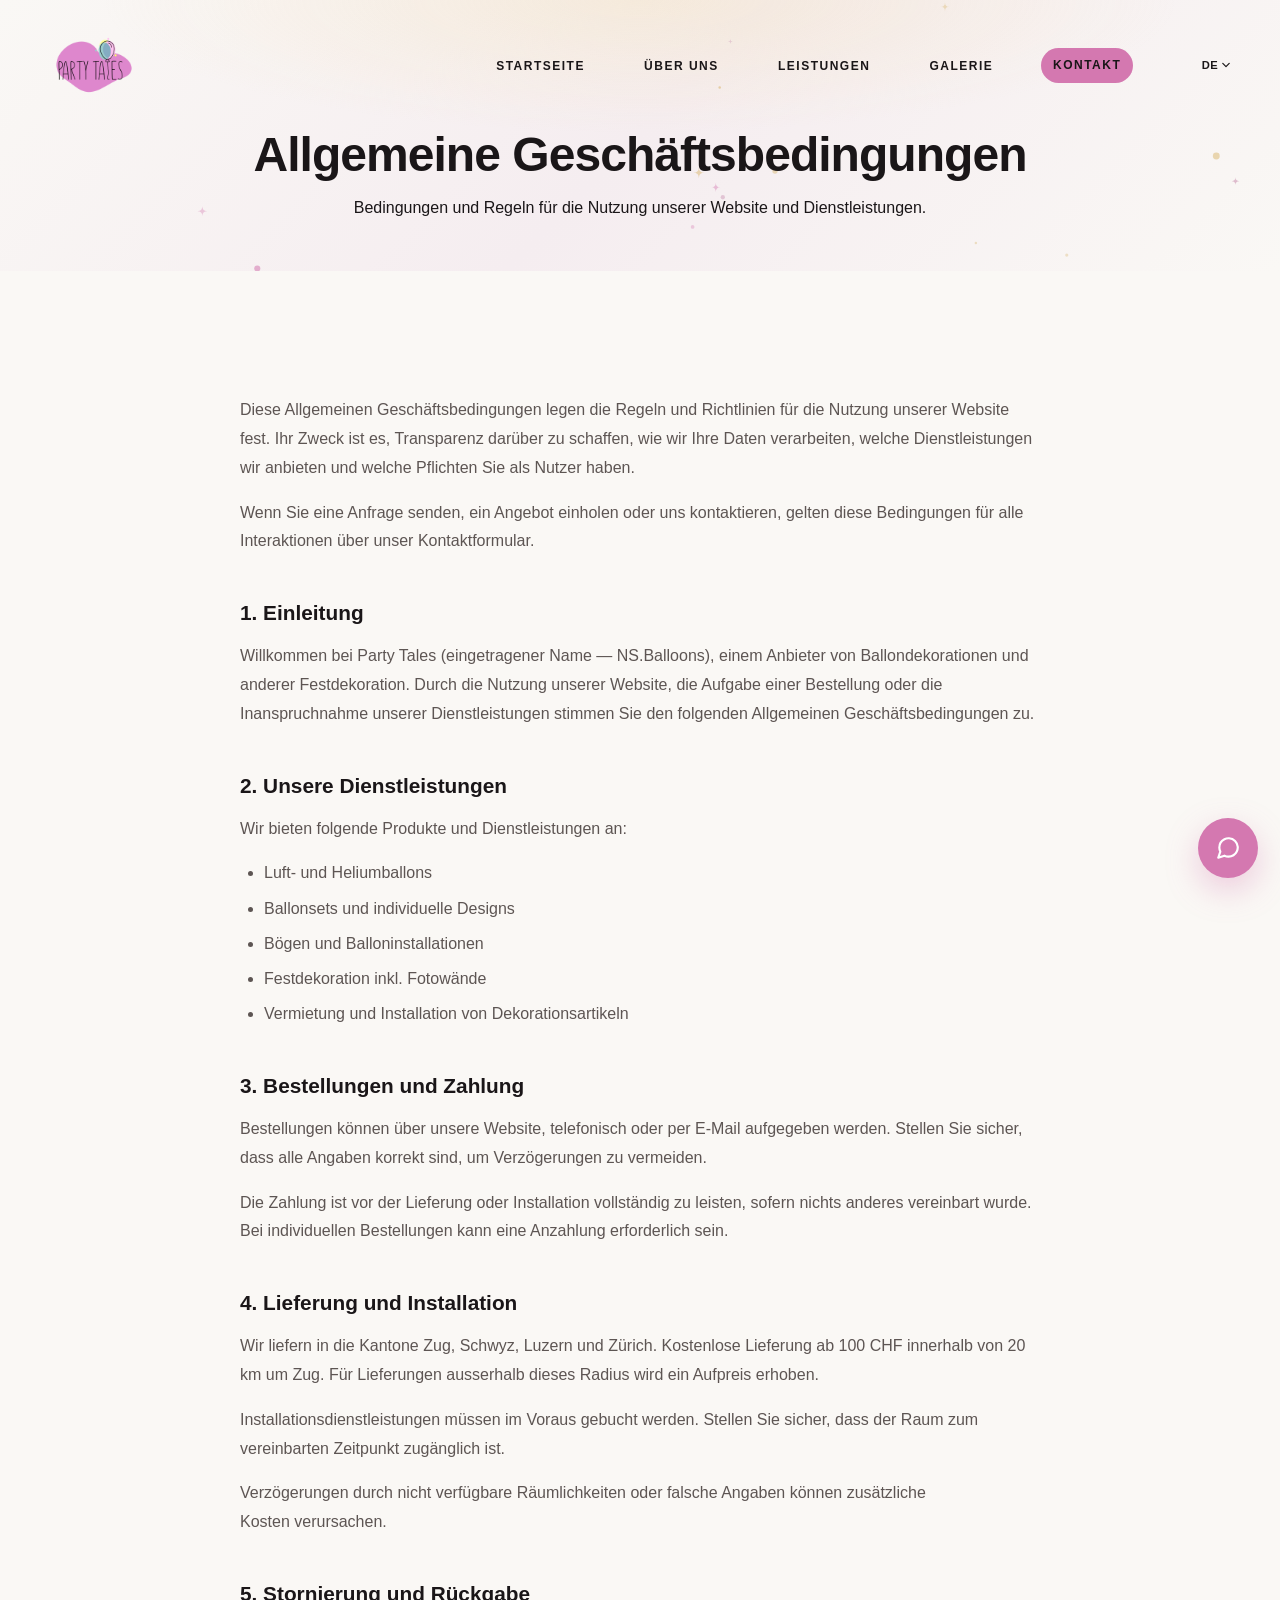
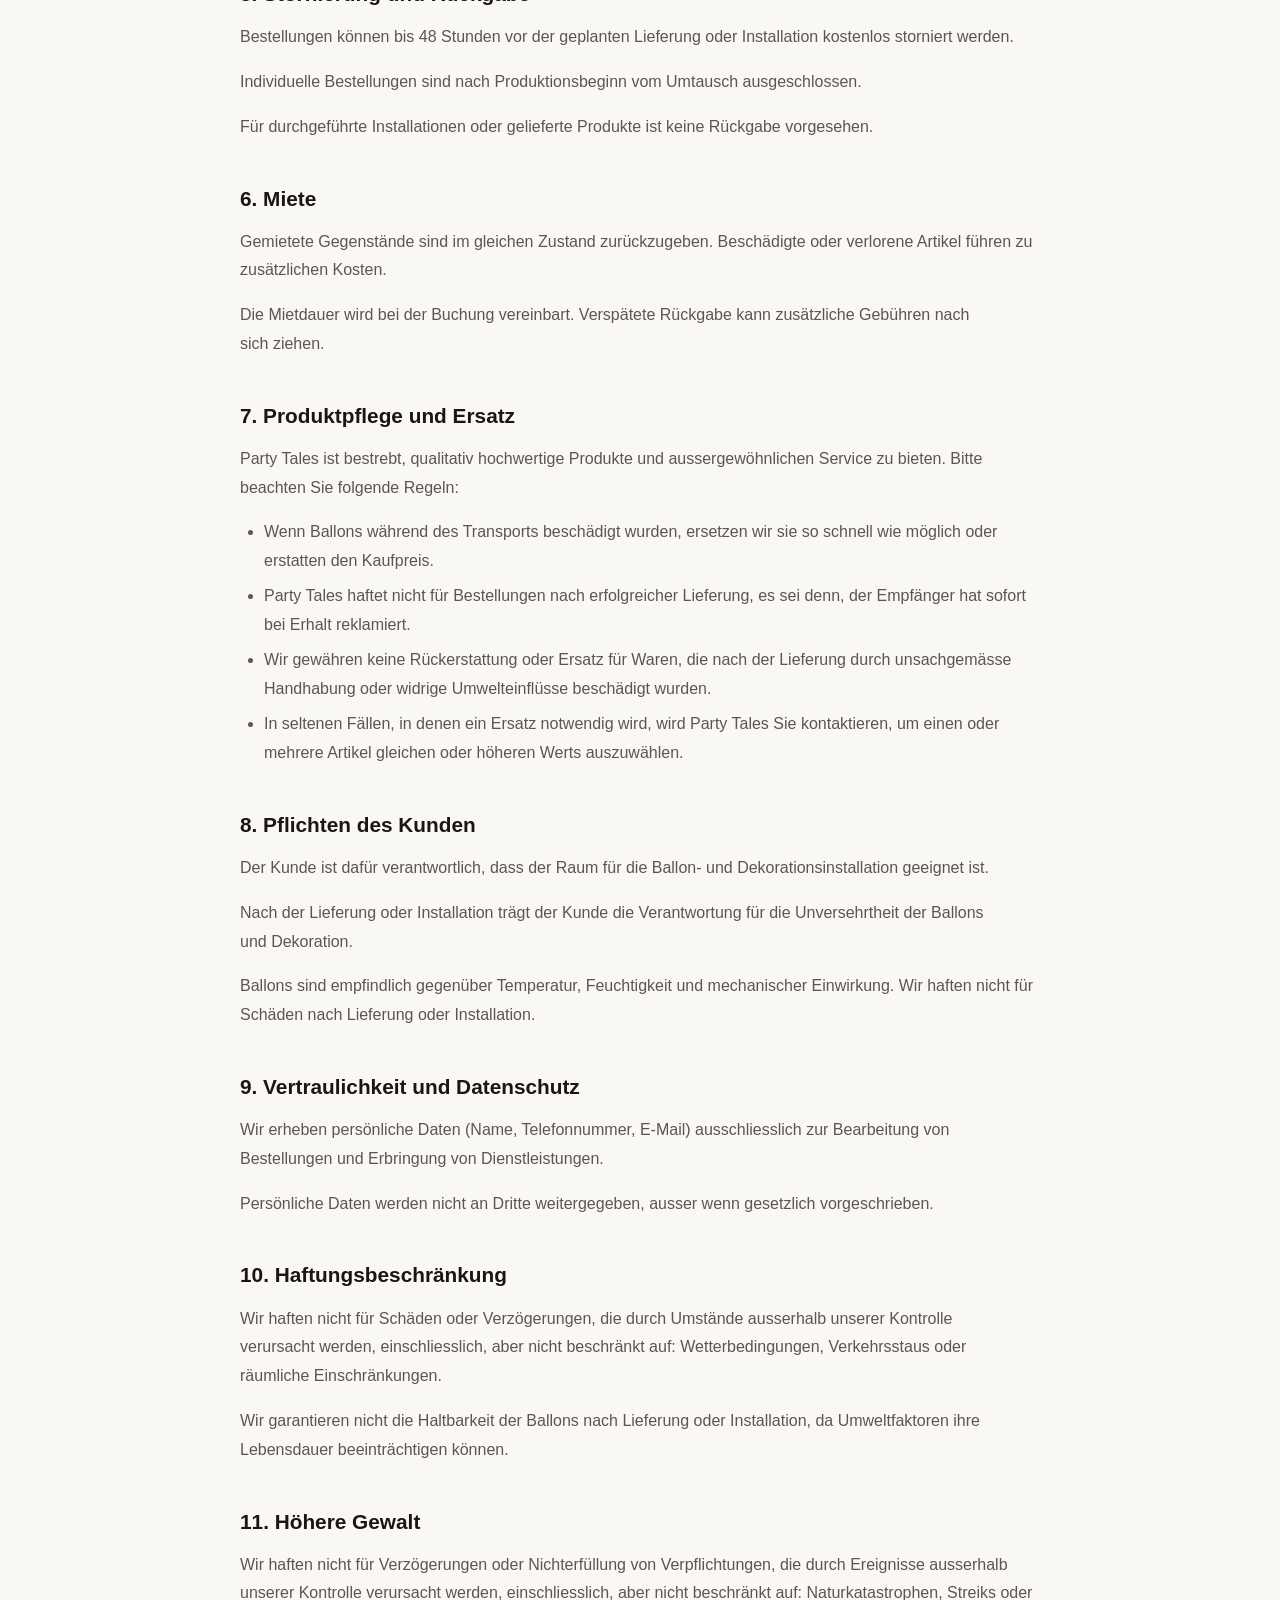
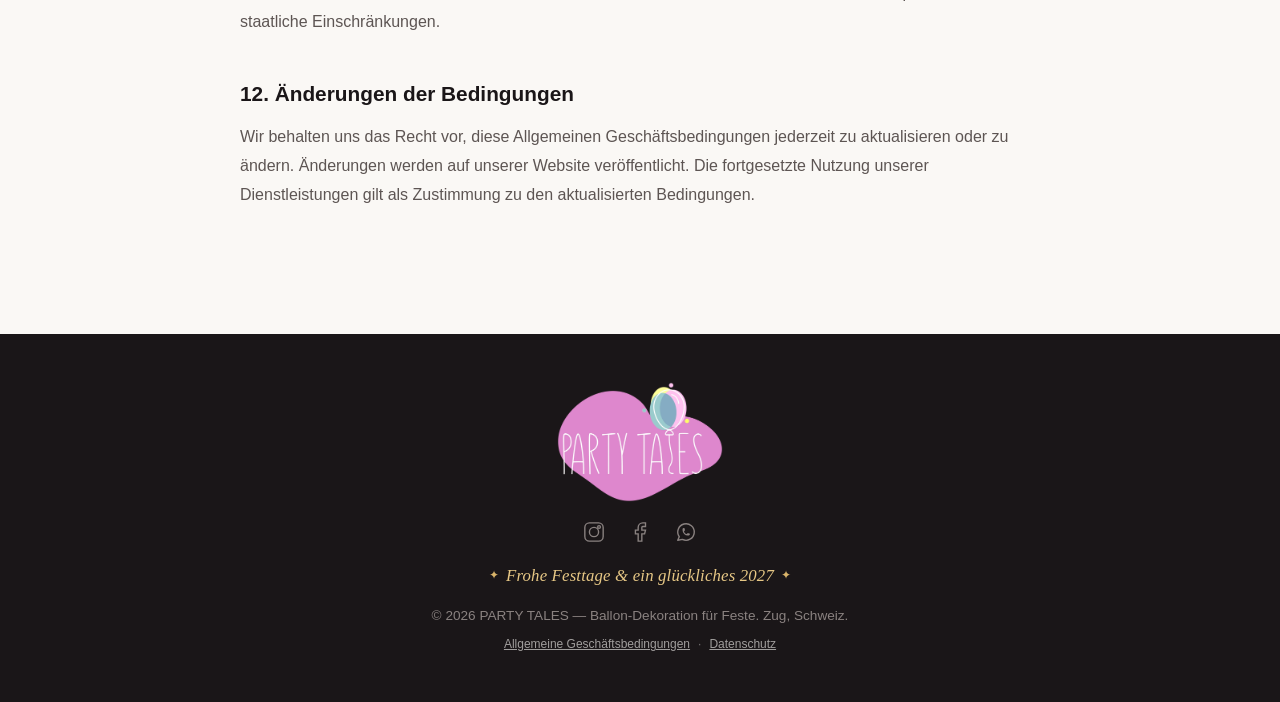
<file: terms.html>
<!DOCTYPE html>
<html lang="de">
<head>
  <meta charset="UTF-8">
  <meta name="google" content="notranslate">
  <meta name="robots" content="notranslate">
  <meta name="viewport" content="width=device-width, initial-scale=1.0, viewport-fit=cover">
  <script>document.documentElement.classList.add("js");try{if(sessionStorage.getItem("pt-seen"))document.documentElement.classList.add("pt-seen");sessionStorage.setItem("pt-seen","1")}catch(e){}</script>
  <meta name="description" content="Terms and Conditions for PARTY TALES balloon decoration services in Switzerland." data-i18n-meta="terms.meta.desc">
  <meta property="og:title" content="Terms | PARTY TALES" data-i18n-meta="terms.page.title.full">
  <meta property="og:description" content="Terms and Conditions for PARTY TALES balloon decoration services." data-i18n-meta="terms.meta.desc">
  <meta property="og:image" content="https://partytales.ch/images/og-image.jpg">
  <meta property="og:url" content="https://partytales.ch/terms.html">
  <meta name="twitter:card" content="summary_large_image">
  <meta property="og:type" content="website">
  <link rel="canonical" href="https://partytales.ch/terms.html">
  <link rel="alternate" hreflang="de" href="https://partytales.ch/terms.html?lang=de">
  <link rel="alternate" hreflang="ru" href="https://partytales.ch/terms.html?lang=ru">
  <link rel="alternate" hreflang="en" href="https://partytales.ch/terms.html?lang=en">
  <link rel="alternate" hreflang="x-default" href="https://partytales.ch/terms.html">
  <meta http-equiv="Content-Security-Policy" content="default-src 'self' 'unsafe-inline'; style-src 'self' 'unsafe-inline' https://fonts.googleapis.com; img-src 'self' data:; font-src 'self' https://fonts.gstatic.com; media-src 'self'; connect-src 'self' https:">
  <title data-i18n-title="terms.page.title.full">AGB | PARTY TALES</title>
  <link rel="icon" type="image/png" href="images/logo.png">
  <link rel="preconnect" href="https://fonts.googleapis.com">
  <link rel="preconnect" href="https://fonts.gstatic.com" crossorigin>
  <link rel="preconnect" href="https://party-tales-production.up.railway.app">
  <link rel="dns-prefetch" href="https://party-tales-production.up.railway.app">
  <link rel="preload" as="style" href="https://fonts.googleapis.com/css2?family=Instrument+Sans:wght@300;400;500;600;700&family=Playfair+Display:wght@500;600;700&display=swap" onload="this.onload=null;this.rel='stylesheet'">
  <noscript><link rel="stylesheet" href="https://fonts.googleapis.com/css2?family=Instrument+Sans:wght@300;400;500;600;700&family=Playfair+Display:wght@500;600;700&display=swap"></noscript>
  <link rel="preload" as="image" href="images/logo.webp" fetchpriority="high">
  <link rel="stylesheet" href="css/style.css">
  <script defer src="js/config.js"></script>
  <script defer src="js/i18n.js"></script>
  <script defer src="js/script.js"></script>
  <script defer src="js/chat.js"></script>
  <script defer src="js/newyear.js"></script>
</head>
<body class="ny-season">

<a href="#main-content" class="skip-link" data-i18n="skip.content">Zum Inhalt springen</a>

<div id="preloader" aria-hidden="true">
  <div class="loader-logo"><img src="images/logo.webp" alt="PARTY TALES" data-i18n-aria="preloader.alt"></div>
</div>

<nav id="navbar">
  <a href="index.html" class="logo"><img src="images/logo.webp" alt="PARTY TALES"></a>
  <button class="nav-toggle" id="navToggle" aria-label="Menü" data-i18n-aria="navToggle.aria">
    <span></span><span></span><span></span>
  </button>
  <ul class="nav-links" id="navLinks">
    <li><a href="index.html" data-i18n="nav.home">Startseite</a></li>
    <li><a href="about.html" data-i18n="nav.about">Über uns</a></li>
    <li><a href="services.html" data-i18n="nav.services">Leistungen</a></li>
    <li><a href="gallery.html" data-i18n="nav.gallery">Galerie</a></li>
    <li><a href="contacts.html" class="btn btn-primary nav-contact-btn" data-i18n="nav.contact">Kontakt</a></li>
    <li class="lang-item">
      <select class="lang-select" id="langSelect">
        <option value="de">DE</option>
        <option value="ru">RU</option>
        <option value="en">EN</option>
      </select>
    </li>
  </ul>
</nav>

<main id="main-content">
<section class="page-hero">
  <h1 data-i18n="terms.page.title">Allgemeine Geschäftsbedingungen</h1>
  <p data-i18n="terms.page.desc">Bedingungen und Regeln f&uuml;r die Nutzung unserer Website und Dienstleistungen.</p>
</section>

<section>
  <div class="container terms-content">
    <p data-i18n="terms.intro.p1">Diese Allgemeinen Gesch&auml;ftsbedingungen legen die Regeln und Richtlinien f&uuml;r die Nutzung unserer Website fest. Ihr Zweck ist es, Transparenz dar&uuml;ber zu schaffen, wie wir Ihre Daten verarbeiten, welche Dienstleistungen wir anbieten und welche Pflichten Sie als Nutzer haben.</p>
    <p data-i18n="terms.intro.p2">Wenn Sie eine Anfrage senden, ein Angebot einholen oder uns kontaktieren, gelten diese Bedingungen f&uuml;r alle Interaktionen &uuml;ber unser Kontaktformular.</p>

    <h3 data-i18n="terms.s1.title">1. Einleitung</h3>
    <p data-i18n="terms.s1.p1">Willkommen bei Party Tales (eingetragener Name &mdash; NS.Balloons), einem Anbieter von Ballondekorationen und anderer Festdekoration. Durch die Nutzung unserer Website, die Aufgabe einer Bestellung oder die Inanspruchnahme unserer Dienstleistungen stimmen Sie den folgenden Allgemeinen Gesch&auml;ftsbedingungen zu.</p>

    <h3 data-i18n="terms.s2.title">2. Unsere Dienstleistungen</h3>
    <p data-i18n="terms.s2.p1">Wir bieten folgende Produkte und Dienstleistungen an:</p>
    <ul>
      <li data-i18n="terms.s2.li1">Luft- und Heliumballons</li>
      <li data-i18n="terms.s2.li2">Ballonsets und individuelle Designs</li>
      <li data-i18n="terms.s2.li3">B&ouml;gen und Balloninstallationen</li>
      <li data-i18n="terms.s2.li4">Festdekoration inkl. Fotow&auml;nde</li>
      <li data-i18n="terms.s2.li5">Vermietung und Installation von Dekorationsartikeln</li>
    </ul>

    <h3 data-i18n="terms.s3.title">3. Bestellungen und Zahlung</h3>
    <p data-i18n="terms.s3.p1">Bestellungen k&ouml;nnen &uuml;ber unsere Website, telefonisch oder per E-Mail aufgegeben werden. Stellen Sie sicher, dass alle Angaben korrekt sind, um Verz&ouml;gerungen zu vermeiden.</p>
    <p data-i18n="terms.s3.p2">Die Zahlung ist vor der Lieferung oder Installation vollst&auml;ndig zu leisten, sofern nichts anderes vereinbart wurde. Bei individuellen Bestellungen kann eine Anzahlung erforderlich sein.</p>

    <h3 data-i18n="terms.s4.title">4. Lieferung und Installation</h3>
    <p data-i18n="terms.s4.p1">Wir liefern in die Kantone Zug, Schwyz, Luzern und Z&uuml;rich. Kostenlose Lieferung ab 100 CHF innerhalb von 20 km um Zug. F&uuml;r Lieferungen ausserhalb dieses Radius wird ein Aufpreis erhoben.</p>
    <p data-i18n="terms.s4.p2">Installationsdienstleistungen m&uuml;ssen im Voraus gebucht werden. Stellen Sie sicher, dass der Raum zum vereinbarten Zeitpunkt zug&auml;nglich ist.</p>
    <p data-i18n="terms.s4.p3">Verz&ouml;gerungen durch nicht verf&uuml;gbare R&auml;umlichkeiten oder falsche Angaben k&ouml;nnen zus&auml;tzliche Kosten verursachen.</p>

    <h3 data-i18n="terms.s5.title">5. Stornierung und R&uuml;ckgabe</h3>
    <p data-i18n="terms.s5.p1">Bestellungen k&ouml;nnen bis 48 Stunden vor der geplanten Lieferung oder Installation kostenlos storniert werden.</p>
    <p data-i18n="terms.s5.p2">Individuelle Bestellungen sind nach Produktionsbeginn vom Umtausch ausgeschlossen.</p>
    <p data-i18n="terms.s5.p3">F&uuml;r durchgef&uuml;hrte Installationen oder gelieferte Produkte ist keine R&uuml;ckgabe vorgesehen.</p>

    <h3 data-i18n="terms.s6.title">6. Miete</h3>
    <p data-i18n="terms.s6.p1">Gemietete Gegenst&auml;nde sind im gleichen Zustand zur&uuml;ckzugeben. Besch&auml;digte oder verlorene Artikel f&uuml;hren zu zus&auml;tzlichen Kosten.</p>
    <p data-i18n="terms.s6.p2">Die Mietdauer wird bei der Buchung vereinbart. Versp&auml;tete R&uuml;ckgabe kann zus&auml;tzliche Geb&uuml;hren nach sich ziehen.</p>

    <h3 data-i18n="terms.s7.title">7. Produktpflege und Ersatz</h3>
    <p data-i18n="terms.s7.p1">Party Tales ist bestrebt, qualitativ hochwertige Produkte und aussergew&ouml;hnlichen Service zu bieten. Bitte beachten Sie folgende Regeln:</p>
    <ul>
      <li data-i18n="terms.s7.li1">Wenn Ballons w&auml;hrend des Transports besch&auml;digt wurden, ersetzen wir sie so schnell wie m&ouml;glich oder erstatten den Kaufpreis.</li>
      <li data-i18n="terms.s7.li2">Party Tales haftet nicht f&uuml;r Bestellungen nach erfolgreicher Lieferung, es sei denn, der Empf&auml;nger hat sofort bei Erhalt reklamiert.</li>
      <li data-i18n="terms.s7.li3">Wir gew&auml;hren keine R&uuml;ckerstattung oder Ersatz f&uuml;r Waren, die nach der Lieferung durch unsachgem&auml;sse Handhabung oder widrige Umwelteinfl&uuml;sse besch&auml;digt wurden.</li>
      <li data-i18n="terms.s7.li4">In seltenen F&auml;llen, in denen ein Ersatz notwendig wird, wird Party Tales Sie kontaktieren, um einen oder mehrere Artikel gleichen oder h&ouml;heren Werts auszuw&auml;hlen.</li>
    </ul>

    <h3 data-i18n="terms.s8.title">8. Pflichten des Kunden</h3>
    <p data-i18n="terms.s8.p1">Der Kunde ist daf&uuml;r verantwortlich, dass der Raum f&uuml;r die Ballon- und Dekorationsinstallation geeignet ist.</p>
    <p data-i18n="terms.s8.p2">Nach der Lieferung oder Installation tr&auml;gt der Kunde die Verantwortung f&uuml;r die Unversehrtheit der Ballons und Dekoration.</p>
    <p data-i18n="terms.s8.p3">Ballons sind empfindlich gegen&uuml;ber Temperatur, Feuchtigkeit und mechanischer Einwirkung. Wir haften nicht f&uuml;r Sch&auml;den nach Lieferung oder Installation.</p>

    <h3 data-i18n="terms.s9.title">9. Vertraulichkeit und Datenschutz</h3>
    <p data-i18n="terms.s9.p1">Wir erheben pers&ouml;nliche Daten (Name, Telefonnummer, E-Mail) ausschliesslich zur Bearbeitung von Bestellungen und Erbringung von Dienstleistungen.</p>
    <p data-i18n="terms.s9.p2">Pers&ouml;nliche Daten werden nicht an Dritte weitergegeben, ausser wenn gesetzlich vorgeschrieben.</p>

    <h3 data-i18n="terms.s10.title">10. Haftungsbeschr&auml;nkung</h3>
    <p data-i18n="terms.s10.p1">Wir haften nicht f&uuml;r Sch&auml;den oder Verz&ouml;gerungen, die durch Umst&auml;nde ausserhalb unserer Kontrolle verursacht werden, einschliesslich, aber nicht beschr&auml;nkt auf: Wetterbedingungen, Verkehrsstaus oder r&auml;umliche Einschr&auml;nkungen.</p>
    <p data-i18n="terms.s10.p2">Wir garantieren nicht die Haltbarkeit der Ballons nach Lieferung oder Installation, da Umweltfaktoren ihre Lebensdauer beeintr&auml;chtigen k&ouml;nnen.</p>

    <h3 data-i18n="terms.s11.title">11. H&ouml;here Gewalt</h3>
    <p data-i18n="terms.s11.p1">Wir haften nicht f&uuml;r Verz&ouml;gerungen oder Nichterf&uuml;llung von Verpflichtungen, die durch Ereignisse ausserhalb unserer Kontrolle verursacht werden, einschliesslich, aber nicht beschr&auml;nkt auf: Naturkatastrophen, Streiks oder staatliche Einschr&auml;nkungen.</p>

    <h3 data-i18n="terms.s12.title">12. &Auml;nderungen der Bedingungen</h3>
    <p data-i18n="terms.s12.p1">Wir behalten uns das Recht vor, diese Allgemeinen Gesch&auml;ftsbedingungen jederzeit zu aktualisieren oder zu &auml;ndern. &Auml;nderungen werden auf unserer Website ver&ouml;ffentlicht. Die fortgesetzte Nutzung unserer Dienstleistungen gilt als Zustimmung zu den aktualisierten Bedingungen.</p>
  </div>
</section>
</main>
<footer>
  <a href="index.html" class="logo"><img src="images/logo-footer.webp" alt="PARTY TALES" width="828" height="598"></a>
  <div class="social-links">
    <a href="https://www.instagram.com/partytales.ch/" target="_blank" rel="noopener" aria-label="Instagram">
      <svg viewBox="0 0 24 24" fill="none" stroke="currentColor" stroke-width="1.5">
        <rect x="2" y="2" width="20" height="20" rx="5"/>
        <circle cx="12" cy="12" r="5"/>
        <circle cx="17.5" cy="6.5" r="1.5"/>
      </svg>
    </a>
    <a href="https://www.facebook.com/profile.php?id=61554218107551" target="_blank" rel="noopener" aria-label="Facebook">
      <svg viewBox="0 0 24 24" fill="none" stroke="currentColor" stroke-width="1.5">
        <path d="M18 2h-3a5 5 0 0 0-5 5v3H7v4h3v8h4v-8h3l1-4h-4V7a1 1 0 0 1 1-1h3V2z"/>
      </svg>
    </a>
    <a href="https://wa.me/message/LN7LBQU5QT4QI1" target="_blank" rel="noopener" aria-label="WhatsApp">
      <svg viewBox="0 0 24 24" fill="none" stroke="currentColor" stroke-width="1.5" stroke-linecap="round" stroke-linejoin="round">
        <path d="M3 21l1.65-3.8a9 9 0 1 1 3.4 2.9L3 21"/>
        <path d="M9 10a.5.5 0 0 0 1 0V9a.5.5 0 0 0-1 0v1a5 5 0 0 0 5 5h1a.5.5 0 0 0 0-1h-1a.5.5 0 0 0 0 1"/>
      </svg>
    </a>
  </div>
  <p class="ny-greeting" data-i18n="ny.greeting">Frohe Festtage &amp; ein glückliches 2027</p>
  <p data-i18n="footer.copyright">&copy; 2026 PARTY TALES &mdash; Ballon-Dekoration für Feste. Zug, Schweiz.</p>
  <p class="footer-terms"><a href="terms.html" class="footer-terms-link" data-i18n="footer.terms">Allgemeine Geschäftsbedingungen</a><span class="footer-terms-sep" aria-hidden="true">&middot;</span><a href="privacy.html" class="footer-terms-link" data-i18n="footer.privacy">Datenschutz</a></p>
</footer>

<button class="back-to-top" id="backToTop" aria-label="Nach oben" data-i18n-aria="backToTop.aria">
  <svg viewBox="0 0 24 24" fill="none" stroke="currentColor" stroke-width="2.5">
    <path d="M18 15L12 9L6 15" stroke-linecap="round" stroke-linejoin="round"/>
  </svg>
</button>

</body>
</html>
</file>
<file: css/style.css>
/* ── Design Tokens ── */
:root {
  --color-bg: #FAF8F5;
  --color-bg-alt: #F3EDE8;
  --color-bg-dark: #1A1618;
  --color-text: #1A1618;
  --color-text-secondary: #5D5553;
  --color-text-muted: #8A8280;
  --color-text-inverse: #FAF8F5;
  --color-accent: #D478B0;
  --color-accent-hover: #C05E9A;
  --color-accent-light: #F0D6E5;
  --color-border: #E5DDD8;
  --color-card: #FFFFFF;
  --color-success: #4A9D7A;

  --font-sans: 'Instrument Sans', -apple-system, BlinkMacSystemFont, 'Segoe UI', Roboto, 'Helvetica Neue', Arial, sans-serif;
  --font-serif: 'Playfair Display', Georgia, 'Times New Roman', serif;
  /* Elegant display serif for accent words & quotes (wide, refined, has Cyrillic) */
  --font-display: 'Playfair Display', Georgia, 'Times New Roman', serif;

  --text-xs: 0.75rem;
  --text-sm: 0.875rem;
  --text-base: 1rem;
  --text-lg: 1.125rem;
  --text-xl: 1.25rem;
  --text-2xl: 1.5rem;
  --text-3xl: 2rem;
  --text-4xl: 2.5rem;
  --text-5xl: 3.5rem;
  --text-6xl: 4.5rem;

  --ease-out-expo: cubic-bezier(0.16, 1, 0.3, 1);
  --ease-spring: cubic-bezier(0.34, 1.56, 0.64, 1);

  --glass-bg: rgba(250, 248, 245, 0.7);
  --glass-border: rgba(255, 255, 255, 0.2);
  --glass-shadow: 0 8px 32px rgba(26, 22, 24, 0.08);
  --glass-blur: 12px;

  /* Dark hero gradient (used by .hero and .page-hero accents) */
  --color-hero-1: #2d2b3a;
  --color-hero-2: #3d2b4a;

  /* Elevation scale — consistent shadows across cards/overlays */
  --shadow-xs: 0 1px 3px rgba(26, 22, 24, 0.04);
  --shadow-sm: 0 4px 20px rgba(26, 22, 24, 0.05);
  --shadow-md: 0 12px 32px rgba(26, 22, 24, 0.08);
  --shadow-lg: 0 20px 50px rgba(212, 120, 176, 0.16);
  --shadow-accent: 0 12px 32px rgba(212, 120, 176, 0.35);

  /* Radius scale */
  --radius-sm: 10px;
  --radius-md: 14px;
  --radius-lg: 20px;
  --radius-pill: 100px;
}

/* ── Skip to content (accessibility) ── */
.skip-link {
  position: fixed; top: -100%; left: 1rem; z-index: 100000;
  background: var(--color-accent); color: #fff;
  padding: .75rem 1.5rem; border-radius: 0 0 8px 8px;
  font-size: .9rem; font-weight: 500;
  text-decoration: none;
  transition: top .2s;
}
.skip-link:focus { top: 0; }

/* ── Reset & base ── */
:focus-visible {
  outline: 2px solid var(--color-accent);
  outline-offset: 2px;
}
html { scroll-behavior: smooth; overflow-x: clip; }
/* Keep anchor / skip-link targets clear of the fixed navigation bar. */
:target, #main-content, main > section[id] { scroll-margin-top: 7rem; }
/* ── Reveal Animations ── */
/* No-JS / no-IntersectionObserver fallback: never hide content from users
   who can't run the reveal observer (SEO, screen readers, disabled JS). */
html:not(.js) .reveal,
html:not(.js) .reveal-left,
html:not(.js) .reveal-right,
html:not(.js) .reveal-scale,
html:not(.js) .reveal-stagger > * {
  opacity: 1 !important;
  transform: none !important;
}
.reveal { opacity: 0; transform: translateY(30px); transition: opacity 0.7s var(--ease-out-expo), transform 0.7s var(--ease-out-expo); }
.reveal.visible { opacity: 1; transform: translateY(0); }
.reveal-left { opacity: 0; transform: translateX(-40px); }
.reveal-left.visible { opacity: 1; transform: translateX(0); }
.reveal-right { opacity: 0; transform: translateX(40px); }
.reveal-right.visible { opacity: 1; transform: translateX(0); }
.reveal-scale { opacity: 0; transform: scale(0.95); }
.reveal-scale.visible { opacity: 1; transform: scale(1); }
.reveal-stagger > * { opacity: 0; transform: translateY(20px); transition: opacity 0.5s var(--ease-out-expo), transform 0.5s var(--ease-out-expo); }
.reveal-stagger.visible > * { opacity: 1; transform: translateY(0); }
.reveal-stagger.visible > *:nth-child(2) { transition-delay: 0.12s; }
.reveal-stagger.visible > *:nth-child(3) { transition-delay: 0.24s; }

@media (prefers-reduced-motion: reduce) {
  *, *::before, *::after { animation-duration: 0.01ms !important; animation-iteration-count: 1 !important; transition-duration: 0.01ms !important; }
  .reveal, .reveal-left, .reveal-right, .reveal-scale, .reveal-stagger > * { opacity: 1; transform: none; transition: none; }
  .hero-video-bg, .hero-video-grid, .hero-video-single { display: none !important; }
  html { cursor: auto; background: var(--color-bg); }
}
*, *::before, *::after { margin: 0; padding: 0; box-sizing: border-box; }
body {
  font-family: var(--font-sans);
  color: var(--color-text);
  overflow-wrap: break-word;
  background: var(--color-bg);
  -webkit-font-smoothing: antialiased;
  -moz-osx-font-smoothing: grayscale;
  line-height: 1.6;
  width: 100%;
  position: relative;
  overflow-x: clip;
}
h1, h2, h3, h4 { font-family: var(--font-sans); font-weight: 600; letter-spacing: -0.01em; }
img { max-width: 100%; display: block; }
a { text-decoration: none; color: inherit; }

/* ── Preloader ── */
#preloader {
  position: fixed; inset: 0; z-index: 9999;
  background: #faf8f5;
  display: flex; align-items: center; justify-content: center;
  flex-direction: column;
  transition: opacity .6s, visibility .6s;
}
#preloader.hidden { opacity: 0; visibility: hidden; pointer-events: none; }
.loader-logo {
  width: min(450px, 80vw);
  animation: floatLoader 1s ease-in-out infinite alternate;
}
.loader-logo img { width: 100%; height: auto; display: block; }
@keyframes floatLoader {
  from { transform: translateY(0); }
  to { transform: translateY(-15px); }
}

/* ── Navigation ── */
nav {
  position: fixed; top: 0; left: 0; width: 100%;
  z-index: 1000;
  padding: 1.2rem 3rem;
  padding: 1.2rem calc(3rem + env(safe-area-inset-right)) 1.2rem calc(3rem + env(safe-area-inset-left));
  display: flex; justify-content: space-between; align-items: center;
  transition: background .4s, padding .4s, box-shadow .4s, transform .45s var(--ease-out-expo);
  background: transparent;
  will-change: transform;
}
/* Auto-hide on scroll down, reveal on scroll up / stop */
nav.nav-hidden { transform: translateY(-100%); }
nav.scrolled {
  background: rgba(250, 248, 245, .95);
  -webkit-backdrop-filter: blur(12px);
  backdrop-filter: blur(12px);
  box-shadow: 0 2px 30px rgba(0,0,0,.06);
  padding: .8rem 3rem;
}
.logo { display: flex; align-items: center; }
.logo img { height: clamp(60px, 7.2vw, 92px); width: auto; display: block; transition: height .4s; }
nav.scrolled .logo img { height: clamp(54px, 6vw, 78px); }
.nav-links { display: flex; gap: 2.2rem; list-style: none; align-items: center; }
.nav-links a {
  font-size: .75rem;
  font-weight: 600;
  letter-spacing: 1.5px;
  text-transform: uppercase;
  position: relative;
  transition: color .3s;
  color: var(--color-text);
  padding: .5rem .75rem;
}

.nav-links a::after {
  content: '';
  position: absolute; bottom: -4px; left: 0;
  width: 0; height: 2px;
  background: var(--color-accent);
  transition: width .3s;
}
.nav-links a:hover::after { width: 100%; }
.nav-links a:hover { color: var(--color-accent); }
.nav-links a.active::after { width: 100%; }
.nav-links .btn-primary::after { display: none; }
.nav-links a.active { color: var(--color-accent); }
/* The primary CTA keeps white text even on its own (active) page — never pink-on-pink */
.nav-links .btn-primary.active,
.nav-links .nav-contact-btn.active { color: #fff; }
@media (min-width: 768px) {
  .nav-hero:not(.scrolled) .nav-links .btn-primary.active { color: #fff; }
}
.lang-item { margin-left: 2rem; position: relative; }
.lang-item .lang-select { display: none; }
.lang-item .lang-btn {
  font-size: .7rem; font-weight: 600;
  font-family: var(--font-sans);
  cursor: pointer; padding: .4rem 0;
  border: none;
  background: transparent;
  color: var(--color-text);
  text-transform: uppercase;
  letter-spacing: .5px; outline: none;
  transition: color .3s;
  display: flex; align-items: center; gap: 4px;
  min-width: 32px;
  justify-content: center;
}
.lang-item .lang-btn:hover,
.lang-item .lang-btn:focus { color: var(--color-accent); }
nav.scrolled .lang-item .lang-btn { color: var(--color-text); }
nav.scrolled .lang-item .lang-btn:hover,
nav.scrolled .lang-item .lang-btn:focus { color: var(--color-accent); }
@media (min-width: 768px) {
  nav:not(.scrolled) .nav-toggle span { background: #fff; }
}
@media (min-width: 768px) {
  .nav-hero:not(.scrolled) .nav-links a { color: rgba(255,255,255,.9); }
}
@media (min-width: 768px) {
  .nav-hero:not(.scrolled) .lang-item .lang-btn { color: rgba(255,255,255,.9); }
}
nav:not(.scrolled) .lang-dropdown { background: rgba(26,22,24,.9); }
nav.scrolled .lang-dropdown { background: rgba(250,248,245,.95); border-color: var(--color-border); }
nav.scrolled .lang-dropdown button { color: var(--color-text-secondary); }
nav.scrolled .lang-dropdown button:hover,
nav.scrolled .lang-dropdown button:focus { color: var(--color-accent); background: rgba(212,120,176,.1); }
nav.scrolled .lang-dropdown button.is-active { color: var(--color-accent); }
.lang-item .lang-btn::after {
  content: '';
  position: absolute; bottom: -2px; left: 0; right: 0;
  height: 2px;
  background: var(--color-accent);
  transform: scaleX(0);
  transition: transform .3s;
  transform-origin: left;
}
.lang-item:hover .lang-btn::after,
.lang-item:focus-within .lang-btn::after { transform: scaleX(1); }

.lang-dropdown {
  position: absolute; top: calc(100% + 8px); left: 50%;
  transform: translateX(-50%) translateY(4px);
  background: rgba(26,22,24,.9);
  backdrop-filter: blur(16px);
  -webkit-backdrop-filter: blur(16px);
  border: 1px solid rgba(255,255,255,.1);
  border-radius: 8px;
  padding: .25rem;
  opacity: 0; pointer-events: none;
  transition: opacity .25s, transform .25s;
  z-index: 100;
  min-width: 64px;
}
.lang-dropdown.open {
  opacity: 1; pointer-events: auto;
  transform: translateX(-50%) translateY(0);
}
.lang-dropdown button {
  display: block; width: 100%;
  padding: .5rem .75rem;
  font-size: .7rem; font-weight: 500;
  font-family: var(--font-sans);
  color: rgba(255,255,255,.7);
  background: transparent;
  border: none; border-radius: 4px;
  cursor: pointer;
  text-transform: uppercase;
  letter-spacing: .5px;
  transition: background .2s, color .2s;
  text-align: center;
}
.lang-dropdown button:hover,
.lang-dropdown button:focus {
  background: rgba(212,120,176,.15);
  color: var(--color-accent);
}
.lang-dropdown button.is-active {
  color: var(--color-accent);
  font-weight: 600;
}
nav.scrolled ~ .lang-dropdown,
nav.scrolled + * .lang-dropdown { /* handled by data attribute */ }

.lang-arrow {
  display: inline-block;
  width: 8px; height: 6px;
  transition: transform .25s;
}
.lang-btn.open .lang-arrow { transform: rotate(180deg); }
.nav-toggle {
  display: none; flex-direction: column; gap: 5px;
  cursor: pointer; background: none; border: none; padding: 4px;
}
.nav-toggle span {
  width: 26px; height: 2px;
  background: var(--color-hero-1);
  transition: .3s;
  display: block;
}
.nav-toggle.active span:nth-child(1) { transform: rotate(45deg) translate(5px, 5px); }
.nav-toggle.active span:nth-child(2) { opacity: 0; }
.nav-toggle.active span:nth-child(3) { transform: rotate(-45deg) translate(5px,-5px); }
/* Once open, the burger sits on the light menu panel — the white "on hero"
   colour would make the X invisible there, so force it dark. */
nav .nav-toggle.active span,
nav.nav-hero:not(.scrolled) .nav-toggle.active span { background: var(--color-text); }

/* ── Buttons ── */
.btn {
  display: inline-block;
  padding: .9rem 2.2rem;
  border-radius: 100px;
  font-size: .9rem;
  font-weight: 500;
  transition: background .3s var(--ease-spring), color .3s var(--ease-spring), box-shadow .3s var(--ease-spring), border-color .3s var(--ease-spring);
  letter-spacing: .3px;
  cursor: pointer;
  border: none;
  font-family: var(--font-sans);
  word-break: keep-all;
  overflow-wrap: break-word;
  hyphens: auto;
  will-change: transform;
}
.btn-primary {
  background: var(--color-accent);
  color: #fff;
}
.btn-primary:disabled {
  background: var(--color-text-muted);
  cursor: not-allowed;
  box-shadow: none;
}
.btn-primary:hover {
  background: var(--color-accent-hover);
  box-shadow: 0 12px 32px rgba(212,120,176,0.35);
}
.btn-outline {
  background: transparent;
  color: var(--color-text);
  border: 1.5px solid var(--color-text);
}
.btn-outline:hover {
  background: var(--color-text);
  color: var(--color-text-inverse);
}

/* ── Hero ── */
.hero {
  min-height: 100dvh; min-height: 100svh;
  display: flex; align-items: center; justify-content: center;
  padding: 6rem 1.5rem 3rem;
  padding: 6rem calc(1.5rem + env(safe-area-inset-right)) calc(3rem + env(safe-area-inset-bottom)) calc(1.5rem + env(safe-area-inset-left));
  position: relative;
  overflow: hidden;
  background: linear-gradient(135deg, var(--color-hero-1) 0%, var(--color-hero-2) 50%, var(--color-hero-1) 100%);
}
.hero-video-bg {
  position: absolute; inset: 0;
  z-index: 0;
  overflow: hidden;
  opacity: 0;
  transition: opacity .8s;
  background: linear-gradient(135deg, var(--color-hero-1) 0%, var(--color-hero-2) 50%, var(--color-hero-1) 100%);
}
.hero-video-wrapper {
  position: absolute;
  inset: 0;
  overflow: hidden;
}
.hero-video-grid {
  display: flex;
  width: 100%;
  height: 100%;
  gap: 2px;
}
.hero-video {
  flex: 1;
  min-width: 0;
  height: 100%;
  object-fit: cover;
}
.hero-video-single {
  width: 100%;
  height: 100%;
  object-fit: cover;
}
.hero-video-overlay {
  position: absolute; inset: 0;
  background: linear-gradient(180deg, rgba(26,22,24,.78) 0%, rgba(26,22,24,.7) 30%, rgba(26,22,24,.7) 100%);
  /* Must stay above every video layer: the crossfade juggles clips between
     z-index 1 and 2, so the overlay sits above both to keep them all darkened. */
  z-index: 5;
}

/* ── Services Preview (homepage) ── */
.services-preview-grid {
  display: grid;
  grid-template-columns: repeat(4, 1fr);
  gap: 1.4rem;
  max-width: 1180px;
  margin: 0 auto;
}
.service-preview-card {
  background: var(--color-card);
  border-radius: 20px;
  padding: 2.5rem 1.8rem;
  text-align: left;
  transition: all .4s var(--ease-out-expo);
  cursor: pointer;
  box-shadow: 0 4px 20px rgba(0,0,0,.04);
  border: 1px solid var(--color-border);
  display: flex;
  flex-direction: column;
  gap: 1.2rem;
}
.service-preview-card:hover {
  transform: translateY(-6px);
  box-shadow: 0 20px 50px rgba(212,120,176,0.12);
  border-color: var(--color-accent-light);
}
.service-preview-icon {
  width: 44px; height: 44px;
  color: var(--color-accent);
}
.service-preview-body { display: flex; flex-direction: column; gap: .4rem; }
.service-preview-tag {
  font-size: .7rem;
  text-transform: uppercase;
  letter-spacing: 1.5px;
  color: var(--color-text-secondary);
  font-weight: 500;
}
.service-preview-body h3 {
  font-family: var(--font-sans);
  font-size: 1.2rem;
  font-weight: 600;
  margin: 0;
}
.service-preview-summary {
  font-size: .85rem;
  line-height: 1.5;
  color: var(--color-text-secondary);
  font-weight: 300;
  margin: .2rem 0 .4rem;
}
.service-preview-cta {
  font-size: .8rem;
  font-weight: 500;
  color: var(--color-accent);
  transition: gap .3s;
  display: inline-flex;
  align-items: center;
  gap: .3rem;
}
.service-preview-card:hover .service-preview-cta {
  gap: .6rem;
}

/* ── Services with Images (services.html, also used in about.html) ── */
.hero-content {
  max-width: 720px;
  position: relative;
  z-index: 2;
  text-align: center;
}
.hero-eyebrow {
  display: inline-block;
  font-size: .7rem;
  text-transform: uppercase;
  letter-spacing: 3px;
  color: var(--color-accent-light);
  font-weight: 500;
  margin-bottom: 1.2rem;
  padding: .3rem 1rem;
  border-radius: 30px;
  background: rgba(212, 120, 176, 0.15);
  backdrop-filter: blur(4px);
}
.hero h1 {
  font-size: clamp(2.2rem, 5vw, 4rem);
  line-height: 1.08;
  margin-bottom: 1.2rem;
  color: #fff;
  font-family: var(--font-sans);
  font-weight: 600;
  letter-spacing: -0.02em;
}
.hero-emphasis {
  font-family: var(--font-display);
  font-style: normal;
  font-weight: 600;
  font-size: 1.06em;
  color: var(--color-accent-light);
}
.hero p {
  font-size: clamp(.95rem, 1.6vw, 1.1rem);
  line-height: 1.6;
  color: rgba(255,255,255,.85);
  margin-bottom: 2.2rem;
  font-weight: 400;
  max-width: 540px;
  margin-left: auto;
  margin-right: auto;
}
.hero-buttons { display: flex; gap: .8rem; flex-wrap: wrap; justify-content: center; }
.hero-buttons .btn { min-width: 160px; text-align: center; }
.hero-buttons .btn-primary {
  background: var(--color-accent);
  color: #fff;
}
.hero-buttons .btn-primary:hover {
  background: var(--color-accent-hover);
  box-shadow: 0 10px 30px rgba(212,120,176,0.4);
}
.hero-buttons .btn-outline {
  color: #fff;
  border-color: rgba(255,255,255,.4);
}
.hero-buttons .btn-outline:hover {
  background: #fff;
  color: var(--color-text);
  border-color: #fff;
}
.cta-buttons { display: flex; gap: .8rem; flex-wrap: wrap; justify-content: center; }
.cta-buttons .btn { min-width: 160px; text-align: center; }

/* ── Experience Section (homepage) ── */
.experience-grid {
  display: grid;
  grid-template-columns: repeat(3, 1fr);
  gap: 2.5rem;
  max-width: 1000px;
  margin: 0 auto;
}
.experience-item {
  text-align: center;
  padding: 2rem 1rem;
}
.experience-icon {
  width: 48px; height: 48px;
  margin: 0 auto 1.2rem;
  color: var(--color-accent);
}
.experience-item h3 {
  font-family: var(--font-sans);
  font-size: 1.15rem;
  font-weight: 600;
  margin-bottom: .6rem;
  color: var(--color-text);
}
.experience-item p {
  font-size: .9rem;
  line-height: 1.65;
  color: var(--color-text-secondary);
  font-weight: 300;
  max-width: 280px;
  margin: 0 auto;
}

/* ── Section common ── */
section { padding: clamp(3rem, 6vw, 6rem) clamp(1.5rem, 4vw, 3rem); }
.container { max-width: 1200px; margin: 0 auto; }
.section-label {
  font-size: .7rem;
  text-transform: uppercase;
  letter-spacing: 3px;
  color: var(--color-accent);
  font-weight: 500;
  margin-bottom: .6rem;
}
.section-title {
  font-family: var(--font-sans);
  font-size: clamp(1.8rem, 3.5vw, 2.6rem);
  font-weight: 600;
  margin-bottom: 1rem;
  color: var(--color-text);
  letter-spacing: -0.02em;
  line-height: 1.15;
}
.section-desc {
  font-size: clamp(.95rem, 1.4vw, 1.05rem);
  color: var(--color-text-secondary);
  max-width: 580px;
  line-height: 1.7;
  font-weight: 300;
}
.text-center { text-align: center; }
.mx-auto { margin-left: auto; margin-right: auto; }

/* ── Page hero (inner pages) ── */
.page-hero {
  padding: clamp(5rem, 10vw, 10rem) clamp(1.5rem, 4vw, 3rem) clamp(2rem, 4vw, 4rem);
  background: linear-gradient(135deg, #faf8f5 0%, #f5edf0 50%, #faf8f5 100%);
  text-align: center;
}
.page-hero-sm {
  padding: clamp(6rem, 8vw, 8rem) clamp(1.5rem, 4vw, 3rem) clamp(2rem, 3vw, 3rem);
}
.page-hero-eyebrow {
  font-size: .7rem;
  text-transform: uppercase;
  letter-spacing: 3px;
  color: var(--color-accent);
  margin-bottom: .75rem;
  font-weight: 500;
}
.page-hero h1 {
  font-family: var(--font-sans);
  font-weight: 600;
  letter-spacing: -0.02em;
  line-height: 1.12;
  font-size: clamp(1.8rem, 4vw, 3rem);
  margin-bottom: .8rem;
}
.page-hero-desc {
  color: var(--color-text-secondary);
  font-size: clamp(.9rem, 1.4vw, 1.05rem);
  max-width: 540px;
  margin: 0 auto;
  font-weight: 300;
  line-height: 1.7;
}
.scroll-cue {
  display: inline-flex;
  flex-direction: column;
  align-items: center;
  gap: .35rem;
  margin-top: 2rem;
  color: var(--color-accent);
  text-decoration: none;
  font-size: .72rem;
  font-weight: 500;
  text-transform: uppercase;
  letter-spacing: 2px;
  cursor: pointer;
  transition: color .25s, opacity .4s ease, transform .4s ease;
  animation: scrollCueBounce 1.9s ease-in-out infinite;
}
.scroll-cue:hover { color: var(--color-accent-hover); }
.scroll-cue svg { width: 22px; height: 22px; }
.scroll-cue.cue-hidden {
  opacity: 0;
  transform: translateY(8px);
  pointer-events: none;
}
@keyframes scrollCueBounce {
  0%, 100% { transform: translateY(0); }
  50%      { transform: translateY(7px); }
}
@media (prefers-reduced-motion: reduce) {
  .scroll-cue { animation: none; }
}

/* ── About ── */
.about-grid {
  display: grid;
  grid-template-columns: 1fr 1fr;
  gap: 4rem;
  align-items: center;
  margin-top: 3rem;
}
.about-image {
  border-radius: 20px;
  overflow: hidden;
  background: linear-gradient(135deg, #f5edf0, #faf8f5);
  display: flex;
  align-items: center;
  justify-content: center;
  box-shadow: 0 20px 60px rgba(212,120,176, 0.15);
  position: relative;
  aspect-ratio: 3/4;
}
.about-photo {
  width: 100%;
  height: 100%;
  object-fit: cover;
  image-orientation: none;
  border-radius: 20px;
}
.about-text blockquote {
  margin: 1.5rem 0 0;
  padding: 1rem 1.5rem;
  border-left: 3px solid var(--color-accent);
  font-family: var(--font-display);
  font-style: normal;
  font-weight: 500;
  font-size: 1.15rem;
  line-height: 1.5;
  color: var(--color-text);
  background: var(--color-bg-alt);
  border-radius: 0 var(--radius-md) var(--radius-md) 0;
}

/* ── Stats grid ── */
.stats-grid {
  display: grid;
  grid-template-columns: repeat(4, 1fr);
  gap: 1.5rem;
  width: 100%;
  max-width: 100%;
}
.stat-card {
  text-align: center;
  padding: 1.5rem;
  border-radius: 12px;
  background: var(--color-bg-alt);
  transition: transform .3s, box-shadow .3s;
}
.stat-card:hover {
  transform: translateY(-2px);
  box-shadow: 0 8px 24px rgba(0,0,0,.06);
}
.stat-number {
  display: block;
  font-family: var(--font-sans);
  font-size: clamp(1.6rem, 3vw, 2.2rem);
  font-weight: 600;
  color: var(--color-accent);
  line-height: 1.2;
  margin-bottom: .25rem;
}
.stat-card p {
  font-size: .85rem;
  color: var(--color-text-secondary);
  font-weight: 400;
  margin: 0;
}

/* ── Values grid ── */
.values-grid {
  display: grid;
  grid-template-columns: repeat(auto-fit, minmax(220px, 1fr));
  gap: 1.5rem;
}
.value-card {
  background: var(--color-bg-alt);
  border-radius: 16px;
  padding: 1.75rem;
  text-align: center;
  transition: transform .3s, box-shadow .3s, border-color .3s;
  border: 1px solid transparent;
}
.value-card:hover {
  transform: translateY(-3px);
  box-shadow: 0 12px 32px rgba(0,0,0,.06);
  border-color: rgba(212,120,176,.15);
}
.value-icon {
  width: 40px; height: 40px;
  margin: 0 auto .8rem;
  color: var(--color-accent);
}
.value-card h3 {
  font-size: 1rem;
  font-weight: 600;
  margin-bottom: .4rem;
  color: var(--color-text);
}
.value-card p {
  font-size: .85rem;
  color: var(--color-text-secondary);
  line-height: 1.6;
  font-weight: 300;
}

.about-text h3 {
  font-size: 1.8rem;
  margin-bottom: 1.2rem;
}
.about-text p {
  color: var(--color-text-secondary);
  line-height: 1.8;
  margin-bottom: 1rem;
  font-weight: 300;
}
.about-stats {
  display: flex; gap: 2.5rem; margin-top: 2rem;
}
.stat h4 {
  font-size: 2.2rem;
  color: var(--color-accent);
}
.stat p {
  font-size: .8rem;
  text-transform: uppercase;
  letter-spacing: 1px;
  color: var(--color-text-secondary);
  margin: 0;
}

/* ── Services ── */
.bg-soft { background: #f5edf0; }
.services-grid-squares {
  display: grid;
  grid-template-columns: repeat(auto-fit, minmax(280px, 1fr));
  gap: 1.5rem;
  margin-top: 3rem;
}
.service-card-sq {
  background: #fff;
  border-radius: 20px;
  text-align: center;
  transition: all .4s;
  cursor: default;
  box-shadow: 0 4px 20px rgba(0,0,0,.04);
  display: flex;
  flex-direction: column;
  overflow: hidden;
}
.service-card-sq:hover {
  transform: translateY(-4px);
  box-shadow: 0 20px 50px rgba(212,120,176, 0.2);
}
.service-card-front {
  padding: 2.5rem 1.5rem 1.5rem;
  flex: 1;
  display: flex;
  flex-direction: column;
  align-items: center;
  justify-content: center;
}
.service-card-front h3 {
  margin: 0 0 .3rem;
  font-size: 1.2rem;
}
.service-card-back {
  padding: 0 1.5rem 1.5rem;
  display: flex;
  flex-direction: column;
  gap: .8rem;
  flex: 1;
}
.service-card-back p {
  color: var(--color-text-secondary);
  font-size: .85rem;
  line-height: 1.6;
  font-weight: 300;
  margin: 0;
}
.service-icon {
  width: 52px; height: 52px;
  margin: 0 auto .8rem;
  color: var(--color-accent);
}
.service-price {
  font-family: var(--font-display);
  font-size: clamp(1.1rem, 2.5vw, 1.4rem);
  color: var(--color-accent);
  font-weight: 700;
  margin-top: .2rem;
}
.service-card-back .btn {
  align-self: center;
  font-size: .8rem;
  padding: .6rem 1.4rem;
}

/* Old service cards (index.html preview, about.html values) */
.services-grid {
  display: grid;
  grid-template-columns: repeat(auto-fit, minmax(280px, 1fr));
  gap: 2rem;
  margin-top: 3rem;
}
.service-card {
  background: #fff;
  border-radius: 20px;
  padding: 2.5rem 2rem;
  text-align: center;
  transition: all .4s;
  cursor: default;
  box-shadow: 0 4px 20px rgba(0,0,0,.04);
}
.service-card:hover {
  transform: translateY(-8px);
  box-shadow: 0 20px 50px rgba(212,120,176, 0.2);
}
.service-card h3 { margin-bottom: .8rem; font-size: 1.3rem; }
.service-card p {
  color: var(--color-text-secondary);
  font-size: .9rem;
  line-height: 1.7;
  font-weight: 300;
}

/* ── Services with Images (services.html) ── */
.services-grid-images {
  display: grid;
  grid-template-columns: repeat(auto-fit, minmax(300px, 1fr));
  gap: 2rem;
  margin-top: 3rem;
}
.service-image-card {
  background: #fff;
  border-radius: 20px;
  overflow: hidden;
  transition: all .4s;
  box-shadow: 0 4px 20px rgba(0,0,0,.04);
  cursor: default;
}
.service-image-card:hover {
  transform: translateY(-8px);
  box-shadow: 0 20px 50px rgba(212,120,176, 0.2);
}
.service-image-wrapper {
  aspect-ratio: 4/3;
  overflow: hidden;
  background: linear-gradient(135deg, #f5edf0, #e8dde3);
}
.service-image-wrapper img {
  width: 100%;
  height: 100%;
  object-fit: cover;
  transition: transform .5s ease;
}
.service-image-card:hover .service-image-wrapper img {
  transform: scale(1.05);
}
.service-image-content {
  padding: 1.8rem 1.5rem;
  text-align: center;
}
.service-image-content h3 {
  margin-bottom: .6rem;
  font-size: 1.2rem;
  color: var(--color-text);
}
.service-image-content p {
  color: var(--color-text-secondary);
  font-size: .85rem;
  line-height: 1.6;
  font-weight: 300;
  margin-bottom: 1rem;
}
.service-image-price {
  display: inline-block;
  font-family: var(--font-display);
  font-size: 1rem;
  color: var(--color-accent);
  font-weight: 600;
}

/* ── Gallery ── */
.gallery-grid {
  column-count: 4;
  column-gap: 1rem;
  margin-top: 3rem;
  width: 100%;
  max-width: 100%;
  overflow: hidden;
}
.gallery-item {
  break-inside: avoid;
  margin-bottom: 1rem;
  border-radius: 14px;
  overflow: hidden;
  background: linear-gradient(135deg, #f5edf0, #e8dde3);
  cursor: pointer;
  position: relative;
  transition: transform .5s cubic-bezier(.2,.9,.4,1.1), box-shadow .5s;
}
@keyframes galleryPulse {
  0% { opacity: .5; transform: scale(1); }
  50% { opacity: .8; transform: scale(1.02); }
  100% { opacity: .5; transform: scale(1); }
}
.gallery-item:not(:has(img.loaded))::after {
  content: '';
  position: absolute; inset: 0;
  background: linear-gradient(90deg, transparent, rgba(255,255,255,.15), transparent);
  animation: galleryPulse 1.8s ease-in-out infinite;
  pointer-events: none;
  z-index: 1;
}
.gallery-item:hover {
  transform: scale(1.02);
  box-shadow: 0 20px 50px rgba(212,120,176, 0.25);
}
.gallery-item-overlay {
  position: absolute; inset: 0;
  background: linear-gradient(180deg, transparent 40%, rgba(26,22,24,.7) 100%);
  opacity: 0;
  transition: opacity .4s;
  pointer-events: none;
  display: flex;
  flex-direction: column;
  justify-content: flex-end;
  padding: 1.2rem;
  z-index: 1;
}
.gallery-item:hover .gallery-item-overlay { opacity: 1; }
.gallery-item-label {
  color: var(--color-text-inverse);
  font-size: .75rem;
  font-weight: 500;
  letter-spacing: .5px;
  transform: translateY(8px);
  transition: transform .35s, opacity .35s;
  opacity: 0;
}
.gallery-item:hover .gallery-item-label { transform: translateY(0); opacity: 1; }
.gallery-item-arrow {
  display: inline-flex;
  margin-top: .3rem;
  color: var(--color-accent-light);
  width: 20px; height: 20px;
  transform: translateX(-8px);
  transition: transform .35s, opacity .35s;
  opacity: 0;
}
.gallery-item:hover .gallery-item-arrow { transform: translateX(0); opacity: 1; }
.gallery-item picture {
  display: block;
  width: 100%;
  height: 100%;
}
.gallery-item img {
  width: 100%;
  height: 100%;
  object-fit: cover;
  display: block;
  transition: transform .6s, opacity .5s;
  opacity: 0;
}
.gallery-item img.loaded { opacity: 1; }
.gallery-item:hover img {
  transform: scale(1.1);
}
.gallery-item.hidden { display: none; }
.gallery-item.reveal {
  transition: opacity .3s ease, transform .3s ease;
}
.gallery-item.reveal.visible {
  opacity: 1;
  transform: translateY(0);
}
.gallery-error-msg {
  display: none;
  position: absolute; inset: 0;
  flex-direction: column;
  align-items: center;
  justify-content: center;
  gap: .5rem;
  color: var(--color-text-muted);
  font-size: .75rem;
  background: var(--color-bg-alt);
  z-index: 2;
}
.gallery-item.gallery-error .gallery-error-msg { display: flex; }
.gallery-item.gallery-error img { opacity: 0.3; }

/* ── Gallery filters ── */
.gallery-filters {
  display: flex;
  gap: .5rem;
  justify-content: center;
  flex-wrap: wrap;
  margin-top: -1.5rem;
}
.filter-btn {
  background: none;
  border: none;
  font-family: var(--font-sans);
  font-size: .8rem;
  font-weight: 500;
  color: var(--color-text-secondary);
  padding: .4rem 1rem;
  border-radius: 100px;
  cursor: pointer;
  transition: background .3s, color .3s;
}
.filter-btn:hover { color: var(--color-text); background: var(--color-bg-alt); }
.filter-btn.active {
  background: var(--color-accent);
  color: #fff;
}

/* ── Gallery overlay (dynamic items) ── */
.gallery-overlay {
  position: absolute; inset: 0;
  background: linear-gradient(180deg, transparent 40%, rgba(26,22,24,.75) 100%);
  opacity: 0;
  transition: opacity .4s;
  pointer-events: none;
  display: flex;
  flex-direction: column;
  justify-content: flex-end;
  align-items: flex-start;
  padding: 1.2rem;
  z-index: 1;
}
.gallery-item:hover .gallery-overlay { opacity: 1; }
.gallery-overlay-label {
  color: #fff;
  font-size: .7rem;
  font-weight: 500;
  letter-spacing: 1px;
  text-transform: uppercase;
  transform: translateY(8px);
  transition: transform .35s, opacity .35s;
  opacity: 0;
}
.gallery-item:hover .gallery-overlay-label { transform: translateY(0); opacity: 1; }
.gallery-overlay-icon {
  color: var(--color-accent-light);
  transform: translateX(-8px);
  transition: transform .35s, opacity .35s;
  opacity: 0;
  margin-top: .15rem;
}
.gallery-item:hover .gallery-overlay-icon { transform: translateX(0); opacity: 1; }

/* ── Final CTA ── */
#cta-final {
  background: var(--color-bg-dark);
  padding: 3rem 1.5rem;
  text-align: center;
  position: relative;
  overflow: hidden;
}
.cta-final-inner {
  max-width: 680px;
  margin: 0 auto;
  position: relative;
  z-index: 1;
}
.cta-final-inner .section-label { color: var(--color-accent-light); }
.cta-final-title {
  font-family: var(--font-sans);
  font-size: clamp(1.4rem, 4vw, 2.8rem);
  font-weight: 600;
  color: var(--color-text-inverse);
  line-height: 1.15;
  margin-bottom: .8rem;
  letter-spacing: -0.02em;
}
.cta-final-desc {
  font-size: clamp(.95rem, 1.4vw, 1.1rem);
  color: rgba(250,248,245,.7);
  margin-bottom: 2.5rem;
  max-width: 480px;
  margin-left: auto;
  margin-right: auto;
}
.cta-final-buttons {
  display: flex;
  gap: 1rem;
  justify-content: center;
  flex-wrap: wrap;
}
.btn-lg { padding: 1.1rem 2.5rem; font-size: 1rem; }
@media (max-width: 767px) {
  .btn-lg { padding: .85rem 1.8rem; font-size: .9rem; white-space: normal; }
}
@media (max-width: 374px) {
  .btn-lg { padding: .7rem 1.2rem; font-size: .8rem; }
}
/* Prevent iOS zoom on input focus */
select, textarea, input { font-size: 16px !important; }
.btn-outline-light {
  background: transparent;
  color: var(--color-text-inverse);
  border: 1.5px solid rgba(250,248,245,.4);
}
.btn-outline-light:hover {
  background: var(--color-text-inverse);
  color: var(--color-text);
  border-color: var(--color-text-inverse);
}

/* ── Lightbox ── */
.lightbox {
  position: fixed; inset: 0; z-index: 10000;
  background: rgba(0,0,0,.92);
  display: flex; align-items: center; justify-content: center;
  opacity: 0; pointer-events: none;
  transition: opacity .4s;
}
.lightbox.open { opacity: 1; pointer-events: auto; }
.lightbox-content {
  max-width: 90vw; max-height: 85vh;
  object-fit: contain;
  border-radius: 8px;
  box-shadow: 0 20px 60px rgba(0,0,0,.5);
}
.lightbox-caption {
  position: absolute; bottom: 2rem; left: 50%;
  transform: translateX(-50%);
  color: #fff; font-size: .9rem;
  background: rgba(0,0,0,.5); padding: .5rem 1.5rem;
  border-radius: 30px;
  font-weight: 300;
}
.lightbox-close {
  position: absolute; top: 1.5rem; right: 2rem;
  font-size: 2.5rem; color: #fff; cursor: pointer;
  width: 44px; height: 44px;
  display: flex; align-items: center; justify-content: center;
  transition: opacity .3s; opacity: .7;
}
.lightbox-close:hover { opacity: 1; }
.lightbox-prev, .lightbox-next {
  position: absolute; top: 50%; transform: translateY(-50%);
  font-size: 2.5rem; color: #fff; cursor: pointer;
  width: 50px; height: 50px;
  display: flex; align-items: center; justify-content: center;
  transition: opacity .3s; opacity: .6;
  background: rgba(255,255,255,.1); border-radius: 50%;
}
.lightbox-prev { left: 1.5rem; }
.lightbox-next { right: 1.5rem; }
.lightbox-prev:hover, .lightbox-next:hover { opacity: 1; background: rgba(255,255,255,.2); }

/* ── Review Modal ── */
.modal-overlay {
  position: fixed; inset: 0; z-index: 20000;
  background: rgba(0,0,0,.7);
  display: flex; align-items: center; justify-content: center;
  opacity: 0; pointer-events: none;
  transition: opacity .35s;
  padding: 1rem;
}
.modal-overlay.open { opacity: 1; pointer-events: auto; }
.modal {
  background: var(--color-bg);
  border-radius: 20px;
  padding: 2.5rem;
  max-width: 480px; width: 100%;
  position: relative;
  box-shadow: 0 20px 60px rgba(0,0,0,.2);
}
@media (max-width: 767px) {
  .modal { padding: 1.5rem; }
  .modal-title { font-size: 1rem; margin-bottom: 1rem; }
  .star-rating .star { font-size: 1.4rem; }
  .modal input, .modal textarea { padding: .7rem .85rem; font-size: 16px; }
}
.modal-close {
  position: absolute; top: 1rem; right: 1.25rem;
  font-size: 2rem; line-height: 1;
  color: var(--color-text-secondary);
  background: none; border: none; cursor: pointer;
  transition: color .2s;
}
.modal-close:hover { color: var(--color-text); }
.modal-title {
  font-size: 1.2rem;
  font-weight: 600;
  margin-bottom: 1.5rem;
  color: var(--color-text);
}
.star-rating {
  display: flex; gap: .25rem;
}
.star-rating .star {
  font-size: 1.8rem;
  cursor: pointer;
  color: var(--color-border);
  transition: color .15s;
  line-height: 1;
}
.star-rating .star.is-active { color: #e8a838; }
.star-rating .star.is-hover { color: #f5c542; }

/* ── Testimonials ── */
.bg-alt { background: var(--color-bg-alt); }
.testimonials-slider {
  display: flex;
  gap: 2rem;
  margin-top: 3rem;
  overflow-x: auto;
  scroll-snap-type: x mandatory;
  -webkit-overflow-scrolling: touch;
  padding-bottom: 1rem;
  outline: none;
  scrollbar-width: none;
  max-width: 100%;
}
.testimonials-slider::-webkit-scrollbar { display: none; }
.testimonial-card {
  position: relative;
  width: min(560px, 88vw);
  min-width: 0;
  flex: 0 0 auto;
  scroll-snap-align: center;
  background: var(--color-card);
  border-radius: 24px;
  padding: 2.2rem 2rem 2rem;
  box-shadow: 0 4px 24px rgba(0,0,0,.05);
  border: 1px solid var(--color-border);
  transition: transform .35s var(--ease-out-expo), box-shadow .35s var(--ease-out-expo), border-color .35s var(--ease-out-expo);
  overflow: hidden;
}
/* Decorative quote mark in the corner */
.testimonial-card::before {
  content: '\201C';
  position: absolute;
  top: -.4rem; right: 1.2rem;
  font-family: var(--font-display);
  font-size: 5.5rem;
  line-height: 1;
  color: var(--color-accent);
  opacity: .14;
  pointer-events: none;
}
.testimonial-card:hover {
  transform: translateY(-6px);
  box-shadow: 0 20px 48px rgba(212,120,176,0.14);
  border-color: var(--color-accent-light);
}
.testimonial-card-top {
  display: flex;
  align-items: center;
  gap: .85rem;
  margin-bottom: .2rem;
}
.testimonial-avatar {
  width: 48px; height: 48px;
  border-radius: 50%;
  flex-shrink: 0;
  display: flex;
  align-items: center;
  justify-content: center;
  color: #fff;
  font-family: var(--font-sans);
  font-weight: 600;
  font-size: 1.1rem;
  line-height: 1;
  text-transform: uppercase;
  box-shadow: 0 4px 12px rgba(0,0,0,.12);
}
.testimonial-card-top div {
  display: flex;
  flex-direction: column;
}
.testimonial-card cite {
  font-style: normal;
  font-weight: 500;
  font-size: .9rem;
  color: var(--color-text);
}
.testimonial-event {
  font-size: .75rem;
  color: var(--color-text-secondary);
  text-transform: uppercase;
  letter-spacing: 1px;
  font-weight: 400;
}
.testimonial-stars {
  margin: .6rem 0 .8rem;
  font-size: .9rem;
  letter-spacing: 3px;
  color: #e8a838;
  line-height: 1;
}
.modal input,
.modal textarea {
  padding: .85rem 1rem;
  border: 1.5px solid var(--color-border);
  border-radius: 10px;
  font-family: var(--font-sans);
  font-size: .9rem;
  background: var(--color-bg);
  transition: border .25s;
  outline: none;
  color: var(--color-text);
}
.modal input:focus,
.modal textarea:focus {
  border-color: var(--color-accent);
}
.modal input.error,
.modal textarea.error {
  border-color: #e74c3c;
}
.modal textarea { min-height: 100px; resize: vertical; }
.modal textarea::placeholder {
  color: var(--color-text-secondary);
  opacity: .55;
  font-style: italic;
  font-size: .85rem;
}
.modal .btn { width: 100%; }

.testimonial-card blockquote {
  font-family: var(--font-display);
  font-style: normal;
  font-weight: 500;
  color: var(--color-text);
  line-height: 1.5;
  font-size: 1.12rem;
}

.testimonial-reply {
  margin-top: 1rem;
  padding: .85rem 1rem;
  border-left: 3px solid var(--color-accent);
  border-radius: 0 12px 12px 0;
  background: rgba(212, 120, 176, .08);
}
.testimonial-reply-author {
  display: flex;
  align-items: center;
  gap: .4rem;
  font-family: var(--font-sans);
  font-weight: 600;
  font-size: .78rem;
  letter-spacing: .3px;
  color: var(--color-accent);
  margin-bottom: .3rem;
}
.testimonial-reply-author::before {
  content: '\21A9';
  font-size: .9rem;
  opacity: .85;
}
.testimonial-reply p {
  margin: 0;
  font-family: var(--font-sans);
  font-size: .92rem;
  line-height: 1.5;
  color: var(--color-text-secondary);
}

/* ── Contact ── */
.contact-grid {
  display: grid;
  grid-template-columns: 0.85fr 1fr;
  align-items: stretch;
  gap: 2rem;
  margin-top: 3rem;
}
.contact-info {
  display: flex;
  flex-direction: column;
  background: linear-gradient(160deg, var(--color-accent-light) 0%, var(--color-bg-alt) 100%);
  border: 1px solid var(--color-border);
  border-radius: var(--radius-lg);
  box-shadow: var(--shadow-sm);
  padding: clamp(1.75rem, 3vw, 2.5rem);
}
.contact-info h3 {
  font-size: 1.6rem;
  margin-bottom: 1rem;
}
.contact-info p {
  color: var(--color-text-secondary);
  line-height: 1.8;
  font-weight: 300;
  margin-bottom: 1.75rem;
}
.contact-detail {
  display: flex; align-items: center; gap: 1rem;
  margin-bottom: 1.1rem;
}
.contact-detail .icon-wrap {
  width: 44px; height: 44px;
  background: #fff;
  border-radius: 50%;
  box-shadow: var(--shadow-xs);
  display: flex; align-items: center; justify-content: center;
  flex-shrink: 0;
}
.contact-info-foot {
  margin-top: auto;
  padding-top: 1.75rem;
  border-top: 1px solid var(--color-border);
}
.contact-info-foot-label {
  display: block;
  font-size: .75rem;
  font-weight: 500;
  text-transform: uppercase;
  letter-spacing: 1px;
  color: var(--color-accent);
  margin-bottom: .75rem;
}
.social-links--start {
  justify-content: flex-start;
  gap: 1rem;
  margin: 0;
}
.social-links--start a {
  width: 40px; height: 40px;
  display: flex; align-items: center; justify-content: center;
  background: #fff;
  border-radius: 50%;
  box-shadow: var(--shadow-xs);
  color: var(--color-accent);
  transition: transform .25s var(--ease-out-expo), box-shadow .25s;
}
.social-links--start a:hover {
  transform: translateY(-2px);
  box-shadow: var(--shadow-sm);
  color: var(--color-accent-hover);
}
.contact-detail .icon-wrap svg {
  width: 18px; height: 18px;
  color: var(--color-accent);
}
.contact-detail div { font-size: .9rem; }
.contact-detail div strong {
  display: block; font-size: .8rem; color: var(--color-accent);
  text-transform: uppercase; letter-spacing: 1px; margin-bottom: 2px;
}
.contact-form {
  display: flex; flex-direction: column; gap: 1rem;
  background: var(--color-card);
  border: 1px solid var(--color-border);
  border-radius: var(--radius-lg);
  box-shadow: var(--shadow-md);
  padding: clamp(1.75rem, 3vw, 2.5rem);
}
.form-group { display: flex; flex-direction: column; gap: .4rem; }
.form-group label {
  font-size: .75rem;
  font-weight: 500;
  text-transform: uppercase;
  letter-spacing: 1px;
  color: var(--color-accent);
}
.contact-form input,
.contact-form textarea,
.contact-form select {
  padding: 1rem 1.2rem;
  border: 1.5px solid var(--color-border);
  border-radius: 12px;
  font-family: var(--font-sans);
  font-size: .9rem;
  background: var(--color-bg);
  transition: border .3s;
  outline: none;
  color: var(--color-text);
}
.contact-form input:-webkit-autofill,
.contact-form textarea:-webkit-autofill,
.contact-form select:-webkit-autofill {
  -webkit-box-shadow: 0 0 0 30px var(--color-bg) inset !important;
  -webkit-text-fill-color: var(--color-text) !important;
}
.contact-form input:focus,
.contact-form textarea:focus,
.contact-form select:focus {
  border-color: var(--color-accent);
}
.contact-form input.error,
.contact-form textarea.error,
.contact-form select.error {
  border-color: #e74c3c;
}
.contact-form textarea { min-height: 120px; resize: vertical; }
.contact-form .btn { align-self: flex-start; }
.phone-row { display: flex; gap: .5rem; }
.phone-row select {
  width: auto;
  min-width: 100px;
  max-width: 220px;
  flex-shrink: 0;
  padding: 1rem 2rem 1rem 1rem;
  border: 1.5px solid var(--color-border);
  border-radius: 12px;
  font-family: var(--font-sans);
  font-size: .9rem;
  background: var(--color-bg);
  outline: none;
  color: var(--color-text);
  transition: border .3s, box-shadow .3s;
  cursor: pointer;
  appearance: none;
  -webkit-appearance: none;
  background-image: url("data:image/svg+xml,%3Csvg xmlns='http://www.w3.org/2000/svg' width='12' height='8' viewBox='0 0 12 8'%3E%3Cpath fill='%23999' d='M1.41.59 6 5.17 10.59.59 12 2 6 8 0 2z'/%3E%3C/svg%3E");
  background-repeat: no-repeat;
  background-position: right 10px center;
  background-size: 10px;
}
.phone-row select:hover { border-color: var(--color-accent); }
.phone-row select:focus { border-color: var(--color-accent); }
.phone-row select.error { border-color: #e74c3c; }
.phone-row input { flex: 1; min-width: 0; }
.form-error {
  font-size: .75rem;
  color: #e74c3c;
  display: none;
  margin-top: 2px;
}
.form-error.show { display: block; }

/* ── Consent checkbox (Datenschutz) ── */
.form-group .consent-check {
  position: relative;
  display: flex; align-items: flex-start; gap: .75rem;
  cursor: pointer;
  font-size: .82rem; font-weight: 400; line-height: 1.55;
  text-transform: none; letter-spacing: 0;
  color: var(--color-text-secondary);
}
.consent-check input[type="checkbox"] {
  position: absolute; top: 1px; left: 0;
  width: 20px; height: 20px; margin: 0; padding: 0;
  opacity: 0; cursor: pointer;
}
.consent-box {
  flex: none;
  width: 20px; height: 20px; margin-top: 1px;
  border: 1.5px solid var(--color-border);
  border-radius: 6px;
  background: var(--color-bg);
  transition: border-color .2s, background-color .2s, box-shadow .2s;
  background-repeat: no-repeat; background-position: center; background-size: 12px;
}
.consent-check:hover .consent-box { border-color: var(--color-accent); }
.consent-check input:focus-visible + .consent-box { box-shadow: 0 0 0 3px var(--color-accent-light); border-color: var(--color-accent); }
.consent-check input:checked + .consent-box {
  background-color: var(--color-accent); border-color: var(--color-accent);
  background-image: url("data:image/svg+xml,%3Csvg xmlns='http://www.w3.org/2000/svg' viewBox='0 0 12 10'%3E%3Cpath d='M1 5l3.5 3.5L11 1.5' fill='none' stroke='%23fff' stroke-width='2' stroke-linecap='round' stroke-linejoin='round'/%3E%3C/svg%3E");
}
.consent-check input.error + .consent-box { border-color: #e74c3c; }
.consent-text a { color: var(--color-accent); text-decoration: underline; text-underline-offset: 2px; }
.consent-text a:hover { color: var(--color-accent-hover); }

/* ── Footer ── */
footer {
  background: var(--color-bg-dark);
  color: var(--color-text-muted);
  padding: 3rem;
  padding: 3rem calc(3rem + env(safe-area-inset-right)) calc(3rem + env(safe-area-inset-bottom)) calc(3rem + env(safe-area-inset-left));
  text-align: center;
}
footer .logo { justify-content: center; margin-bottom: .8rem; }
footer .logo img { height: 90px; }
footer p { font-size: .85rem; font-weight: 300; }
.social-links {
  display: flex; justify-content: center; gap: 1.5rem;
  margin: 1.2rem 0;
}
.social-links a {
  color: var(--color-text-muted);
  text-decoration: none;
  transition: color .3s;
}
.social-links a svg {
  width: 22px; height: 22px;
  display: block;
}
.social-links a:hover { color: var(--color-accent); }

/* ── Terms page ── */
.terms-content { max-width: 800px; margin: 3rem auto; }
.terms-content h3 { font-size: 1.3rem; margin-top: 2.5rem; margin-bottom: .8rem; color: var(--color-text); }
.terms-content p { color: var(--color-text-secondary); line-height: 1.8; font-weight: 300; margin-bottom: 1rem; }
.terms-content ul { color: var(--color-text-secondary); line-height: 1.8; font-weight: 300; padding-left: 1.5rem; margin-bottom: 1rem; }
.terms-content ul li { margin-bottom: .4rem; }

/* ── Footer terms link ── */
.footer-terms { margin-top:.5rem; font-size:.75rem; }
.footer-terms-link { color: rgba(250,248,245,.6); text-decoration: underline; }
.footer-terms-link:hover { color: var(--color-accent-light); }
.footer-terms-sep { margin: 0 .5rem; color: rgba(250,248,245,.4); }
@media (max-width: 600px) {
  .footer-terms { display: flex; flex-direction: column; align-items: center; gap: .45rem; }
  .footer-terms-sep { display: none; }
}
.terms-content a { color: var(--color-accent); text-decoration: underline; text-underline-offset: 2px; }
.terms-content strong { font-weight: 500; color: var(--color-text); }

/* ── Nav contact button override ── */
.nav-contact-btn { padding:.6rem 1.6rem; font-size:.8rem; }

/* ── Toast ── */
.toast {
  position: fixed; top: 1.5rem; left: 50%; transform: translateX(-50%) translateY(-20px);
  background: var(--color-bg-dark);
  color: #fff;
  padding: 1rem 2rem;
  border-radius: 12px;
  font-size: .9rem;
  z-index: 9999;
  opacity: 0;
  transition: all .4s cubic-bezier(0.16, 1, 0.3, 1);
  pointer-events: none;
  display: flex;
  align-items: center;
  gap: .75rem;
  box-shadow: 0 8px 40px rgba(0,0,0,.2);
  max-width: 90vw;
  white-space: nowrap;
}
.toast-icon {
  flex-shrink: 0;
  width: 24px; height: 24px;
  display: flex;
  align-items: center;
  justify-content: center;
}
.toast.show { opacity: 1; transform: translateX(-50%) translateY(0); }
.toast-error { background: #c0392b; }

/* ── Back to top ── */
.back-to-top {
  position: fixed; bottom: 2rem; left: 2rem;
  width: 44px; height: 44px;
  border-radius: 50%;
  background: var(--color-accent);
  color: #fff;
  border: none;
  cursor: pointer;
  z-index: 999;
  opacity: 0;
  transform: translateY(20px);
  transition: all .4s;
  box-shadow: 0 4px 15px rgba(212,120,176,0.3);
  display: flex;
  align-items: center;
  justify-content: center;
}
.back-to-top.show { opacity: 1; transform: translateY(0); }
.back-to-top:hover {
  transform: translateY(-3px);
  box-shadow: 0 8px 25px rgba(212,120,176,0.4);
}
.back-to-top svg {
  width: 18px; height: 18px;
}

/* ── Responsive ── */
/* Tablet portrait: 576–767 */
@media (min-width: 576px) and (max-width: 767px) {
  .hero { min-height: 60dvh; }
  .services-grid-squares { grid-template-columns: repeat(2, 1fr); }
}
/* Tablet: 768–1023 */
@media (max-width: 1023px) {
  .hero { padding: 5rem 1.5rem 2.5rem; }
  .hero-content { max-width: 90%; }
  .hero h1 { font-size: clamp(1.8rem, 4vw, 2.8rem); }
  .hero p { font-size: clamp(.85rem, 2vw, 1rem); }
  .about-grid { grid-template-columns: 1fr; gap: 2rem; }
  .contact-grid { grid-template-columns: 1fr; gap: 2rem; }
  .about-stats { gap: 2rem; }
  nav { padding: 1rem 1.5rem; }
  nav.scrolled { padding: .7rem 1.5rem; }
  .page-hero { padding: 5rem 1.5rem 2rem; }
  .page-hero h1 { font-size: clamp(1.6rem, 3.5vw, 2.4rem); }
  footer { padding: 2.5rem 1.5rem; }
  .lightbox-prev { left: 1rem; }
  .lightbox-next { right: 1rem; }
  .testimonial-card { min-width: 280px; }
  .gallery-grid { column-count: 3; column-gap: .8rem; }
  .gallery-item { margin-bottom: .8rem; }
  .services-grid-squares { grid-template-columns: repeat(2, 1fr); gap: 1rem; }
  .stats-grid { grid-template-columns: repeat(2, 1fr); }
  section { padding: 2.5rem 1.5rem; }
  .services-grid-images { grid-template-columns: repeat(2, 1fr); }
  .values-grid { grid-template-columns: repeat(2, 1fr); }
  .services-preview-grid { grid-template-columns: repeat(2, 1fr); max-width: 640px; }
}
/* Tablet landscape: 1024–1279 */
@media (min-width: 1024px) and (max-width: 1279px) {
  .gallery-grid { column-count: 3; }
  /* 8 service squares divide evenly into 4 columns (2×4) — 3 cols leaves an
     uneven, off-looking last row. */
  .services-grid-squares { grid-template-columns: repeat(4, 1fr); }
  section { padding: 3rem 2rem; }
}
/* Mobile: 320–767 */
@media (max-width: 767px) {
  /* Navigation */
  nav { position: sticky; top: 0; padding: .6rem 1rem; background: rgba(250,248,245,.95); -webkit-backdrop-filter: blur(12px); backdrop-filter: blur(12px); }
  nav.scrolled { padding: .6rem 1rem; }
  .nav-hero { background: transparent; -webkit-backdrop-filter: none; backdrop-filter: none; }
  .nav-hero.scrolled { background: rgba(250,248,245,.95); -webkit-backdrop-filter: blur(12px); backdrop-filter: blur(12px); }
  .nav-links {
    position: fixed; top: 0; right: -100%;
    width: 80%; max-width: 300px; height: 100dvh; height: 100svh;
    background: rgba(250,248,245,.98);
    -webkit-backdrop-filter: blur(12px);
    backdrop-filter: blur(12px);
    flex-direction: column;
    justify-content: center;
    align-items: center;
    gap: 1.5rem;
    transition: right .4s;
    box-shadow: -10px 0 40px rgba(0,0,0,.06);
    padding: 1.5rem;
    overflow-y: auto;
  }
  .nav-links.open { right: 0; }
  .nav-toggle span { background: var(--color-text); }
  .nav-toggle {
    display: flex;
    z-index: 1001;
    min-width: 48px;
    min-height: 48px;
    align-items: center;
    justify-content: center;
  }
  .nav-hero:not(.scrolled) .nav-links a,
  .nav-links a {
    font-size: 1.1rem;
    padding: .6rem 1rem;
    color: var(--color-text);
  }
  .lang-item { margin-left: 0; }
  .lang-item .lang-btn {
    font-size: .85rem;
    padding: .5rem 0;
  }
  .lang-dropdown {
    position: static;
    transform: none;
    background: transparent;
    backdrop-filter: none;
    border: none;
    padding: 0;
    margin-top: .5rem;
  }
  .lang-dropdown.open {
    transform: none;
  }
  .lang-dropdown button {
    padding: .6rem .75rem;
    font-size: .85rem;
  }

  /* Hero - Single video on mobile */
  .hero { padding: 3rem 1rem 1.5rem; min-height: 70dvh; }
  .hero-content { max-width: 100%; }
  .hero-eyebrow { font-size: .6rem; letter-spacing: 2px; padding: .2rem .7rem; margin-bottom: .8rem; }
  .hero h1 { font-size: clamp(1.6rem, 6vw, 2.2rem); margin-bottom: .6rem; }
  .hero p { font-size: clamp(.8rem, 3vw, .9rem); margin-bottom: 1.5rem; }
  .hero-buttons .btn,
  .cta-buttons .btn { min-width: 130px; padding: .7rem 1.2rem; font-size: .8rem; }
  .hero-video-grid { display: none; }
  .hero-video-single { display: block; }
  .hero-video[data-slot="1"] { display: none; }
  .hero-video[data-slot="2"] { display: none; }

  /* Experience grid - stacked on mobile */
  .experience-grid { grid-template-columns: 1fr; gap: 1.5rem; }
  .experience-item { padding: 1.5rem .5rem; }
  .experience-item p { max-width: 100%; }

  /* Services preview - square cards, 2 per row on mobile */
  .services-preview-grid { grid-template-columns: 1fr 1fr; gap: .75rem; }
  /* min-width:0 stops the aspect-ratio from forcing the grid tracks wider
     than their 1fr share, which pushed the right column past the screen. */
  .service-preview-card { min-width: 0; padding: 1.2rem 1rem; aspect-ratio: 1; gap: .6rem; justify-content: center; text-align: center; align-items: center; }
  .service-preview-card .service-preview-body { align-items: center; }
  .service-preview-card .service-preview-tag { display: none; } /* duplicates the title on mobile */
  .service-preview-card .service-preview-summary { display: none; }
  .service-preview-icon { width: 36px; height: 36px; }
  .service-preview-body h3 { font-size: .95rem; }
  .service-preview-cta { font-size: .7rem; }

  /* Services with images - stacked on mobile */
  .services-grid-images { grid-template-columns: 1fr; gap: 1.2rem; }
  .service-image-wrapper { aspect-ratio: 16/10; }
  .service-image-content { padding: 1.2rem 1rem; }
  .service-image-content h3 { font-size: 1.1rem; }
  .service-image-content p { font-size: .8rem; }

  /* Section common */
  section { padding: 2rem 1rem; }

  /* Page hero */
  .page-hero { padding: 1rem 1rem 1.5rem; }
  .page-hero h1 { font-size: clamp(1.4rem, 6vw, 1.8rem); }
  .page-hero-desc { font-size: clamp(.8rem, 3.5vw, .9rem); }

  /* About */
  .about-grid { gap: 1.5rem; }
  .about-text h3 { font-size: 1.4rem; }
  .about-stats { flex-direction: column; gap: 1rem; }
  .stat { display: flex; align-items: baseline; gap: .6rem; }
  .stat h4 { font-size: 1.4rem; }
  .stat p { font-size: .75rem; }
  .stats-grid { grid-template-columns: 1fr 1fr; gap: 1rem; }
  .stat-number { font-size: 1.6rem; }
  .values-grid { grid-template-columns: 1fr; }

  /* Services - squares (services.html) */
  .services-grid-squares { grid-template-columns: 1fr; gap: 1rem; }
  .service-card-front { padding: 1.8rem 1rem 1rem; }
  .service-card-back { padding: 0 1rem 1rem; }
  .service-card-front h3 { font-size: 1.1rem; }
  .service-price { font-size: 1.2rem; }

  /* Services - old cards (index.html, about.html) */
  .services-grid { grid-template-columns: 1fr; gap: 1.2rem; }
  .service-card { padding: 1.8rem 1.2rem; }
  .service-card h3 { font-size: 1.15rem; }

  /* Gallery */
  .gallery-grid { column-count: 2; column-gap: .6rem; }
  .gallery-item { margin-bottom: .6rem; }
  .gallery-item .label, .gallery-item-overlay { opacity: 1; }
  .gallery-item-label { opacity: 1; transform: none; font-size: .7rem; }
  .gallery-filters { gap: .3rem; margin-top: -1rem; }
  .filter-btn { font-size: .7rem; padding: .3rem .75rem; }
  .gallery-overlay,
  .gallery-overlay-label,
  .gallery-overlay-icon { opacity: 1; }
  .gallery-overlay-label { transform: none; font-size: .65rem; }
  .gallery-overlay-icon { transform: none; }

  /* Testimonials */
  .testimonial-card { min-width: 75vw; flex: 0 0 75vw; padding: 1.2rem; }
  .testimonial-card blockquote { font-size: 1.02rem; }
  .testimonial-card-top { gap: .6rem; margin-bottom: .8rem; }
  .testimonial-avatar { width: 36px; height: 36px; }
  .testimonial-stars { margin: .4rem 0 .6rem; font-size: .8rem; letter-spacing: 2px; }
  .testimonials-slider { gap: 1rem; margin-top: 1.5rem; }

  /* Contact */
  .contact-grid { gap: 1.5rem; }
  .contact-info,
  .contact-form { padding: 1.5rem 1.25rem; }
  .contact-info-foot { padding-top: 1.5rem; }
  .contact-info h3 { font-size: 1.3rem; }
  .phone-row { flex-direction: column; gap: .5rem; }
  .phone-row select { width: 100%; }
  .contact-form .btn { align-self: stretch; text-align: center; }
  .contact-form input,
  .contact-form textarea,
  .contact-form select { padding: .85rem 1rem; font-size: 16px; }
  .contact-form input,
  .contact-form textarea,
  .contact-form select { -webkit-text-size-adjust: 100%; }
  .contact-detail { gap: .75rem; }

  /* Footer */
  footer { padding: 2rem 1rem; }
  footer .logo img { height: clamp(50px, 14vw, 80px); }
  .social-links { gap: 1rem; }
  .social-links a svg { width: 26px; height: 26px; }

  /* Lightbox - keep interface visible */
  .lightbox { align-items: flex-start; padding-top: 10vh; }
  .lightbox-content { max-width: 90vw; max-height: 80vh; }
  .lightbox-close { top: .6rem; right: .8rem; font-size: 1.8rem; width: 48px; height: 48px; }
  .lightbox-prev, .lightbox-next { width: 44px; height: 44px; font-size: 1.5rem; }
  .lightbox-prev { left: .5rem; }
  .lightbox-next { right: .5rem; }
  .lightbox-caption { bottom: 1rem; font-size: .8rem; padding: .4rem 1rem; max-width: 90%; text-align: center; }

  /* Back to top */
  .back-to-top { bottom: 1rem; left: 1rem; width: 48px; height: 48px; }

  /* Toast */
  .toast { top: auto; bottom: 1rem; left: 1rem; right: 1rem; transform: translateY(20px); text-align: center; font-size: .85rem; padding: .85rem 1.2rem; white-space: normal; justify-content: center; }
  .toast.show { transform: translateY(0); }
}
/* Large phones: 480–575 */
@media (min-width: 480px) and (max-width: 575px) {
  .services-grid-squares { grid-template-columns: repeat(2, 1fr); }
  .stats-grid { grid-template-columns: repeat(2, 1fr); }
  .hero { min-height: 65dvh; }
}
/* Landscape phones */
@media (max-height: 480px) and (orientation: landscape) {
  .hero { min-height: 100svh; padding: 3rem 1rem 1rem; }
  .hero h1 { font-size: clamp(1.2rem, 4vw, 1.6rem); margin-bottom: .4rem; }
  .hero p { font-size: .75rem; margin-bottom: 1rem; display: none; }
  .hero-eyebrow { margin-bottom: .4rem; font-size: .55rem; }
  .hero-buttons .btn,
  .cta-buttons .btn { min-width: 110px; padding: .5rem .8rem; font-size: .7rem; }
  .hero-content { max-width: 100%; }
  .hero-video-overlay { background: linear-gradient(180deg, rgba(26,22,24,.78) 0%, rgba(26,22,24,.7) 30%, rgba(26,22,24,.7) 100%); }
  section { padding: 1.5rem .75rem; }
  .page-hero { padding: 1.5rem .75rem 1rem; }
  .page-hero h1 { font-size: clamp(1.2rem, 3vw, 1.5rem); }
  .page-hero-desc { font-size: .75rem; }
  .gallery-grid { column-count: 3; }
  .nav-links { padding: 1rem; gap: 1rem; }
  .nav-links a { font-size: .85rem; padding: .3rem .5rem; }
  .services-grid-squares { grid-template-columns: repeat(3, 1fr); gap: .5rem; }
  .service-card-front { padding: 1rem .5rem .5rem; }
  .service-card-front h3 { font-size: .85rem; }
  .service-icon { width: 30px; height: 30px; }
  .service-price { font-size: .9rem; }
  .service-card-back { display: none; }
  .testimonial-card { min-width: 200px; padding: 1rem; }
  .testimonial-card blockquote { font-size: .75rem; }
  .stats-grid { grid-template-columns: repeat(4, 1fr); gap: .4rem; }
  .stat-card { padding: .6rem; }
  .stat-number { font-size: 1.1rem; }
  .stat-card p { font-size: .6rem; }
  footer { padding: 1.5rem .75rem; }
  .social-links a svg { width: 18px; height: 18px; }
}
/* iPad landscape */
@media (min-width: 768px) and (max-width: 1024px) and (orientation: landscape) {
  .hero { min-height: 70svh; }
  .services-grid-squares { grid-template-columns: repeat(4, 1fr); }
  .gallery-grid { column-count: 4; }
  section { padding: 2.5rem 2rem; }
}
/* Mid-range phones: 375–479 */
@media (min-width: 375px) and (max-width: 479px) {
  .services-grid-squares { grid-template-columns: repeat(2, 1fr); gap: .6rem; }
  .service-card-front { padding: 1.2rem .6rem .6rem; }
  .service-card-front h3 { font-size: .85rem; }
  .service-price { font-size: clamp(.9rem, 3vw, 1.1rem); }
  .service-icon { width: 36px; height: 36px; }
  .service-card-back p { font-size: .75rem; }
  .service-card-back .btn { font-size: .7rem; padding: .4rem .8rem; }
  .stats-grid { gap: .6rem; }
  .stat-card { padding: 1rem .6rem; }
  .stat-number { font-size: clamp(1.2rem, 5vw, 1.5rem); }
  .stat-card p { font-size: .7rem; }
}
/* Small phones: 320–374 */
@media (max-width: 374px) {
  .hero { padding: 2rem .75rem 1rem; min-height: 60dvh; }
  .hero h1 { font-size: clamp(1.3rem, 6vw, 1.6rem); }
  .hero p { font-size: .75rem; }
  .hero-buttons .btn,
  .cta-buttons .btn { min-width: 110px; padding: .6rem 1rem; font-size: .75rem; }
  .section-title { font-size: clamp(1.3rem, 6vw, 1.6rem); }
  .gallery-grid { column-count: 2; column-gap: .4rem; }
  .gallery-item { margin-bottom: .4rem; }
  .testimonial-card { min-width: 200px; padding: 1rem; }
  section { padding: 1.5rem .75rem; }
  .page-hero { padding: 1.5rem .75rem 1rem; }
  .nav-links { width: 85%; max-width: 260px; padding: 1rem; gap: 1.2rem; }
  .nav-links a { font-size: .95rem; padding: .4rem .6rem; }
  footer { padding: 1.5rem .75rem; }
  footer .logo img { height: 50px; }
  .lightbox-content { max-width: 95vw; max-height: 70vh; }
  .contact-form input,
  .contact-form textarea,
  .contact-form select { padding: .7rem .85rem; font-size: 16px; }
  .contact-info,
  .contact-form { padding: 1.25rem 1rem; }
  .btn-lg { padding: .7rem 1.4rem; font-size: .8rem; }
}
/* Tablet/Desktop: 768+ - show grid, hide single */
@media (min-width: 768px) {
  .hero-video-grid { display: flex; }
  .hero-video-single { display: none; }
}

/* Desktop: 1024–1439 */
@media (min-width: 1024px) and (max-width: 1439px) {
  .hero-content { max-width: 640px; }
}
/* Wide: 1440+ */
@media (min-width: 1440px) {
  .container { max-width: 1320px; }
  .hero-content { max-width: 800px; }
  section { padding: 6rem clamp(3rem, 8vw, 8rem); }
}
/* Ultrawide: 1920+ */
@media (min-width: 1920px) {
  .container { max-width: 1440px; }
  section { padding: 6rem clamp(4rem, 12vw, 12rem); }
  .hero-content { max-width: 900px; }
  .page-hero-desc { max-width: 640px; }
}
/* 2560+ */
@media (min-width: 2560px) {
  .container { max-width: 1600px; }
  section { padding: 7rem clamp(6rem, 16vw, 16rem); }
}
/* 3440+ ultrawide */
@media (min-width: 3440px) {
  .container { max-width: 1800px; }
  section { padding: 7rem clamp(8rem, 20vw, 20rem); }
}
/* 4K */
@media (min-width: 3840px) {
  html { font-size: 1.1vw; }
  .container { max-width: 70vw; }
  .hero-content { max-width: 60vw; }
  .hero h1 { font-size: 3.5rem; }
  .hero p { font-size: 1.2rem; }
}
@media (min-width: 5120px) {
  html { font-size: 0.9vw; }
}

/* ── Custom scrollbar ── */
::-webkit-scrollbar { width: 8px; }
::-webkit-scrollbar-track { background: var(--color-bg); }
::-webkit-scrollbar-thumb {
  background: var(--color-border);
  border-radius: 100px;
}
::-webkit-scrollbar-thumb:hover { background: var(--color-text-muted); }
* { scrollbar-width: thin; scrollbar-color: var(--color-border) transparent; }

/* ────────────────────────────────────────────────────────────
   Interaction polish — tactile feedback, focus, micro-states
   ──────────────────────────────────────────────────────────── */

/* Consistent, visible keyboard focus ring on every interactive element */
:focus-visible {
  outline: 2px solid var(--color-accent);
  outline-offset: 3px;
  border-radius: 4px;
}
.btn:focus-visible {
  outline-offset: 4px;
}

/* Tactile press feedback — buttons & link-buttons gently depress */
.btn { transition: background .3s var(--ease-spring), color .3s var(--ease-spring), box-shadow .3s var(--ease-spring), border-color .3s var(--ease-spring), transform .15s var(--ease-out-expo); }
.btn:active { transform: translateY(1px) scale(.985); }
.filter-btn:active { transform: scale(.96); }
.back-to-top:active { transform: translateY(0) scale(.94); }
.service-preview-card:active { transform: translateY(-3px) scale(.995); }

/* Button loading spinner (replaces the bare "…") */
.btn .btn-spinner {
  display: none;
  width: 16px; height: 16px;
  border: 2px solid rgba(255,255,255,.45);
  border-top-color: #fff;
  border-radius: 50%;
  animation: btnSpin .7s linear infinite;
  margin: 0 auto;
}
.btn.is-loading { pointer-events: none; }
.btn.is-loading .btn-text { display: none; }
.btn.is-loading .btn-spinner { display: block; }
.btn-outline .btn-spinner,
.btn-outline-light .btn-spinner { border-color: rgba(26,22,24,.25); border-top-color: var(--color-text); }
@keyframes btnSpin { to { transform: rotate(360deg); } }

/* Gallery items are keyboard-operable (role=button, tabindex=0 in markup) */
.gallery-item:focus-visible {
  outline: 3px solid var(--color-accent);
  outline-offset: 3px;
}
.gallery-item:focus-visible .gallery-item-overlay,
.gallery-item:focus-visible .gallery-overlay { opacity: 1; }
.gallery-item:focus-visible .gallery-item-label,
.gallery-item:focus-visible .gallery-overlay-label { transform: translateY(0); opacity: 1; }
.gallery-item:focus-visible .gallery-item-arrow,
.gallery-item:focus-visible .gallery-overlay-icon { transform: translateX(0); opacity: 1; }

/* Lightbox controls — real, focusable buttons */
.lightbox-close, .lightbox-prev, .lightbox-next {
  border: none; background: transparent; font-family: inherit;
  -webkit-tap-highlight-color: transparent;
}
.lightbox-prev, .lightbox-next { background: rgba(255,255,255,.1); }
.lightbox-close:focus-visible, .lightbox-prev:focus-visible, .lightbox-next:focus-visible {
  outline: 2px solid #fff; outline-offset: 2px; opacity: 1;
}

/* Language menu — focusable items get the same affordance */
.lang-dropdown button:focus-visible {
  outline: 2px solid var(--color-accent);
  outline-offset: -2px;
}

/* Subtle, premium entrance for the hero copy (respects reduced-motion via global rule) */
.hero-content > * { animation: heroRise .9s var(--ease-out-expo) both; }
.hero-eyebrow { animation-delay: .05s; }
.hero h1 { animation-delay: .15s; }
.hero p { animation-delay: .28s; }
.hero-buttons { animation-delay: .4s; }
@keyframes heroRise {
  from { opacity: 0; transform: translateY(22px); }
  to { opacity: 1; transform: translateY(0); }
}
@media (prefers-reduced-motion: reduce) {
  .hero-content > * { animation: none; }
}


/* ============================ Live chat widget ============================ */
.pt-chat {
  position: fixed;
  right: 22px;
  bottom: 22px;
  z-index: 9000;
  font-family: var(--font-sans);
}

.pt-chat-fab {
  position: relative;
  width: 60px;
  height: 60px;
  border: none;
  border-radius: 50%;
  background: var(--color-accent);
  color: #fff;
  cursor: pointer;
  display: flex;
  align-items: center;
  justify-content: center;
  box-shadow: var(--shadow-accent);
  transition: transform 0.25s var(--ease-spring), background 0.2s ease;
}
.pt-chat-fab:hover { background: var(--color-accent-hover); transform: translateY(-2px) scale(1.04); }
.pt-chat-fab:active { transform: scale(0.96); }
.pt-chat.is-open .pt-chat-fab { transform: scale(0.9); opacity: 0.92; }

.pt-chat-badge {
  position: absolute;
  top: -3px;
  right: -3px;
  min-width: 20px;
  height: 20px;
  padding: 0 5px;
  border-radius: 10px;
  background: #E5484D;
  color: #fff;
  font-size: 11px;
  font-weight: 700;
  line-height: 20px;
  text-align: center;
  box-shadow: 0 0 0 2px var(--color-bg);
}

.pt-chat-panel {
  position: absolute;
  right: 0;
  bottom: 74px;
  width: 384px;
  max-width: calc(100vw - 32px);
  height: 560px;
  max-height: calc(100vh - 120px);
  display: flex;
  flex-direction: column;
  background: var(--color-card);
  border: 1px solid var(--color-border);
  border-radius: var(--radius-lg);
  box-shadow: var(--shadow-md);
  overflow: hidden;
  transform-origin: bottom right;
  animation: ptChatIn 0.28s var(--ease-out-expo);
}
.pt-chat-panel[hidden] { display: none; }
.pt-chat-teaser[hidden] { display: none; }
@keyframes ptChatIn {
  from { opacity: 0; transform: translateY(12px) scale(0.96); }
  to { opacity: 1; transform: translateY(0) scale(1); }
}

.pt-chat-head {
  display: flex;
  align-items: center;
  gap: 12px;
  padding: 14px 16px;
  background: linear-gradient(135deg, var(--color-hero-1), var(--color-hero-2));
  color: var(--color-text-inverse);
}
.pt-chat-head-ava {
  flex: none;
  width: 40px; height: 40px;
  border-radius: 50%;
  object-fit: cover;
  border: 2px solid rgba(255, 255, 255, 0.25);
}
.pt-chat-head-info { display: flex; flex-direction: column; gap: 3px; min-width: 0; flex: 1; }
.pt-chat-title { font-family: var(--font-display); font-size: var(--text-lg); font-weight: 600; }
.pt-chat-status { display: flex; align-items: center; gap: 6px; font-size: var(--text-xs); opacity: 0.85; }
.pt-chat-dot {
  width: 8px; height: 8px; border-radius: 50%;
  background: var(--color-text-muted);
  flex: none;
}
.pt-chat-status.is-online .pt-chat-dot {
  background: #57d38c;
  box-shadow: 0 0 0 0 rgba(87, 211, 140, 0.6);
  animation: ptChatPulse 2s infinite;
}
@keyframes ptChatPulse {
  0% { box-shadow: 0 0 0 0 rgba(87, 211, 140, 0.5); }
  70% { box-shadow: 0 0 0 7px rgba(87, 211, 140, 0); }
  100% { box-shadow: 0 0 0 0 rgba(87, 211, 140, 0); }
}
.pt-chat-close {
  flex: none;
  width: 32px; height: 32px;
  border: none;
  border-radius: 50%;
  background: rgba(255, 255, 255, 0.12);
  color: var(--color-text-inverse);
  cursor: pointer;
  display: flex; align-items: center; justify-content: center;
  transition: background 0.2s ease;
}
.pt-chat-close:hover { background: rgba(255, 255, 255, 0.22); }

.pt-chat-body {
  flex: 1;
  min-height: 0; /* let the flex item shrink so overflow-y:auto actually scrolls (instead of the page) */
  overflow-y: auto;
  overscroll-behavior: contain; /* keep wheel/touch scrolling inside the chat, don't chain to the page */
  padding: 18px;
  display: flex;
  flex-direction: column;
  gap: 10px;
  background: var(--color-bg);
}

.pt-msg {
  max-width: 80%;
  padding: 10px 14px;
  border-radius: 16px;
  font-size: 0.9375rem; /* 15px — roomier than the site's --text-sm, easier to read in the panel */
  line-height: 1.5;
  word-wrap: break-word;
  white-space: pre-wrap;
}
.pt-msg-visitor {
  align-self: flex-end;
  background: var(--color-accent);
  color: #fff;
  border-bottom-right-radius: 5px;
}
.pt-msg-manager {
  align-self: flex-start;
  background: var(--color-card);
  color: var(--color-text);
  border: 1px solid var(--color-border);
  border-bottom-left-radius: 5px;
}
.pt-msg-system {
  align-self: center;
  max-width: 92%;
  text-align: center;
  font-size: var(--text-xs);
  color: var(--color-text-muted);
  background: var(--color-bg-alt);
  padding: 7px 12px;
  border-radius: var(--radius-pill);
}

/* "Typing…" indicator — three shimmering dots, WhatsApp style (no label). */
.pt-typing {
  align-self: flex-start;
  display: inline-flex;
  align-items: center;
  gap: 5px;
  padding: 12px 14px;
  min-height: 0;
}
.pt-typing i {
  display: block;
  width: 7px;
  height: 7px;
  border-radius: 50%;
  background: var(--color-text-muted);
  opacity: 0.3;
  animation: pt-typing-wave 1.3s ease-in-out infinite;
}
.pt-typing i:nth-child(2) { animation-delay: 0.18s; }
.pt-typing i:nth-child(3) { animation-delay: 0.36s; }
@keyframes pt-typing-wave {
  0%, 60%, 100% { opacity: 0.3; transform: translateY(0); }
  30%          { opacity: 1;   transform: translateY(-3px); }
}
@media (prefers-reduced-motion: reduce) {
  .pt-typing i { animation-duration: 0.001ms; opacity: 0.6; }
}

.pt-chat-input {
  display: flex;
  flex-direction: column;
  gap: 8px;
  padding: 12px;
  border-top: 1px solid var(--color-border);
  background: var(--color-card);
}
.pt-chat-input-row {
  display: flex;
  align-items: flex-end;
  gap: 8px;
}
.pt-chat-name {
  width: 100%;
  border: 1px solid var(--color-border);
  border-radius: var(--radius-md);
  padding: 9px 12px;
  font-family: inherit;
  font-size: 16px; /* 16px keeps iOS Safari from zooming the page when the field is focused */
  color: var(--color-text);
  background: var(--color-bg);
  outline: none;
  transition: border-color 0.2s ease;
}
.pt-chat-name:focus { border-color: var(--color-accent); }
.pt-chat-name[hidden] { display: none; }
.pt-chat-privacy { margin: 0; font-size: 11px; line-height: 1.4; color: var(--color-text-muted); text-align: center; }
.pt-chat-privacy a { color: inherit; text-decoration: underline; }
.pt-chat-privacy a:hover { color: var(--color-accent); }
.pt-chat-text {
  flex: 1;
  resize: none;
  border: 1px solid var(--color-border);
  border-radius: var(--radius-md);
  padding: 10px 12px;
  font-family: inherit;
  font-size: 16px; /* 16px keeps iOS Safari from zooming the page when the field is focused */
  line-height: 1.4;
  color: var(--color-text);
  background: var(--color-bg);
  max-height: 120px;
  outline: none;
  transition: border-color 0.2s ease;
}
.pt-chat-text:focus { border-color: var(--color-accent); }
.pt-chat-send {
  flex: none;
  width: 42px; height: 42px;
  border: none;
  border-radius: var(--radius-md);
  background: var(--color-accent);
  color: #fff;
  cursor: pointer;
  display: flex; align-items: center; justify-content: center;
  transition: background 0.2s ease, transform 0.15s ease;
}
.pt-chat-send:hover { background: var(--color-accent-hover); }
.pt-chat-send:active { transform: scale(0.92); }

/* First (proactive) message — looks like it's written by a real person */
.pt-msg-greeting {
  display: flex;
  align-items: flex-end;
  gap: 8px;
  align-self: flex-start;
  max-width: 90%;
}
/* The greeting bubble lines up flush-left with every other manager reply.
   Natalia's avatar already lives in the panel header, so we don't repeat it
   here (an extra avatar gutter only pushed her messages to the right). */
.pt-msg-ava { display: none; }
.pt-msg-greeting-body { display: flex; flex-direction: column; gap: 3px; min-width: 0; }
.pt-msg-greeting-name {
  font-size: 11px;
  font-weight: 600;
  color: var(--color-text-muted);
  padding-left: 2px;
}
.pt-msg-greeting .pt-msg-manager { align-self: flex-start; }

/* Proactive teaser bubble next to the launcher */
.pt-chat-teaser {
  position: absolute;
  right: 4px;
  bottom: 74px;
  width: 290px;
  max-width: calc(100vw - 40px);
  display: flex;
  align-items: flex-start;
  gap: 10px;
  padding: 14px 30px 14px 14px;
  background: var(--color-card);
  border: 1px solid var(--color-border);
  border-radius: var(--radius-lg);
  box-shadow: var(--shadow-md);
  cursor: pointer;
  opacity: 0;
  transform: translateY(10px) scale(0.96);
  transform-origin: bottom right;
  transition: opacity 0.3s var(--ease-out-expo), transform 0.3s var(--ease-out-expo);
}
.pt-chat-teaser.is-in { opacity: 1; transform: translateY(0) scale(1); }
.pt-chat-teaser:hover { border-color: var(--color-accent-light); }
.pt-chat-teaser-ava {
  flex: none;
  width: 38px; height: 38px;
  border-radius: 50%;
  object-fit: cover;
}
.pt-chat-teaser-body { display: flex; flex-direction: column; gap: 3px; min-width: 0; }
.pt-chat-teaser-name {
  font-size: 12px;
  font-weight: 700;
  color: var(--color-accent);
}
.pt-chat-teaser-text {
  font-size: var(--text-sm);
  line-height: 1.4;
  color: var(--color-text);
}
.pt-chat-teaser-close {
  position: absolute;
  top: 6px; right: 6px;
  width: 22px; height: 22px;
  border: none;
  border-radius: 50%;
  background: transparent;
  color: var(--color-text-muted);
  cursor: pointer;
  display: flex; align-items: center; justify-content: center;
  transition: background 0.2s ease, color 0.2s ease;
}
.pt-chat-teaser-close:hover { background: var(--color-bg-alt); color: var(--color-text); }
.pt-chat-teaser-close svg { width: 14px; height: 14px; }

@media (max-width: 480px) {
  .pt-chat { right: 14px; bottom: 14px; }
  /* Dimmed backdrop: the site stays visible behind the chat window, just muted.
     A tap on it closes the chat (wired in chat.js — taps on this ::before
     target the .pt-chat root). */
  .pt-chat.is-open::before {
    content: '';
    position: fixed;
    inset: 0;
    background: rgba(31, 21, 40, 0.45);
    animation: ptChatDim 0.25s ease;
  }
  /* Windowed chat on phones: a floating card with margins, not fullscreen.
     Fixed to the viewport (not the launcher), so JS can pin it to the visual
     viewport when the on-screen keyboard opens — keeping the header
     (name + status) visible above the keyboard. */
  .pt-chat-panel {
    position: fixed;
    top: calc(10px + env(safe-area-inset-top, 0px));
    left: 10px;
    right: 10px;
    bottom: calc(10px + env(safe-area-inset-bottom, 0px));
    width: auto;
    max-width: none;
    height: auto;
    max-height: none;
    transform-origin: center bottom;
  }
  .pt-chat-head { flex: none; }
  .pt-chat-input { flex: none; }
  /* Freeze the page behind the chat so the keyboard can't scroll it */
  body.pt-chat-open { overflow: hidden; }
  .pt-chat-teaser { width: calc(100vw - 40px); }
}
@keyframes ptChatDim { from { opacity: 0; } to { opacity: 1; } }

@media (prefers-reduced-motion: reduce) {
  .pt-chat-panel { animation: none; }
  .pt-chat-status.is-online .pt-chat-dot { animation: none; }
  .pt-chat-fab { transition: background 0.2s ease; }
  .pt-chat-teaser { transition: opacity 0.2s ease; transform: none; }
  .pt-chat-teaser.is-in { transform: none; }
}




/* ── FAQ (contacts) ── */
.faq-list {
  max-width: 720px;
  margin: 2.5rem auto 0;
  display: flex;
  flex-direction: column;
  gap: .85rem;
}
.faq-item {
  background: var(--color-card);
  border: 1px solid var(--color-border);
  border-radius: var(--radius-md);
  box-shadow: var(--shadow-xs);
  transition: box-shadow .25s ease, border-color .25s ease;
}
.faq-item[open] { box-shadow: var(--shadow-sm); border-color: var(--color-accent-light); }
.faq-item summary {
  display: flex;
  align-items: center;
  justify-content: space-between;
  gap: 1rem;
  padding: 1.1rem 1.3rem;
  font-weight: 600;
  font-size: var(--text-base);
  color: var(--color-text);
  cursor: pointer;
  list-style: none;
}
.faq-item summary::-webkit-details-marker { display: none; }
.faq-icon {
  flex: 0 0 auto;
  width: 22px;
  height: 22px;
  position: relative;
  border-radius: 50%;
  background: var(--color-accent-light);
  transition: transform .3s var(--ease-out-expo), background .25s;
}
.faq-icon::before,
.faq-icon::after {
  content: '';
  position: absolute;
  top: 50%; left: 50%;
  width: 10px; height: 2px;
  border-radius: 1px;
  background: var(--color-accent-hover);
  transform: translate(-50%, -50%);
}
.faq-icon::after { transform: translate(-50%, -50%) rotate(90deg); transition: transform .3s var(--ease-out-expo); }
.faq-item[open] .faq-icon { transform: rotate(180deg); }
.faq-item[open] .faq-icon::after { transform: translate(-50%, -50%) rotate(0deg); }
.faq-item > p {
  margin: 0;
  padding: 0 1.3rem 1.2rem;
  color: var(--color-text-secondary);
  font-size: var(--text-sm);
  line-height: 1.65;
}
@media (max-width: 767px) {
  .faq-item summary { padding: 1rem 1.1rem; font-size: var(--text-sm); }
  .faq-item > p { padding: 0 1.1rem 1.05rem; }
}

/* ── How it works (homepage steps) ── */
.how-grid {
  display: grid;
  grid-template-columns: repeat(3, 1fr);
  gap: 2rem;
  margin-top: 3.5rem;
  counter-reset: how-step;
}
.how-step {
  position: relative;
  background: var(--color-card);
  border: 1px solid var(--color-border);
  border-radius: var(--radius-lg);
  padding: 2.4rem 1.8rem 2rem;
  text-align: left;
  box-shadow: var(--shadow-xs);
  transition: transform .35s var(--ease-out-expo), box-shadow .35s ease;
}
.how-step:hover { transform: translateY(-4px); box-shadow: var(--shadow-md); }
.how-step-num {
  display: inline-flex;
  align-items: center;
  justify-content: center;
  width: 46px; height: 46px;
  margin-bottom: 1.2rem;
  border-radius: 50%;
  background: var(--color-accent-light);
  color: var(--color-accent-hover);
  font-family: var(--font-display);
  font-size: var(--text-xl);
  font-weight: 600;
}
.how-step h3 { font-size: var(--text-lg); margin-bottom: .6rem; }
.how-step p { color: var(--color-text-secondary); font-size: var(--text-sm); line-height: 1.65; margin: 0; }
/* Connector arrows between steps (desktop only) */
.how-step:not(:last-child)::after {
  content: '\2192';
  position: absolute;
  top: 50%;
  right: -1.65rem;
  transform: translateY(-50%);
  color: var(--color-accent);
  font-size: 1.3rem;
  opacity: .55;
}
@media (max-width: 991px) {
  .how-grid { grid-template-columns: 1fr; gap: 1.25rem; max-width: 480px; margin-left: auto; margin-right: auto; }
  .how-step:not(:last-child)::after { content: '\2193'; top: auto; bottom: -1.25rem; right: 50%; transform: translateX(50%); }
}

/* ── Google Maps link under testimonials ── */
.testimonials-google {
  display: inline-flex;
  align-items: center;
  gap: .5rem;
  margin-top: 1.1rem;
  font-size: var(--text-sm);
  font-weight: 500;
  color: var(--color-text-secondary);
  text-decoration: none;
  transition: color .2s;
}
.testimonials-google:hover { color: var(--color-accent-hover); }
.testimonials-google svg { width: 16px; height: 16px; flex: 0 0 auto; }

/* ── Gallery video items ── */
.gallery-item.gallery-video video {
  width: 100%;
  height: 100%;
  object-fit: cover;
  display: block;
}
.gallery-video-badge {
  position: absolute;
  top: 50%; left: 50%;
  transform: translate(-50%, -50%);
  width: 56px; height: 56px;
  border-radius: 50%;
  background: rgba(26, 22, 24, 0.55);
  backdrop-filter: blur(4px);
  display: flex;
  align-items: center;
  justify-content: center;
  pointer-events: none;
  transition: transform .3s var(--ease-out-expo), background .25s;
}
.gallery-item.gallery-video:hover .gallery-video-badge {
  transform: translate(-50%, -50%) scale(1.08);
  background: rgba(212, 120, 176, 0.85);
}
.gallery-video-badge svg { width: 22px; height: 22px; margin-left: 3px; color: #fff; }

/* ── Lightbox video ── */
.lightbox-video {
  display: none;
  max-width: min(90vw, 1100px);
  max-height: 82vh;
  border-radius: 6px;
  box-shadow: 0 24px 80px rgba(0, 0, 0, .5);
}
.lightbox.is-video .lightbox-video { display: block; }
.lightbox.is-video .lightbox-content { display: none; }

/* ── Поле даты: маска ДД.ММ.ГГГГ + собственный календарь ── */
.date-field { position: relative; }
.contact-form .date-field input {
  width: 100%;
  padding-right: 3.2rem;
}
.date-toggle {
  position: absolute;
  top: 50%;
  right: .55rem;
  transform: translateY(-50%);
  width: 2.3rem;
  height: 2.3rem;
  display: flex;
  align-items: center;
  justify-content: center;
  border: none;
  border-radius: 10px;
  background: transparent;
  color: var(--color-text-muted);
  cursor: pointer;
  transition: color .2s, background .2s;
}
.date-toggle:hover,
.date-toggle[aria-expanded="true"] {
  color: var(--color-accent);
  background: var(--color-accent-light);
}
.date-toggle svg { width: 1.15rem; height: 1.15rem; }
.date-picker {
  position: absolute;
  top: calc(100% + .5rem);
  left: 0;
  width: min(19.5rem, 100%);
  background: var(--color-card);
  border: 1.5px solid var(--color-border);
  border-radius: 16px;
  box-shadow: var(--shadow-md);
  padding: .9rem;
  z-index: 40;
  animation: datePickerIn .18s ease;
}
@keyframes datePickerIn {
  from { opacity: 0; transform: translateY(-6px); }
  to { opacity: 1; transform: translateY(0); }
}
/* Разворот вверх, когда снизу не хватает места (мобильная клавиатура) */
.date-picker.is-above {
  top: auto;
  bottom: calc(100% + .5rem);
  animation-name: datePickerInUp;
}
@keyframes datePickerInUp {
  from { opacity: 0; transform: translateY(6px); }
  to { opacity: 1; transform: translateY(0); }
}
.date-picker-head {
  display: flex;
  align-items: center;
  justify-content: space-between;
  gap: .5rem;
  margin-bottom: .6rem;
}
.date-picker-title {
  font-weight: 600;
  font-size: .88rem;
  color: var(--color-text);
  text-transform: capitalize;
  text-align: center;
  flex: 1;
}
.date-picker-nav {
  flex: 0 0 auto;
  width: 2rem;
  height: 2rem;
  display: flex;
  align-items: center;
  justify-content: center;
  border: none;
  border-radius: 50%;
  background: transparent;
  color: var(--color-text-secondary);
  cursor: pointer;
  transition: background .2s, color .2s;
}
.date-picker-nav:hover:not(:disabled) {
  background: var(--color-accent-light);
  color: var(--color-accent);
}
.date-picker-nav:disabled { opacity: .3; cursor: default; }
.date-picker-nav svg { width: 1rem; height: 1rem; }
.date-picker-grid {
  display: grid;
  grid-template-columns: repeat(7, 1fr);
  gap: 2px;
  justify-items: center;
}
.dp-wd {
  font-size: .6rem;
  font-weight: 600;
  text-transform: uppercase;
  letter-spacing: .5px;
  color: var(--color-text-muted);
  padding: .3rem 0 .4rem;
}
.dp-day {
  width: 2.15rem;
  height: 2.15rem;
  display: flex;
  align-items: center;
  justify-content: center;
  border: none;
  border-radius: 50%;
  background: transparent;
  font-family: var(--font-sans);
  font-size: .82rem;
  color: var(--color-text);
  cursor: pointer;
  transition: background .15s, color .15s;
}
.dp-day:hover:not(:disabled) { background: var(--color-accent-light); }
.dp-day:disabled { color: var(--color-text-muted); opacity: .4; cursor: default; }
.dp-day.is-today { box-shadow: inset 0 0 0 1.5px var(--color-accent); }
.dp-day.is-selected { background: var(--color-accent); color: #fff; }
.dp-day.is-selected:hover:not(:disabled) { background: var(--color-accent-hover); }

/* ═══════════════════════════════════════════════════════════════
   Design polish · October 2026
   Fixes from the design audit: contrast, one type system, even grids.
   ═══════════════════════════════════════════════════════════════ */

/* Accent words: light pink was made for the dark hero — on light
   sections it nearly vanished. Darker pink everywhere, light only on dark. */
.hero-emphasis { color: var(--color-accent-hover); }
.hero .hero-emphasis,
#cta-final .hero-emphasis { color: var(--color-accent-light); }

/* Calmer line breaks: no lone words, balanced headings */
h1, h2, h3, .section-title { text-wrap: balance; }
p, .section-desc { text-wrap: pretty; }

/* Small caps labels — readable minimum 12px */
.section-label, .page-hero-eyebrow, .hero-eyebrow { font-size: .75rem; }

/* Home · experience: headings and texts start on the same line in every column */
.experience-grid { grid-template-rows: auto auto auto; row-gap: 0; }
.experience-item { display: grid; grid-row: span 3; grid-template-rows: subgrid; row-gap: 0; }
.experience-item h3 { align-self: end; }

/* Home · services preview: the small caption repeated the title */
.service-preview-tag { display: none; }

/* Home · steps: quiet numerals instead of pink circles */
.how-step-num {
  width: auto; height: auto;
  background: none;
  border-radius: 0;
  justify-content: flex-start;
  font-size: 2.4rem;
  font-weight: 500;
  line-height: 1;
  color: var(--color-accent);
  margin-bottom: 1.4rem;
  padding-bottom: 1rem;
  border-bottom: 1px solid var(--color-border);
  width: 100%;
}
.how-step { box-shadow: none; }

/* Home · gallery preview: even grid instead of uneven masonry */
#gallery .gallery-grid {
  column-count: auto;
  display: grid;
  grid-template-columns: repeat(4, 1fr);
  gap: 1rem;
}
#gallery .gallery-item { margin: 0; aspect-ratio: 4 / 5; }
#gallery .gallery-item picture,
#gallery .gallery-item img { width: 100%; height: 100%; object-fit: cover; }
@media (max-width: 1023px) {
  #gallery .gallery-grid { grid-template-columns: repeat(3, 1fr); gap: .8rem; }
}
@media (max-width: 767px) {
  #gallery .gallery-grid { grid-template-columns: repeat(2, 1fr); gap: .6rem; }
}

/* Coverage strip under the home hero (new) */
.facts-strip {
  border-bottom: 1px solid var(--color-border);
  padding: 1.4rem clamp(1.5rem, 4vw, 3rem);
}
.facts-strip ul {
  list-style: none;
  max-width: 1000px;
  margin: 0 auto;
  display: grid;
  grid-template-columns: repeat(3, 1fr);
}
.facts-strip li {
  text-align: center;
  font-size: .85rem;
  color: var(--color-text-secondary);
  letter-spacing: .01em;
}
.facts-strip li + li { border-left: 1px solid var(--color-border); }
.facts-strip strong { display: block; color: var(--color-text); font-weight: 600; font-size: .95rem; margin-bottom: .15rem; }
@media (max-width: 767px) {
  .facts-strip { padding: 1rem; }
  .facts-strip li { font-size: .75rem; padding: 0 .4rem; }
  .facts-strip strong { font-size: .85rem; }
}

/* Services · 9 cards: centred rows (no orphan card stuck on the left),
   titles aligned at the top, buttons aligned at the bottom */
.services-grid-squares {
  display: flex;
  flex-wrap: wrap;
  justify-content: center;
  gap: 1.5rem;
}
.services-grid-squares > * { flex: 0 0 calc((100% - 3 * 1.5rem) / 4); min-width: 0; }
.service-card-front { flex: none; justify-content: flex-start; }
.service-card-back { flex: 1; }
.service-card-back .btn { margin-top: auto; }
@media (max-width: 1023px) {
  .services-grid-squares { gap: 1rem; }
  .services-grid-squares > * { flex-basis: calc((100% - 1rem) / 2); }
}

/* About · principles: line icons in the same style as the rest of the site */
.value-icon svg { width: 100%; height: 100%; }
.value-card h3 { font-size: 1.05rem; }

/* Contacts · social icons were centred by a later rule under a left label */
.social-links.social-links--start { justify-content: flex-start; margin: 0; }

/* Contacts · event type select looks like the other fields */
.contact-form select:not(.phone-row select) {
  appearance: none;
  -webkit-appearance: none;
  padding-right: 2.6rem;
  cursor: pointer;
  background-image: url("data:image/svg+xml,%3Csvg xmlns='http://www.w3.org/2000/svg' width='12' height='8' viewBox='0 0 12 8'%3E%3Cpath fill='%23999' d='M1.41.59 6 5.17 10.59.59 12 2 6 8 0 2z'/%3E%3C/svg%3E");
  background-repeat: no-repeat;
  background-position: right 1.2rem center;
  background-size: 10px;
}

/* Touch targets on phones */
@media (max-width: 767px) {
  .filter-btn { font-size: .8rem; padding: .55rem 1rem; min-height: 40px; }
  .gallery-filters { gap: .4rem; }
  .footer-terms-link { display: inline-block; padding: .5rem .25rem; }
  .testimonials-google { padding: .6rem 0; }
  .gallery-item-label, .gallery-overlay-label { font-size: .75rem; }
  .service-preview-cta { font-size: .75rem; }
}
.how-step-num { font-family: var(--font-sans); font-weight: 300; letter-spacing: -0.02em; font-variant-numeric: lining-nums tabular-nums; }
.experience-grid { max-width: 1100px; }
.experience-item { padding-left: .5rem; padding-right: .5rem; }
h3, h4 { letter-spacing: 0; }
body { font-variant-numeric: lining-nums; }
@media (max-width: 767px) {
  .facts-strip { padding: .4rem 1.25rem; }
  .facts-strip ul { grid-template-columns: 1fr; }
  .facts-strip li { display: flex; justify-content: space-between; align-items: baseline; gap: 1rem; padding: .7rem 0; text-align: left; }
  .facts-strip li + li { border-left: 0; border-top: 1px solid var(--color-border); }
  .facts-strip strong { margin: 0; }
  .facts-strip span { text-align: right; }
}

/* ===== Client update · November 2026 ===== */
/* Footer logo: cropped file (no transparent padding), larger */
footer .logo img { height: 120px; width: auto; }
@media (max-width: 767px) { footer .logo img { height: 96px; } }
@media (max-width: 374px) { footer .logo img { height: 84px; } }

/* Service card → gallery with filter */
.service-gallery-link {
  align-self: center;
  font-size: .8rem;
  color: var(--color-accent-hover);
  text-decoration: none;
  border-bottom: 1px solid transparent;
  padding: .2rem 0;
  transition: border-color .2s, color .2s;
}
.service-gallery-link:hover { color: var(--color-text); border-bottom-color: currentColor; }
.service-card-back .btn { margin-top: auto; }

/* Prices */
.prices-section { background: var(--color-bg-alt); }
.price-grid {
  display: grid;
  grid-template-columns: repeat(3, minmax(0, 1fr));
  gap: 1.5rem;
  margin-top: 2.5rem;
}
.price-card {
  background: var(--color-card);
  border-radius: var(--radius-lg);
  box-shadow: var(--shadow-sm);
  padding: 1.75rem 1.75rem 1.5rem;
  text-align: left;
}
.price-card h3 { font-size: 1.1rem; margin: 0 0 1rem; line-height: 1.3; }
.price-sub {
  font-size: var(--text-xs);
  letter-spacing: .06em;
  text-transform: uppercase;
  color: var(--color-text-muted);
  margin: .9rem 0 .2rem;
}
.price-card h3 + .price-sub { margin-top: 0; }
.price-list { list-style: none; margin: 0; padding: 0; }
.price-list li {
  display: flex;
  justify-content: space-between;
  align-items: baseline;
  gap: 1rem;
  padding: .55rem 0;
  border-bottom: 1px solid var(--color-border);
  font-size: .9rem;
  color: var(--color-text-secondary);
}
.price-list li:last-child { border-bottom: 0; }
.price-list b {
  font-weight: 600;
  color: var(--color-accent-hover);
  white-space: nowrap;
  font-variant-numeric: tabular-nums;
}
@media (max-width: 1023px) { .price-grid { grid-template-columns: repeat(2, minmax(0, 1fr)); } }
@media (max-width: 640px) {
  .price-grid { grid-template-columns: 1fr; gap: 1rem; }
  .price-card { padding: 1.4rem 1.25rem 1.1rem; }
}


/* ── New Year hero & sets (season 2026/27) ── */
.hero-ny-bg {
  position: absolute; inset: 0; z-index: 0;
  display: flex; gap: 2px;
  background: #1a1618;
}
.hero-ny-col { flex: 1; min-width: 0; position: relative; overflow: hidden; }
.hero-ny-col img {
  position: absolute; inset: 0;
  width: 100%; height: 100%;
  object-fit: cover;
  opacity: 0;
  animation: heroNyFade 18s ease-in-out infinite;
}
.hero-ny-col img:nth-child(1) { animation-delay: -1.5s; }
.hero-ny-col img:nth-child(2) { animation-delay: 4.5s; }
.hero-ny-col img:nth-child(3) { animation-delay: 10.5s; }
.hero-ny-col:nth-child(2) img:nth-child(1) { animation-delay: -1.5s; }
.hero-ny-col:nth-child(2) img:nth-child(2) { animation-delay: 6.5s; }
.hero-ny-col:nth-child(2) img:nth-child(3) { animation-delay: 12.5s; }
.hero-ny-col:nth-child(3) img:nth-child(2) { animation-delay: 5.5s; }
.hero-ny-col:nth-child(3) img:nth-child(3) { animation-delay: 11.5s; }
@keyframes heroNyFade {
  0%   { opacity: 0; transform: scale(1.06); }
  8%   { opacity: 1; }
  33%  { opacity: 1; }
  41%  { opacity: 0; transform: scale(1); }
  100% { opacity: 0; transform: scale(1); }
}
.hero-ny-bg::after {
  content: ""; position: absolute; inset: 0; z-index: 3;
  background: linear-gradient(180deg, rgba(26,22,24,.62) 0%, rgba(26,22,24,.5) 45%, rgba(26,22,24,.68) 100%);
}
@media (max-width: 767px) {
  .hero-ny-col:nth-child(1), .hero-ny-col:nth-child(3) { display: none; }
}
@media (prefers-reduced-motion: reduce) {
  .hero-ny-col img { animation: none; }
  .hero-ny-col img:first-child { opacity: 1; }
}

.btn-newyear {
  background: linear-gradient(135deg, #f3dfae 0%, #d9b46a 100%);
  color: #2a2117;
  border: 1.5px solid #f3dfae;
  font-weight: 600;
  box-shadow: 0 8px 26px rgba(217,180,106,.35);
}
.btn-newyear:hover {
  background: linear-gradient(135deg, #f7e7c1 0%, #e2c07c 100%);
  color: #2a2117;
  box-shadow: 0 10px 30px rgba(217,180,106,.45);
}
.filter-btn.filter-btn-newyear:not(.active) {
  border-color: #d9b46a;
  color: #8a6a2c;
  background: rgba(243,223,174,.25);
}


/* ── New Year season 2026/27 · «Champagne & blush» ──
   Turn off: remove class "ny-season" from <body> on all pages. */
.ny-sky {
  position: absolute; inset: 0; z-index: 1;
  pointer-events: none;
}
.hero .ny-sky { z-index: 1; }
#cta-final .ny-sky { z-index: 0; }


/* Inner pages: soft champagne glow behind the title */
.page-hero.ny-host { position: relative; overflow: hidden; }
.page-hero.ny-host > :not(.ny-sky) { position: relative; z-index: 2; }
body.ny-season .page-hero {
  background:
    radial-gradient(ellipse 60% 70% at 50% 0%, rgba(243,223,174,.32), transparent 70%),
    linear-gradient(135deg, #faf8f5 0%, #f5edf0 50%, #faf8f5 100%);
}
body.ny-season .page-hero-eyebrow { color: #9a7530; }

/* Home hero & final CTA: champagne-gold accent words */
body.ny-season .hero .hero-emphasis,
body.ny-season #cta-final .hero-emphasis {
  background: linear-gradient(100deg, #f0d6e5 0%, #e6c785 30%, #fff6dc 42%, #e6c785 54%, #f7e6bd 70%, #f0d6e5 100%);
  background-size: 260% 100%;
  background-position: 100% 0;
  -webkit-background-clip: text; background-clip: text;
  color: transparent;
  animation: nyShine 7s cubic-bezier(.45,0,.25,1) 1.2s infinite;
}
/* a champagne glint that sweeps across the words every few seconds */
@keyframes nyShine {
  0%   { background-position: 100% 0; }
  45%  { background-position: 0% 0; }
  100% { background-position: 0% 0; }
}
@media (prefers-reduced-motion: reduce) {
  body.ny-season .hero .hero-emphasis, body.ny-season #cta-final .hero-emphasis { animation: none; background-position: 50% 0; }
}
body.ny-season .hero-eyebrow {
  color: #f3dfae;
  background: rgba(217,180,106,.16);
  border: 1px solid rgba(243,223,174,.3);
}

/* Footer greeting */
.ny-greeting { display: none; }
body.ny-season .ny-greeting {
  display: block;
  font-family: var(--font-display);
  font-style: italic;
  font-size: 1.05rem !important;
  color: #e6c785;
  margin: 0 0 1rem;
  letter-spacing: .01em;
}
body.ny-season .ny-greeting::before,
body.ny-season .ny-greeting::after { content: "✦"; font-style: normal; font-size: .7em; margin: 0 .6em; color: #d9b46a; vertical-align: .15em; }



/* ── Gallery page: photos appear only when fully loaded (no visible loading) ── */
#galleryGrid .gallery-item::after { display: none; }
#galleryGrid .gallery-item { background: transparent; }
#galleryGrid .gallery-item img { opacity: 1; }
#galleryGrid .gallery-item.reveal {
  opacity: 0;
  transform: translateY(24px) scale(.98);
  transition: opacity .7s var(--ease-out-expo), transform .8s var(--ease-out-expo), box-shadow .5s;
}
#galleryGrid .gallery-item.reveal.visible.ready { opacity: 1; transform: none; }
#galleryGrid .gallery-item.reveal.visible.ready:hover { transform: scale(1.02); }
@media (prefers-reduced-motion: reduce) {
  #galleryGrid .gallery-item.reveal { transform: none; transition: opacity .3s; }
}


/* ═════════════ Motion upgrades · November 2026 ═════════════ */

/* 1. Smooth page-to-page transitions (cross-document View Transitions).
      The menu bar, chat and back-to-top button stay still; the page glides. */
@view-transition { navigation: auto; }
#navbar { view-transition-name: site-nav; }
.pt-chat { view-transition-name: site-chat; }
.back-to-top { view-transition-name: site-top; }
::view-transition-old(root) { animation: ptPageOut .22s ease-in both; }
::view-transition-new(root) { animation: ptPageIn .5s cubic-bezier(.2,.8,.2,1) .05s both; }
@keyframes ptPageOut { to { opacity: 0; transform: translateY(-10px); } }
@keyframes ptPageIn  { from { opacity: 0; transform: translateY(16px); } }
/* returning visitors moving between pages don't see the logo splash again */
html.pt-seen #preloader { display: none; }

/* 2. Gallery photo flies out of the grid into full screen and back */
::view-transition-group(pt-photo) {
  animation-duration: .5s;
  animation-timing-function: cubic-bezier(.2,.8,.2,1);
}
::view-transition-old(pt-photo), ::view-transition-new(pt-photo) {
  height: 100%; object-fit: cover; overflow: hidden;
}
html.lb-vt::view-transition-old(root) { animation: ptFade .35s ease both reverse; }
html.lb-vt::view-transition-new(root) { animation: ptFade .35s ease both; }
@keyframes ptFade { from { opacity: 0; } }
.lightbox.lb-instant { transition: none; }
html.lb-vt #navbar, html.lb-vt .pt-chat, html.lb-vt .back-to-top { view-transition-name: none; }

/* 3. Home hero melts away as you scroll (scroll-driven animation) */
@supports (animation-timeline: scroll()) {
  @media (prefers-reduced-motion: no-preference) {
    .hero-content {
      animation: ptHeroAway linear both;
      animation-timeline: scroll(root);
      animation-range: 0 85vh;
    }
    .hero-ny-bg, .hero-video-bg .hero-video-wrapper {
      animation: ptHeroZoom linear both;
      animation-timeline: scroll(root);
      animation-range: 0 100vh;
    }
  }
}
@keyframes ptHeroAway { to { opacity: 0; transform: translateY(-70px) scale(.96); filter: blur(3px); } }
@keyframes ptHeroZoom { to { transform: scale(1.08); } }

@media (prefers-reduced-motion: reduce) {
  @view-transition { navigation: none; }
}

/* Gallery laid out in rows (left → right), positions set by JS (layoutGallery) */
#galleryGrid.is-rows { position: relative; column-count: auto; columns: auto; }
#galleryGrid.is-rows .gallery-item { position: absolute; margin: 0; }
</file>
